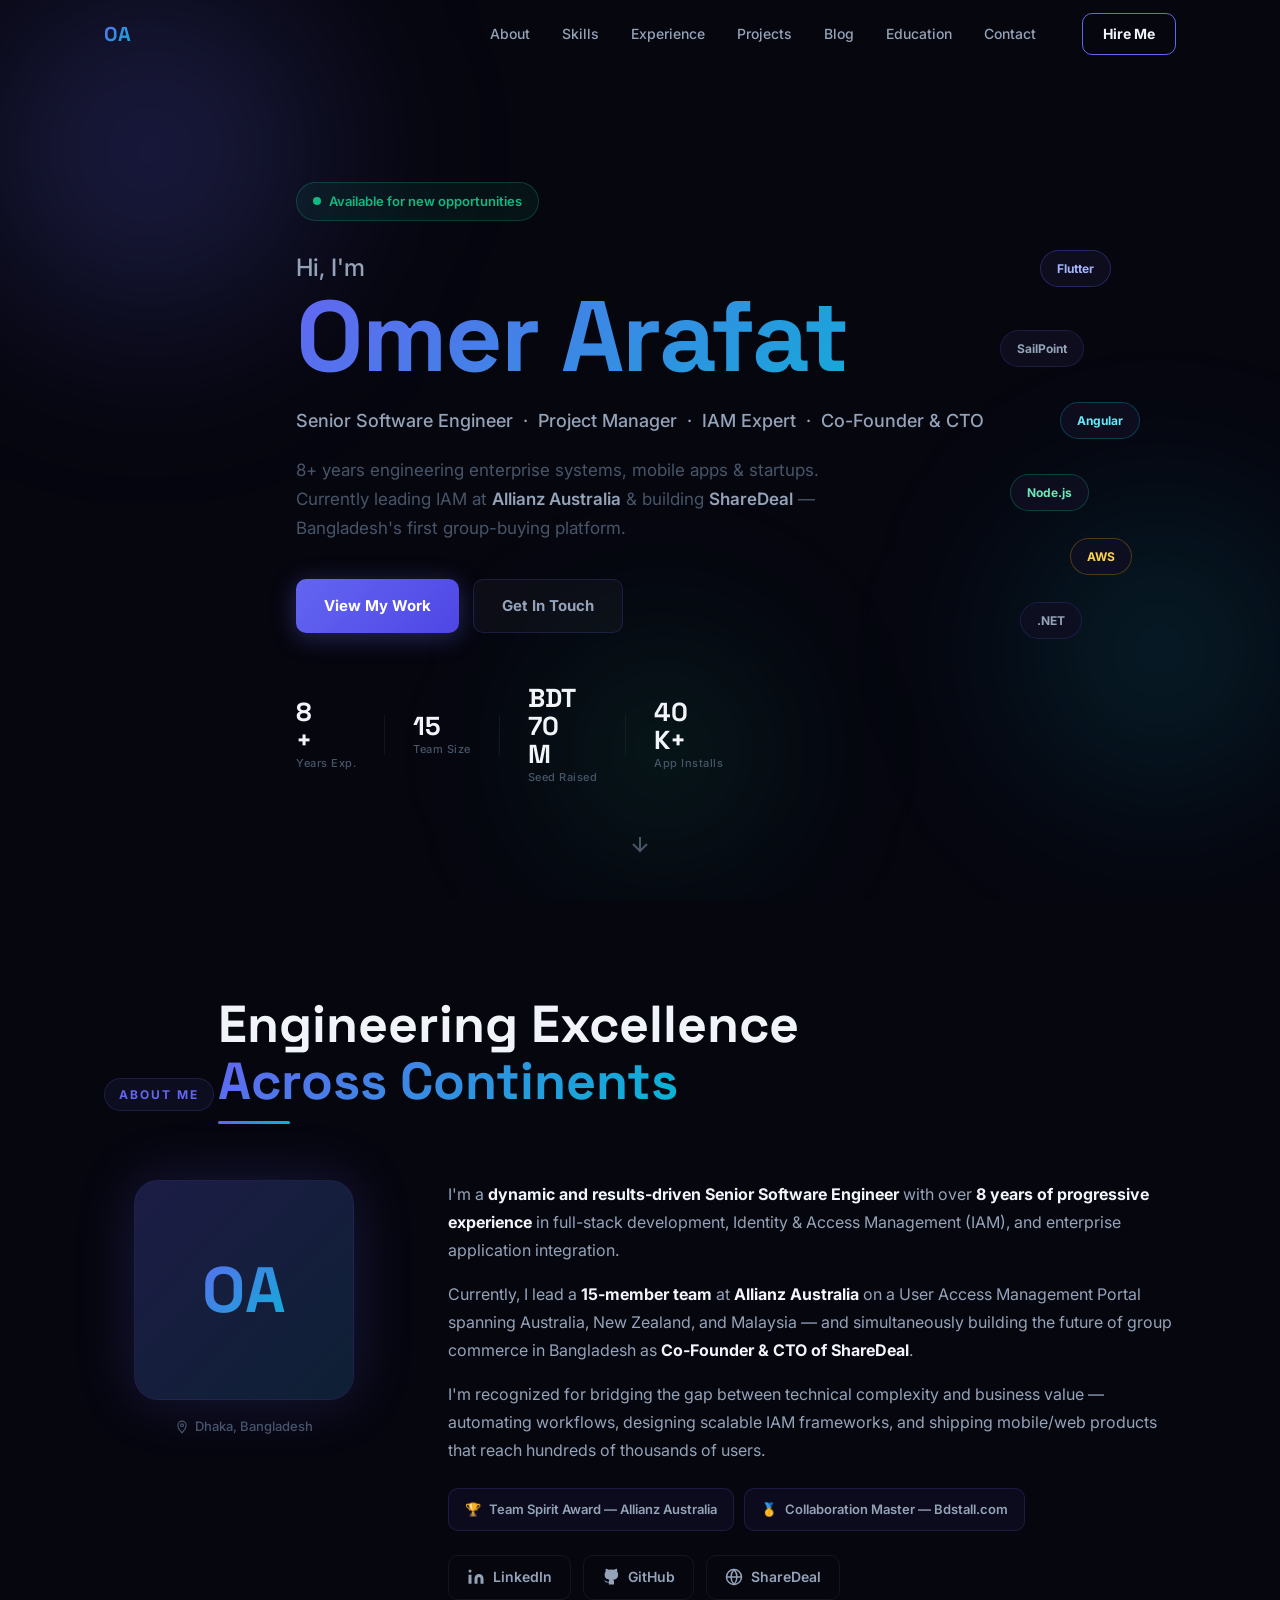
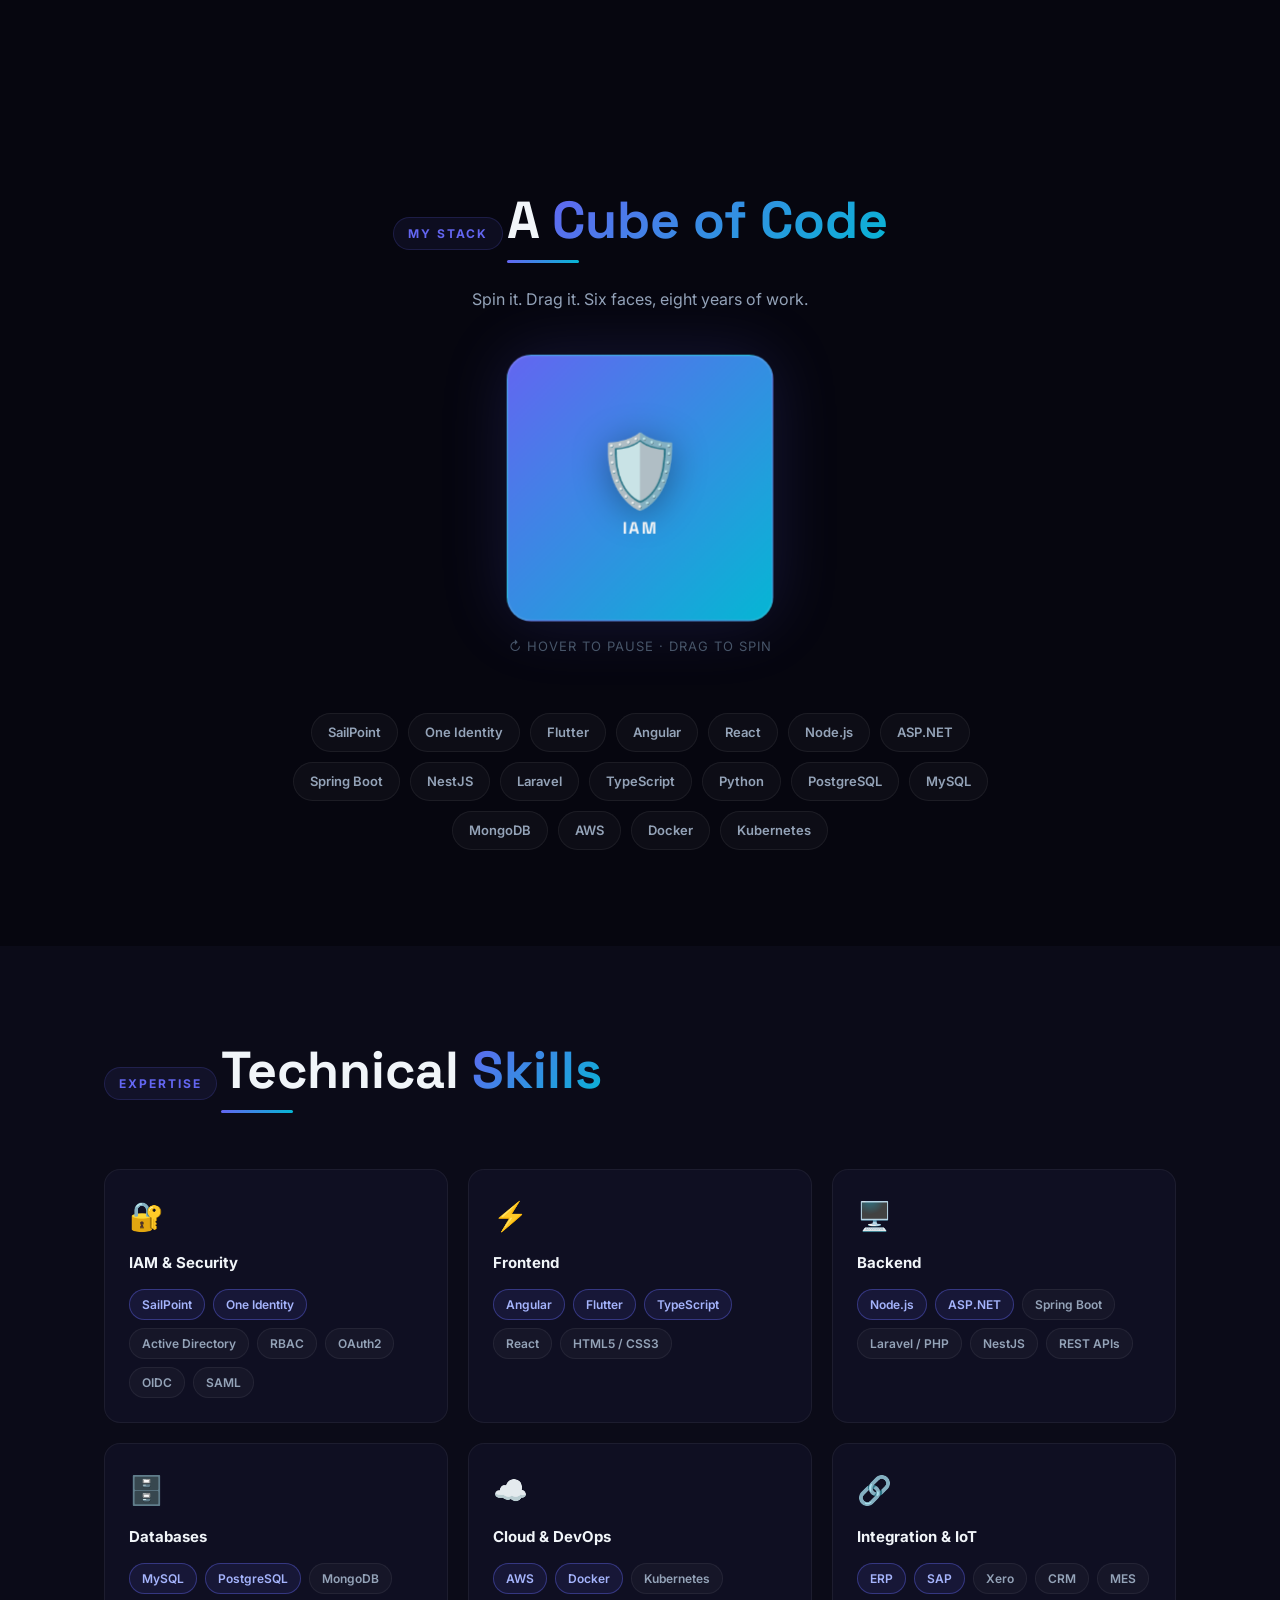
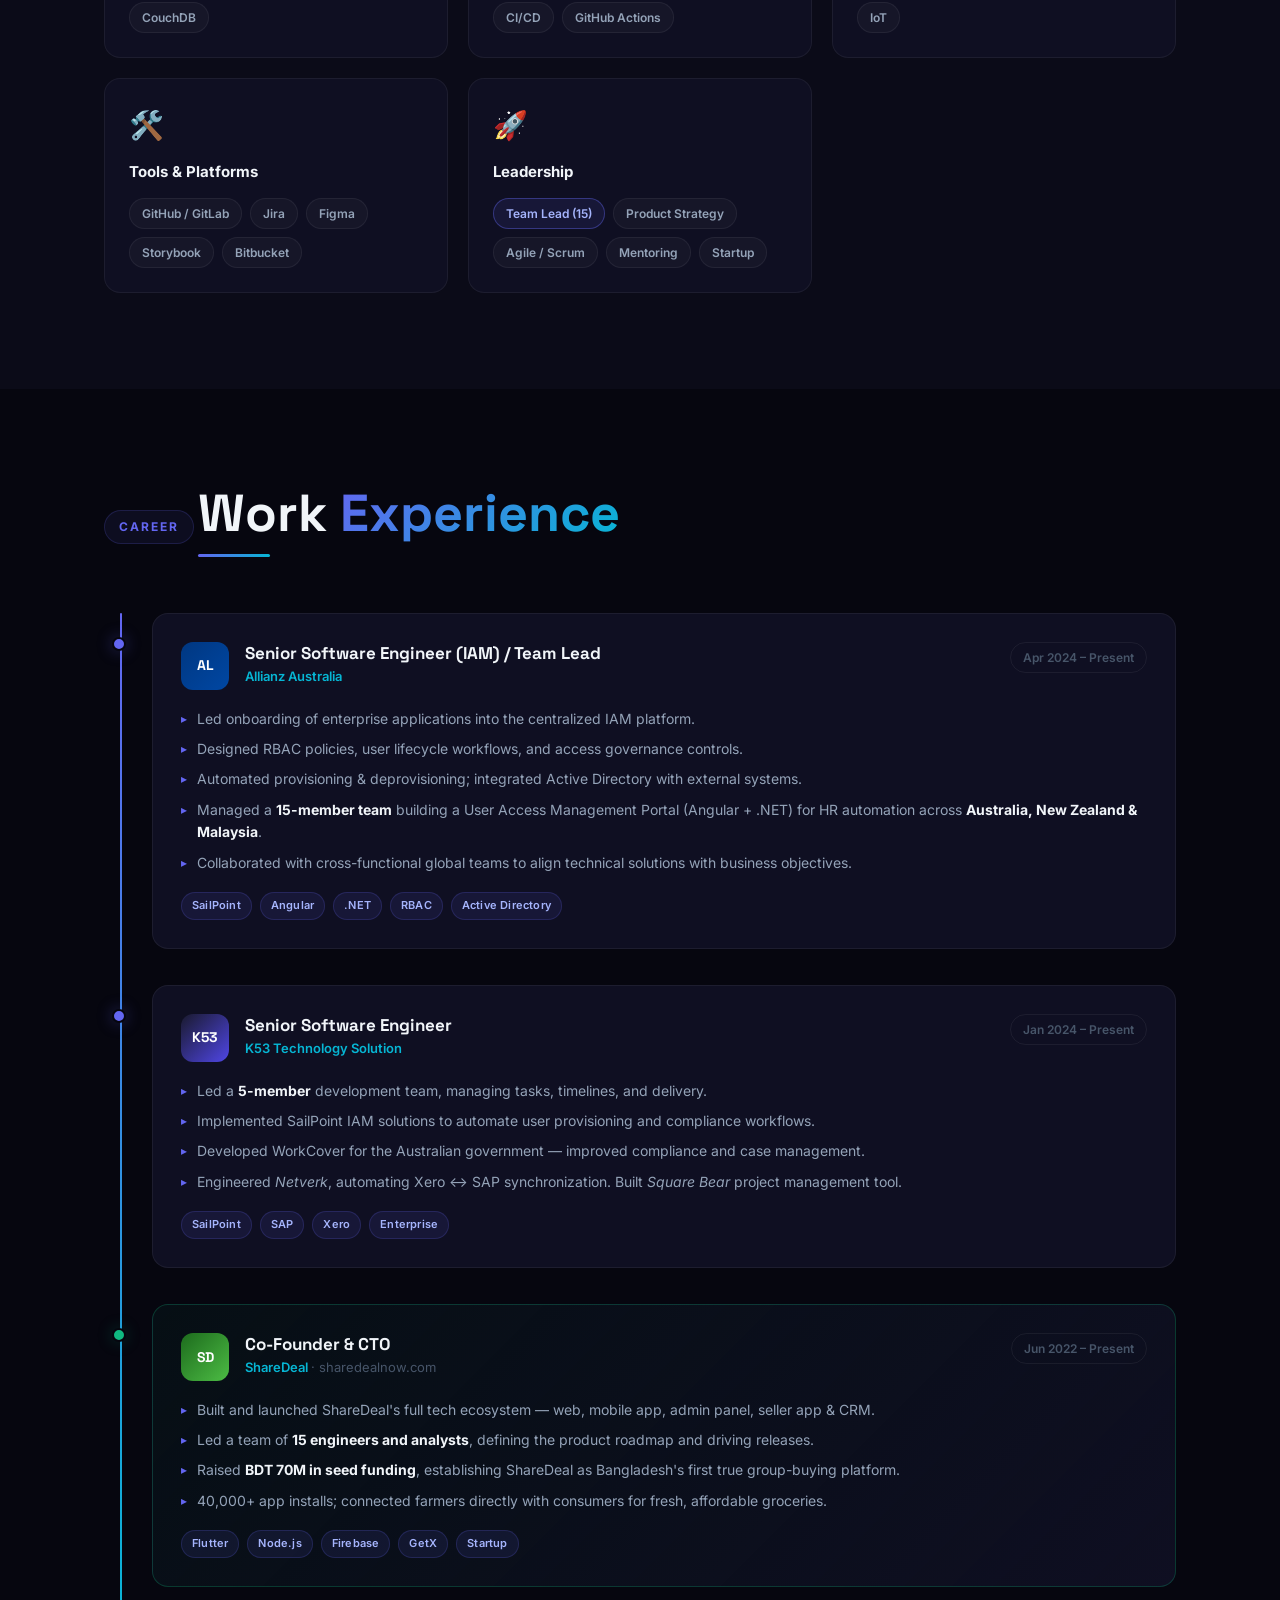
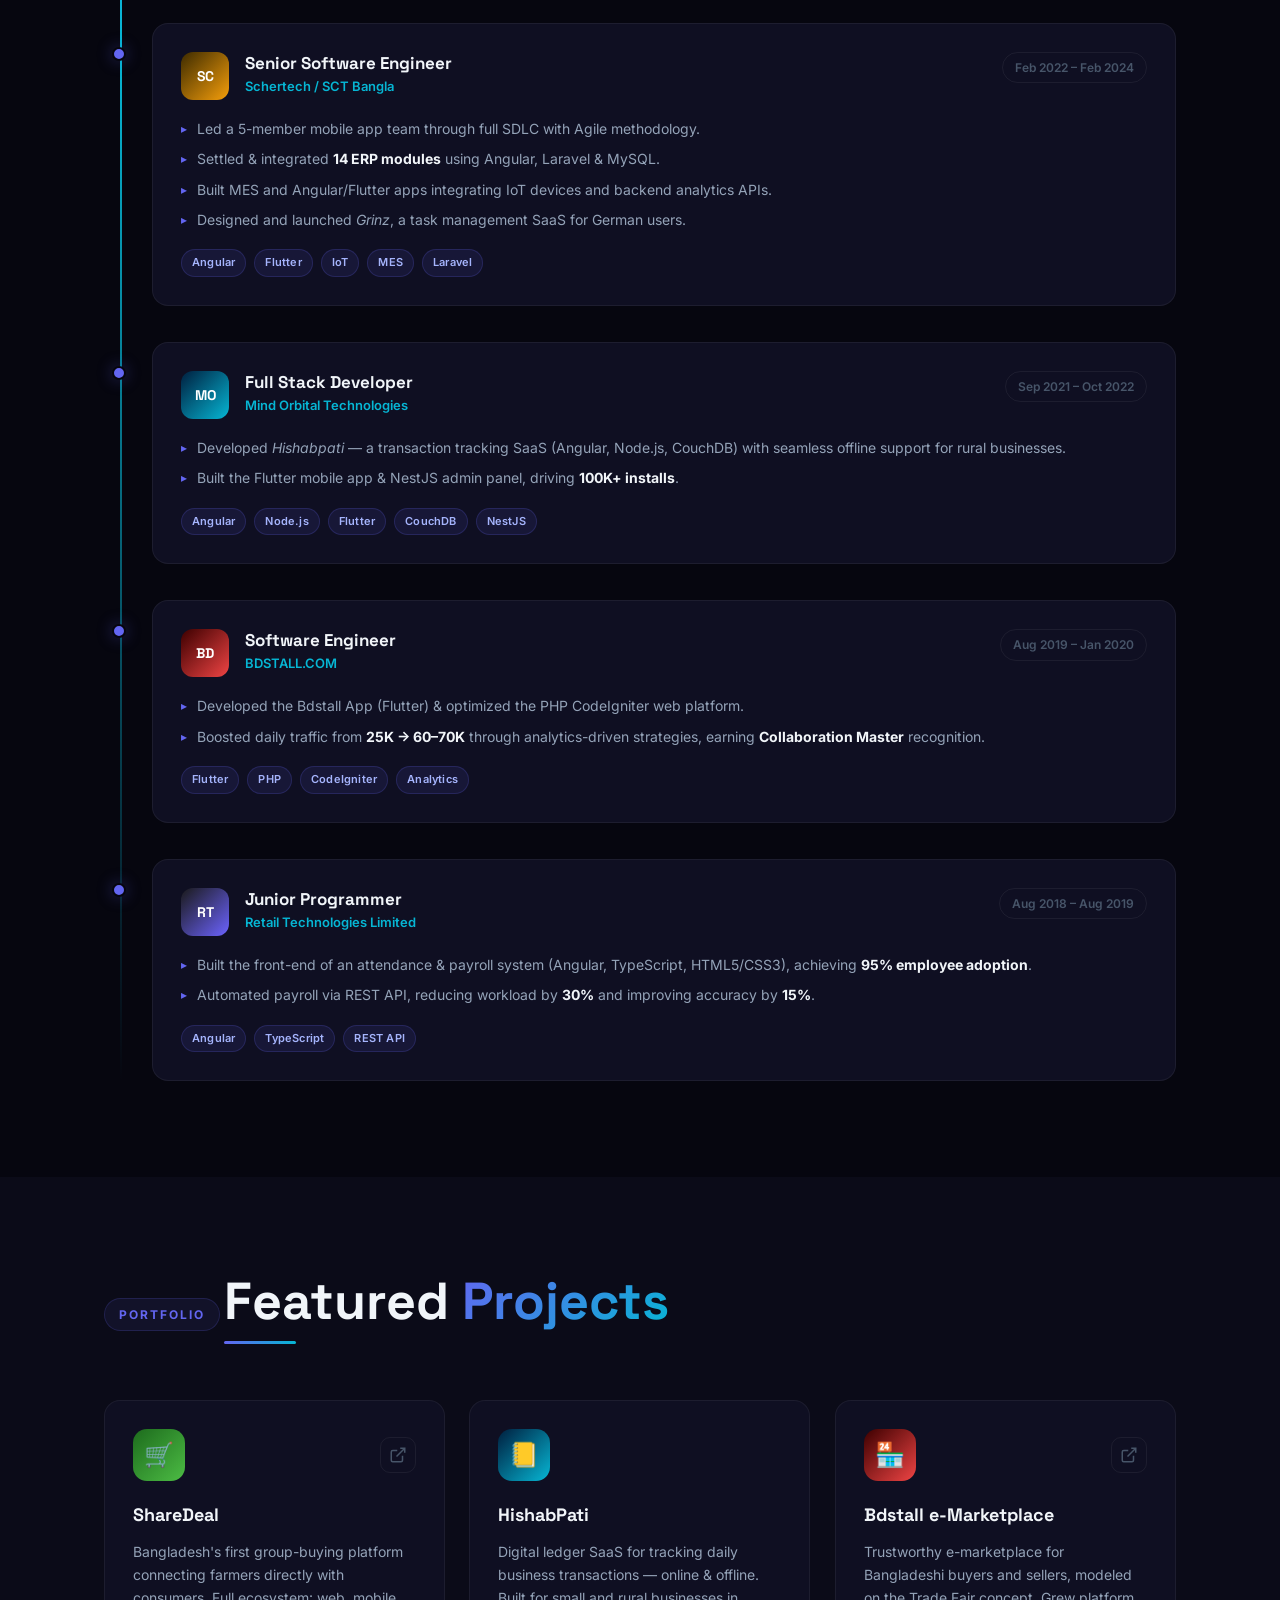
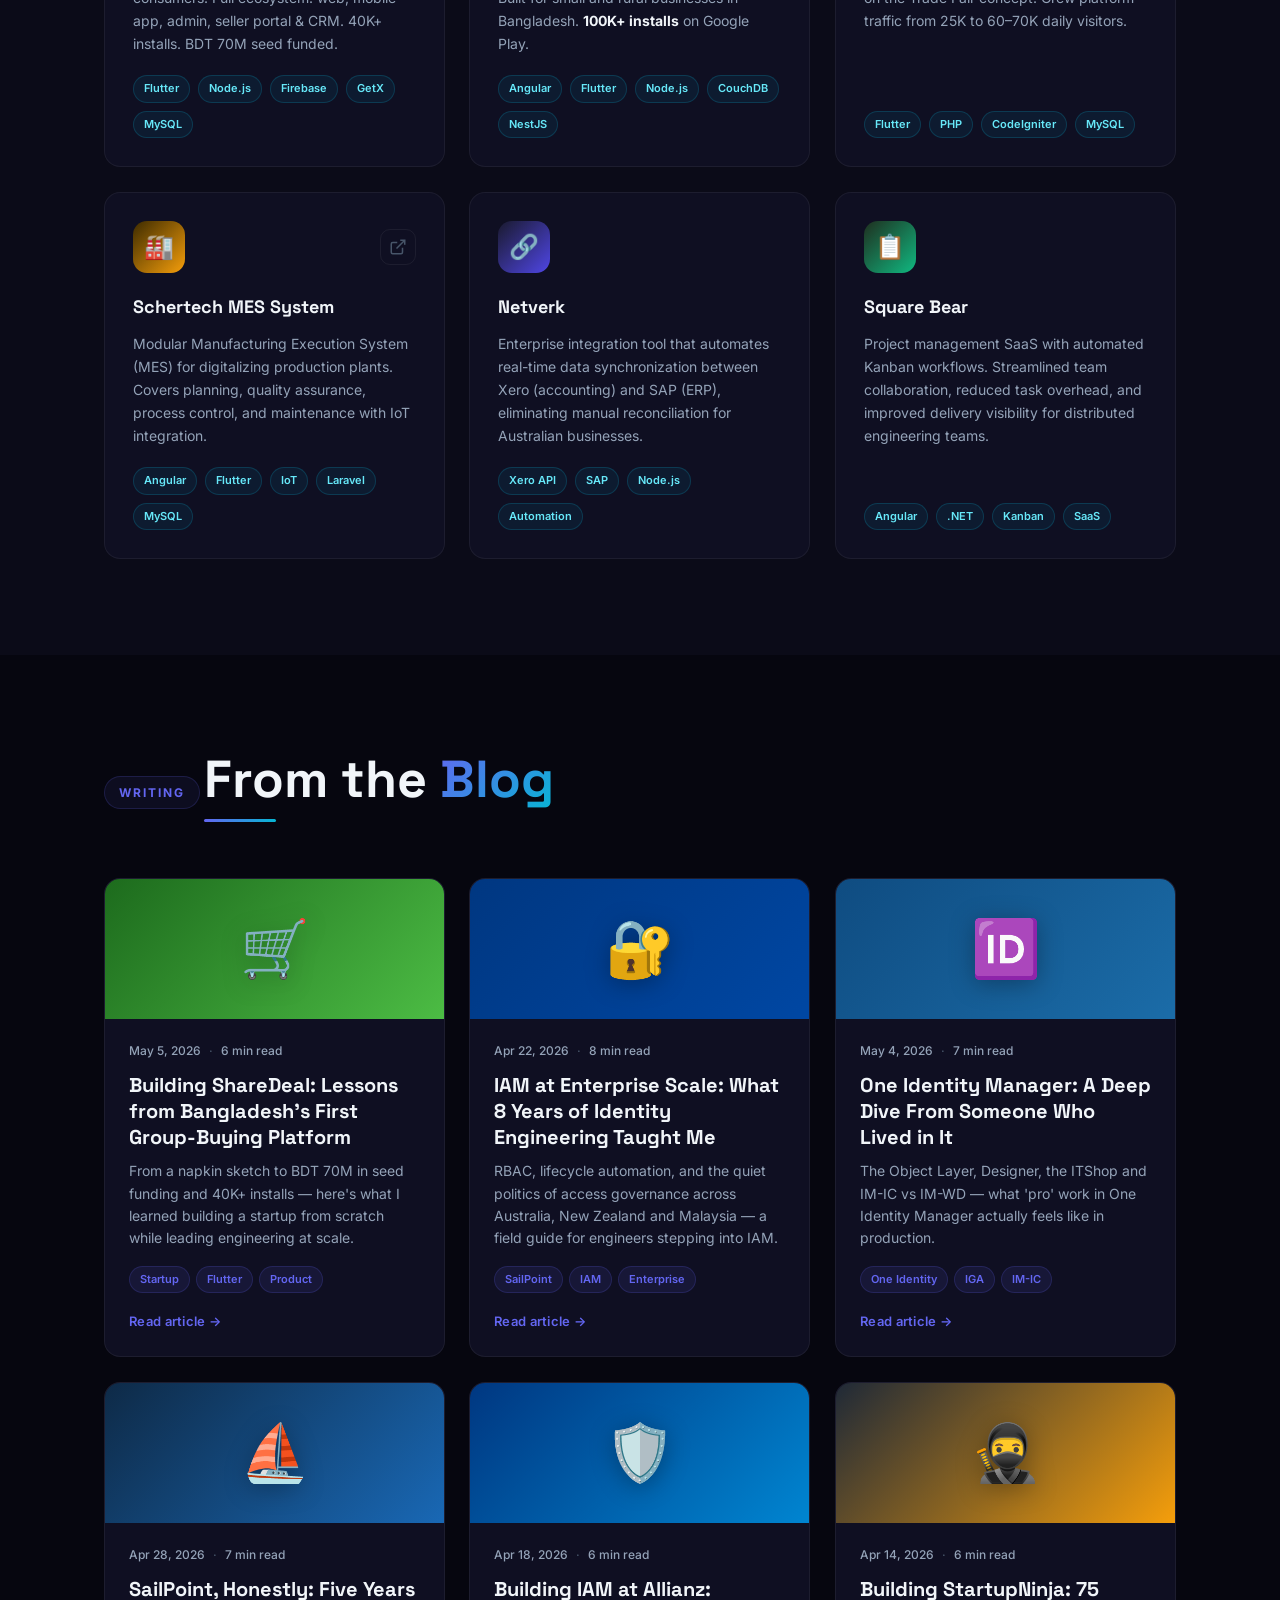
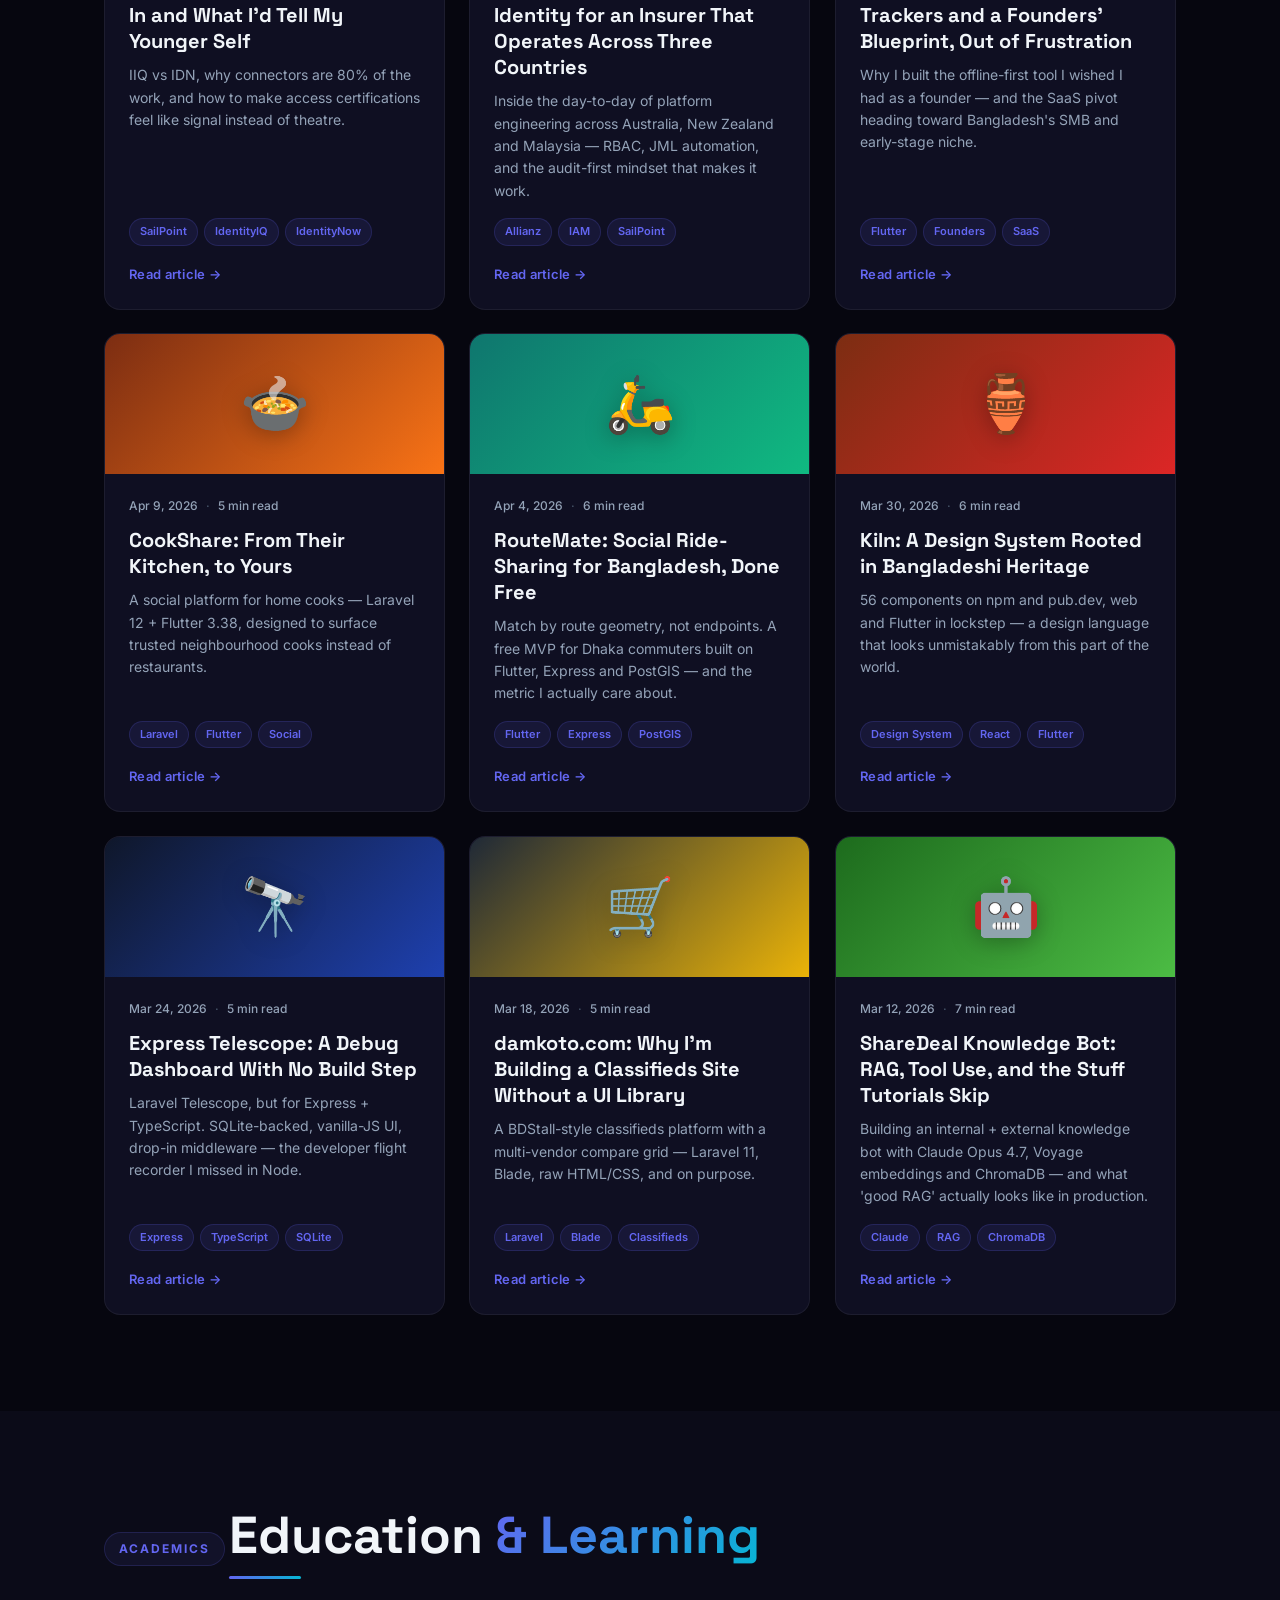
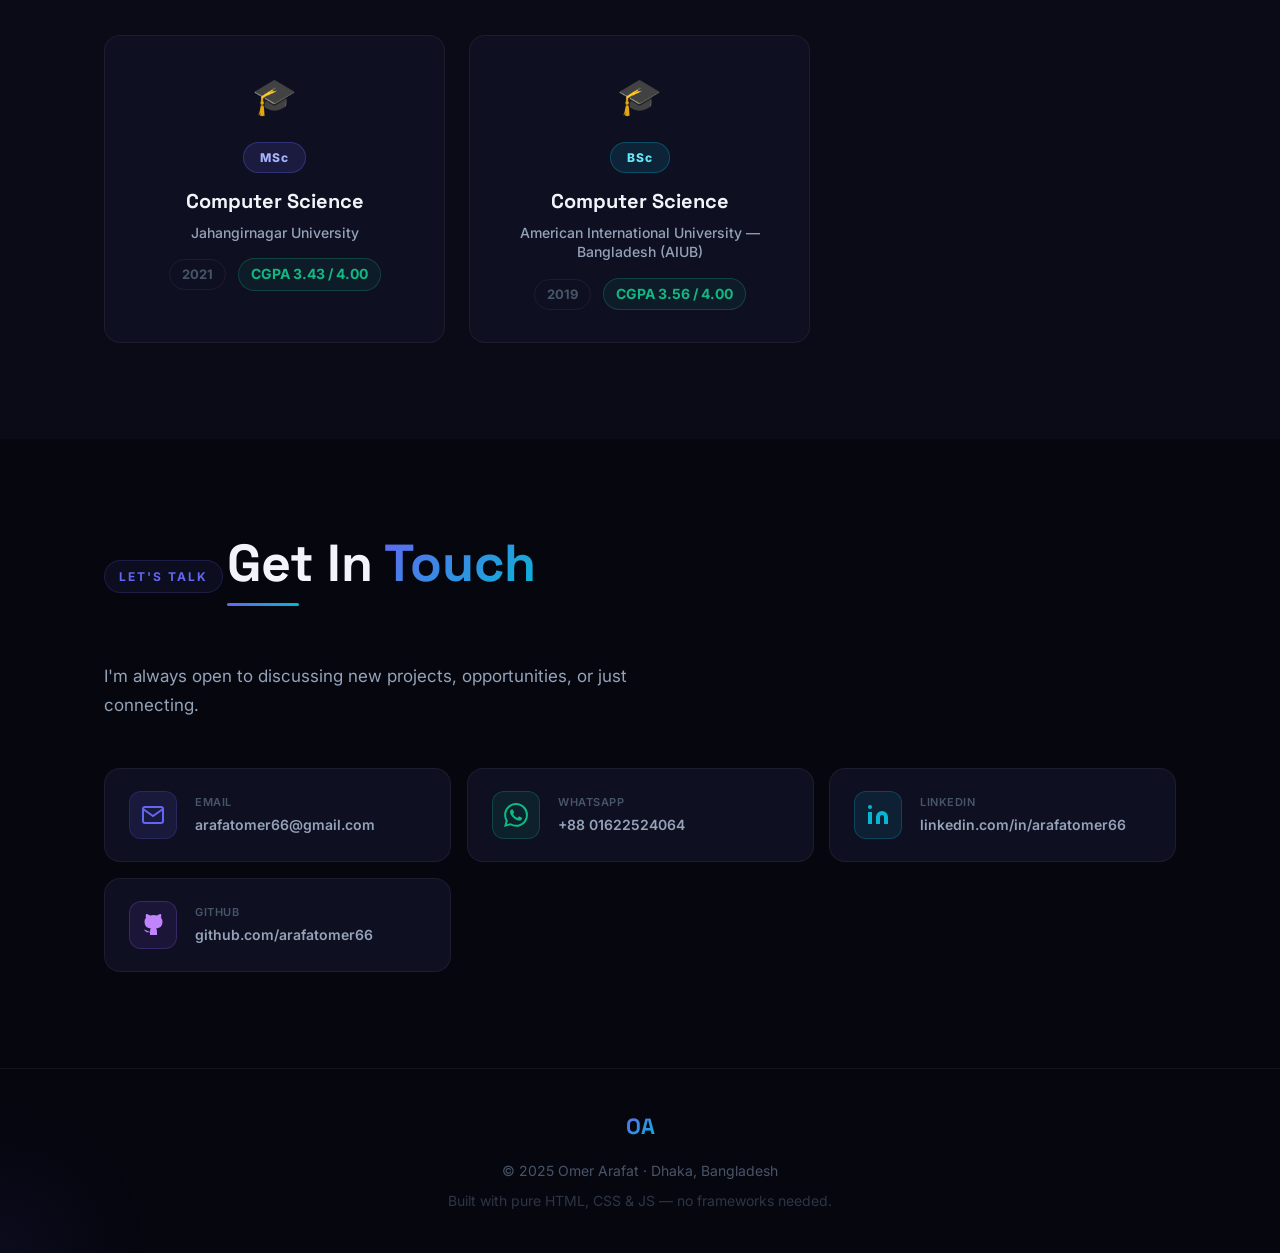
<file: index.html>
<!DOCTYPE html>
<html lang="en">
<head>
  <meta charset="UTF-8" />
  <meta name="viewport" content="width=device-width, initial-scale=1.0" />
  <title>Omer Arafat — Senior Software Engineer & Project Manager & Co-Founder</title>
  <meta name="description" content="Omer Arafat — Senior Software Engineer, IAM Expert, Co-Founder & CTO of ShareDeal. 8+ years building enterprise systems, mobile apps, and startups." />
  <link rel="preconnect" href="https://fonts.googleapis.com" />
  <link href="https://fonts.googleapis.com/css2?family=Inter:wght@300;400;500;600;700;800;900&family=Space+Grotesk:wght@400;500;600;700;800&display=swap" rel="stylesheet" />
  <link rel="stylesheet" href="css/style.css" />
</head>
<body>

  <!-- ══ NAV ═════════════════════════════════════════════════════════════ -->
  <nav id="navbar">
    <div class="nav-inner">
      <a class="nav-logo" href="#hero">OA</a>
      <ul class="nav-links">
        <li><a href="#about">About</a></li>
        <li><a href="#skills">Skills</a></li>
        <li><a href="#experience">Experience</a></li>
        <li><a href="#projects">Projects</a></li>
        <li><a href="#blog">Blog</a></li>
        <li><a href="#education">Education</a></li>
        <li><a href="#contact">Contact</a></li>
      </ul>
      <a href="mailto:arafatomer66@gmail.com" class="nav-cta">Hire Me</a>
      <button class="nav-hamburger" id="hamburger" aria-label="Menu">
        <span></span><span></span><span></span>
      </button>
    </div>
  </nav>

  <!-- Mobile menu -->
  <div class="mobile-menu" id="mobileMenu">
    <ul>
      <li><a href="#about" class="mob-link">About</a></li>
      <li><a href="#skills" class="mob-link">Skills</a></li>
      <li><a href="#experience" class="mob-link">Experience</a></li>
      <li><a href="#projects" class="mob-link">Projects</a></li>
      <li><a href="#blog" class="mob-link">Blog</a></li>
      <li><a href="#education" class="mob-link">Education</a></li>
      <li><a href="#contact" class="mob-link">Contact</a></li>
    </ul>
  </div>

  <!-- ══ HERO ═════════════════════════════════════════════════════════════ -->
  <section id="hero">
    <!-- Animated background orbs -->
    <div class="orb orb-1"></div>
    <div class="orb orb-2"></div>
    <div class="orb orb-3"></div>

    <div class="hero-content">
      <div class="hero-badge">
        <span class="badge-dot"></span>
        Available for new opportunities
      </div>

      <h1 class="hero-name">
        <span class="line-1">Hi, I'm</span>
        <span class="line-2 gradient-text">Omer Arafat</span>
      </h1>

      <p class="hero-title">
        Senior Software Engineer &nbsp;·&nbsp; Project Manager &nbsp;·&nbsp; IAM Expert &nbsp;·&nbsp; Co-Founder &amp; CTO
      </p>

      <p class="hero-sub">
        8+ years engineering enterprise systems, mobile apps &amp; startups.<br />
        Currently leading IAM at <strong>Allianz Australia</strong> &amp; building <strong>ShareDeal</strong> — Bangladesh's first group-buying platform.
      </p>

      <div class="hero-actions">
        <a href="#experience" class="btn btn-primary">View My Work</a>
        <a href="#contact" class="btn btn-ghost">Get In Touch</a>
      </div>

      <div class="hero-stats">
        <div class="stat">
          <span class="stat-num" data-target="8">0</span><span>+</span>
          <span class="stat-label">Years Exp.</span>
        </div>
        <div class="stat-divider"></div>
        <div class="stat">
          <span class="stat-num" data-target="15">0</span>
          <span class="stat-label">Team Size</span>
        </div>
        <div class="stat-divider"></div>
        <div class="stat">
          <span>BDT</span><span class="stat-num" data-target="70">0</span><span>M</span>
          <span class="stat-label">Seed Raised</span>
        </div>
        <div class="stat-divider"></div>
        <div class="stat">
          <span class="stat-num" data-target="40">0</span><span>K+</span>
          <span class="stat-label">App Installs</span>
        </div>
      </div>
    </div>

    <!-- Floating tech tags -->
    <div class="hero-tags">
      <span class="tag-float t1">Flutter</span>
      <span class="tag-float t2">SailPoint</span>
      <span class="tag-float t3">Angular</span>
      <span class="tag-float t4">Node.js</span>
      <span class="tag-float t5">AWS</span>
      <span class="tag-float t6">.NET</span>
    </div>

    <a href="#about" class="scroll-indicator" aria-label="Scroll down">
      <svg width="24" height="24" viewBox="0 0 24 24" fill="none" stroke="currentColor" stroke-width="2"><path d="M12 5v14M5 12l7 7 7-7"/></svg>
    </a>
  </section>

  <!-- ══ ABOUT ══════════════════════════════════════════════════════════════ -->
  <section id="about" class="section">
    <div class="container">
      <div class="section-label reveal">About Me</div>
      <h2 class="section-title reveal">Engineering Excellence<br /><span class="gradient-text">Across Continents</span></h2>

      <div class="about-grid">
        <!-- Avatar -->
        <div class="about-avatar-wrap reveal">
          <div class="about-avatar">
            <div class="avatar-initials">OA</div>
          </div>
          <div class="about-location">
            <svg width="14" height="14" viewBox="0 0 24 24" fill="none" stroke="currentColor" stroke-width="2"><path d="M12 2C8.13 2 5 5.13 5 9c0 5.25 7 13 7 13s7-7.75 7-13c0-3.87-3.13-7-7-7zm0 9.5c-1.38 0-2.5-1.12-2.5-2.5s1.12-2.5 2.5-2.5 2.5 1.12 2.5 2.5-1.12 2.5-2.5 2.5z"/></svg>
            Dhaka, Bangladesh
          </div>
        </div>

        <!-- Text -->
        <div class="about-text reveal">
          <p>
            I'm a <strong>dynamic and results-driven Senior Software Engineer</strong> with over <strong>8 years of progressive experience</strong> in full-stack development, Identity &amp; Access Management (IAM), and enterprise application integration.
          </p>
          <p>
            Currently, I lead a <strong>15-member team</strong> at <strong>Allianz Australia</strong> on a User Access Management Portal spanning Australia, New Zealand, and Malaysia — and simultaneously building the future of group commerce in Bangladesh as <strong>Co-Founder &amp; CTO of ShareDeal</strong>.
          </p>
          <p>
            I'm recognized for bridging the gap between technical complexity and business value — automating workflows, designing scalable IAM frameworks, and shipping mobile/web products that reach hundreds of thousands of users.
          </p>

          <div class="about-awards">
            <div class="award-chip">
              <span class="award-icon">🏆</span>
              Team Spirit Award — Allianz Australia
            </div>
            <div class="award-chip">
              <span class="award-icon">🥇</span>
              Collaboration Master — Bdstall.com
            </div>
          </div>

          <div class="about-links">
            <a href="https://linkedin.com/in/arafatomer66/" target="_blank" class="about-link">
              <svg width="18" height="18" viewBox="0 0 24 24" fill="currentColor"><path d="M16 8a6 6 0 016 6v7h-4v-7a2 2 0 00-2-2 2 2 0 00-2 2v7h-4v-7a6 6 0 016-6zM2 9h4v12H2z"/><circle cx="4" cy="4" r="2"/></svg>
              LinkedIn
            </a>
            <a href="https://github.com/arafatomer66" target="_blank" class="about-link">
              <svg width="18" height="18" viewBox="0 0 24 24" fill="currentColor"><path d="M9 19c-5 1.5-5-2.5-7-3m14 6v-3.87a3.37 3.37 0 00-.94-2.61c3.14-.35 6.44-1.54 6.44-7A5.44 5.44 0 0020 4.77 5.07 5.07 0 0019.91 1S18.73.65 16 2.48a13.38 13.38 0 00-7 0C6.27.65 5.09 1 5.09 1A5.07 5.07 0 005 4.77a5.44 5.44 0 00-1.5 3.78c0 5.42 3.3 6.61 6.44 7A3.37 3.37 0 009 18.13V22"/></svg>
              GitHub
            </a>
            <a href="https://sharedealnow.com" target="_blank" class="about-link">
              <svg width="18" height="18" viewBox="0 0 24 24" fill="none" stroke="currentColor" stroke-width="2"><circle cx="12" cy="12" r="10"/><line x1="2" y1="12" x2="22" y2="12"/><path d="M12 2a15.3 15.3 0 014 10 15.3 15.3 0 01-4 10 15.3 15.3 0 01-4-10 15.3 15.3 0 014-10z"/></svg>
              ShareDeal
            </a>
          </div>
        </div>
      </div>
    </div>
  </section>

  <!-- ══ TECH STACK 3D CUBE ═══════════════════════════════════════════════ -->
  <section id="stack" class="section">
    <div class="container">
      <div class="section-label reveal">My Stack</div>
      <h2 class="section-title reveal">A <span class="gradient-text">Cube of Code</span></h2>
      <p class="stack-intro reveal">Spin it. Drag it. Six faces, eight years of work.</p>

      <div class="cube-stage reveal">
        <div class="cube" id="techCube">
          <div class="cube-face front">
            <span class="glyph">🛡️</span>
            <span class="lbl">IAM</span>
          </div>
          <div class="cube-face back">
            <span class="glyph">⛵</span>
            <span class="lbl">SailPoint</span>
          </div>
          <div class="cube-face right">
            <span class="glyph">📱</span>
            <span class="lbl">Flutter</span>
          </div>
          <div class="cube-face left">
            <span class="glyph">⚡</span>
            <span class="lbl">Angular</span>
          </div>
          <div class="cube-face top">
            <span class="glyph">🟢</span>
            <span class="lbl">Node.js</span>
          </div>
          <div class="cube-face bottom">
            <span class="glyph">☁️</span>
            <span class="lbl">AWS</span>
          </div>
        </div>
      </div>

      <div class="stack-hint reveal">↻ hover to pause · drag to spin</div>

      <div class="stack-tags reveal">
        <span>SailPoint</span><span>One Identity</span><span>Flutter</span>
        <span>Angular</span><span>React</span><span>Node.js</span>
        <span>ASP.NET</span><span>Spring Boot</span><span>NestJS</span>
        <span>Laravel</span><span>TypeScript</span><span>Python</span>
        <span>PostgreSQL</span><span>MySQL</span><span>MongoDB</span>
        <span>AWS</span><span>Docker</span><span>Kubernetes</span>
      </div>
    </div>
  </section>

  <!-- ══ SKILLS ════════════════════════════════════════════════════════════ -->
  <section id="skills" class="section section-alt">
    <div class="container">
      <div class="section-label reveal">Expertise</div>
      <h2 class="section-title reveal">Technical <span class="gradient-text">Skills</span></h2>

      <div class="skills-grid">

        <div class="skill-category reveal">
          <div class="skill-cat-icon">🔐</div>
          <h3>IAM &amp; Security</h3>
          <div class="skill-tags">
            <span class="skill-tag hot">SailPoint</span>
            <span class="skill-tag hot">One Identity</span>
            <span class="skill-tag">Active Directory</span>
            <span class="skill-tag">RBAC</span>
            <span class="skill-tag">OAuth2</span>
            <span class="skill-tag">OIDC</span>
            <span class="skill-tag">SAML</span>
          </div>
        </div>

        <div class="skill-category reveal">
          <div class="skill-cat-icon">⚡</div>
          <h3>Frontend</h3>
          <div class="skill-tags">
            <span class="skill-tag hot">Angular</span>
            <span class="skill-tag hot">Flutter</span>
            <span class="skill-tag hot">TypeScript</span>
            <span class="skill-tag">React</span>
            <span class="skill-tag">HTML5 / CSS3</span>
          </div>
        </div>

        <div class="skill-category reveal">
          <div class="skill-cat-icon">🖥️</div>
          <h3>Backend</h3>
          <div class="skill-tags">
            <span class="skill-tag hot">Node.js</span>
            <span class="skill-tag hot">ASP.NET</span>
            <span class="skill-tag">Spring Boot</span>
            <span class="skill-tag">Laravel / PHP</span>
            <span class="skill-tag">NestJS</span>
            <span class="skill-tag">REST APIs</span>
          </div>
        </div>

        <div class="skill-category reveal">
          <div class="skill-cat-icon">🗄️</div>
          <h3>Databases</h3>
          <div class="skill-tags">
            <span class="skill-tag hot">MySQL</span>
            <span class="skill-tag hot">PostgreSQL</span>
            <span class="skill-tag">MongoDB</span>
            <span class="skill-tag">CouchDB</span>
          </div>
        </div>

        <div class="skill-category reveal">
          <div class="skill-cat-icon">☁️</div>
          <h3>Cloud &amp; DevOps</h3>
          <div class="skill-tags">
            <span class="skill-tag hot">AWS</span>
            <span class="skill-tag hot">Docker</span>
            <span class="skill-tag">Kubernetes</span>
            <span class="skill-tag">CI/CD</span>
            <span class="skill-tag">GitHub Actions</span>
          </div>
        </div>

        <div class="skill-category reveal">
          <div class="skill-cat-icon">🔗</div>
          <h3>Integration &amp; IoT</h3>
          <div class="skill-tags">
            <span class="skill-tag hot">ERP</span>
            <span class="skill-tag hot">SAP</span>
            <span class="skill-tag">Xero</span>
            <span class="skill-tag">CRM</span>
            <span class="skill-tag">MES</span>
            <span class="skill-tag">IoT</span>
          </div>
        </div>

        <div class="skill-category reveal">
          <div class="skill-cat-icon">🛠️</div>
          <h3>Tools &amp; Platforms</h3>
          <div class="skill-tags">
            <span class="skill-tag">GitHub / GitLab</span>
            <span class="skill-tag">Jira</span>
            <span class="skill-tag">Figma</span>
            <span class="skill-tag">Storybook</span>
            <span class="skill-tag">Bitbucket</span>
          </div>
        </div>

        <div class="skill-category reveal">
          <div class="skill-cat-icon">🚀</div>
          <h3>Leadership</h3>
          <div class="skill-tags">
            <span class="skill-tag hot">Team Lead (15)</span>
            <span class="skill-tag">Product Strategy</span>
            <span class="skill-tag">Agile / Scrum</span>
            <span class="skill-tag">Mentoring</span>
            <span class="skill-tag">Startup</span>
          </div>
        </div>

      </div>
    </div>
  </section>

  <!-- ══ EXPERIENCE ════════════════════════════════════════════════════════ -->
  <section id="experience" class="section">
    <div class="container">
      <div class="section-label reveal">Career</div>
      <h2 class="section-title reveal">Work <span class="gradient-text">Experience</span></h2>

      <div class="timeline">

        <!-- Allianz -->
        <div class="timeline-item reveal">
          <div class="timeline-dot"></div>
          <div class="timeline-card">
            <div class="tcard-header">
              <div class="tcard-company-badge" style="background: linear-gradient(135deg,#003781,#0047A3)">AL</div>
              <div>
                <h3 class="tcard-role">Senior Software Engineer (IAM) / Team Lead</h3>
                <div class="tcard-company">Allianz Australia</div>
              </div>
              <div class="tcard-period">Apr 2024 – Present</div>
            </div>
            <ul class="tcard-bullets">
              <li>Led onboarding of enterprise applications into the centralized IAM platform.</li>
              <li>Designed RBAC policies, user lifecycle workflows, and access governance controls.</li>
              <li>Automated provisioning &amp; deprovisioning; integrated Active Directory with external systems.</li>
              <li>Managed a <strong>15-member team</strong> building a User Access Management Portal (Angular + .NET) for HR automation across <strong>Australia, New Zealand &amp; Malaysia</strong>.</li>
              <li>Collaborated with cross-functional global teams to align technical solutions with business objectives.</li>
            </ul>
            <div class="tcard-tags">
              <span>SailPoint</span><span>Angular</span><span>.NET</span><span>RBAC</span><span>Active Directory</span>
            </div>
          </div>
        </div>

        <!-- K53 -->
        <div class="timeline-item reveal">
          <div class="timeline-dot"></div>
          <div class="timeline-card">
            <div class="tcard-header">
              <div class="tcard-company-badge" style="background: linear-gradient(135deg,#1a1a2e,#4F46E5)">K53</div>
              <div>
                <h3 class="tcard-role">Senior Software Engineer</h3>
                <div class="tcard-company">K53 Technology Solution</div>
              </div>
              <div class="tcard-period">Jan 2024 – Present</div>
            </div>
            <ul class="tcard-bullets">
              <li>Led a <strong>5-member</strong> development team, managing tasks, timelines, and delivery.</li>
              <li>Implemented SailPoint IAM solutions to automate user provisioning and compliance workflows.</li>
              <li>Developed WorkCover for the Australian government — improved compliance and case management.</li>
              <li>Engineered <em>Netverk</em>, automating Xero ↔ SAP synchronization. Built <em>Square Bear</em> project management tool.</li>
            </ul>
            <div class="tcard-tags">
              <span>SailPoint</span><span>SAP</span><span>Xero</span><span>Enterprise</span>
            </div>
          </div>
        </div>

        <!-- ShareDeal -->
        <div class="timeline-item reveal">
          <div class="timeline-dot dot-green"></div>
          <div class="timeline-card card-highlight">
            <div class="tcard-header">
              <div class="tcard-company-badge" style="background: linear-gradient(135deg,#1d6b1d,#4CBC44)">SD</div>
              <div>
                <h3 class="tcard-role">Co-Founder &amp; CTO</h3>
                <div class="tcard-company">ShareDeal <span class="tcard-note">· sharedealnow.com</span></div>
              </div>
              <div class="tcard-period">Jun 2022 – Present</div>
            </div>
            <ul class="tcard-bullets">
              <li>Built and launched ShareDeal's full tech ecosystem — web, mobile app, admin panel, seller app &amp; CRM.</li>
              <li>Led a team of <strong>15 engineers and analysts</strong>, defining the product roadmap and driving releases.</li>
              <li>Raised <strong>BDT 70M in seed funding</strong>, establishing ShareDeal as Bangladesh's first true group-buying platform.</li>
              <li>40,000+ app installs; connected farmers directly with consumers for fresh, affordable groceries.</li>
            </ul>
            <div class="tcard-tags">
              <span>Flutter</span><span>Node.js</span><span>Firebase</span><span>GetX</span><span>Startup</span>
            </div>
          </div>
        </div>

        <!-- Schertech -->
        <div class="timeline-item reveal">
          <div class="timeline-dot"></div>
          <div class="timeline-card">
            <div class="tcard-header">
              <div class="tcard-company-badge" style="background: linear-gradient(135deg,#3d2b00,#F59E0B)">SC</div>
              <div>
                <h3 class="tcard-role">Senior Software Engineer</h3>
                <div class="tcard-company">Schertech / SCT Bangla</div>
              </div>
              <div class="tcard-period">Feb 2022 – Feb 2024</div>
            </div>
            <ul class="tcard-bullets">
              <li>Led a 5-member mobile app team through full SDLC with Agile methodology.</li>
              <li>Settled &amp; integrated <strong>14 ERP modules</strong> using Angular, Laravel &amp; MySQL.</li>
              <li>Built MES and Angular/Flutter apps integrating IoT devices and backend analytics APIs.</li>
              <li>Designed and launched <em>Grinz</em>, a task management SaaS for German users.</li>
            </ul>
            <div class="tcard-tags">
              <span>Angular</span><span>Flutter</span><span>IoT</span><span>MES</span><span>Laravel</span>
            </div>
          </div>
        </div>

        <!-- Mind Orbital -->
        <div class="timeline-item reveal">
          <div class="timeline-dot"></div>
          <div class="timeline-card">
            <div class="tcard-header">
              <div class="tcard-company-badge" style="background: linear-gradient(135deg,#001f3f,#06B6D4)">MO</div>
              <div>
                <h3 class="tcard-role">Full Stack Developer</h3>
                <div class="tcard-company">Mind Orbital Technologies</div>
              </div>
              <div class="tcard-period">Sep 2021 – Oct 2022</div>
            </div>
            <ul class="tcard-bullets">
              <li>Developed <em>Hishabpati</em> — a transaction tracking SaaS (Angular, Node.js, CouchDB) with seamless offline support for rural businesses.</li>
              <li>Built the Flutter mobile app &amp; NestJS admin panel, driving <strong>100K+ installs</strong>.</li>
            </ul>
            <div class="tcard-tags">
              <span>Angular</span><span>Node.js</span><span>Flutter</span><span>CouchDB</span><span>NestJS</span>
            </div>
          </div>
        </div>

        <!-- Bdstall -->
        <div class="timeline-item reveal">
          <div class="timeline-dot"></div>
          <div class="timeline-card">
            <div class="tcard-header">
              <div class="tcard-company-badge" style="background: linear-gradient(135deg,#3d0000,#EF4444)">BD</div>
              <div>
                <h3 class="tcard-role">Software Engineer</h3>
                <div class="tcard-company">BDSTALL.COM</div>
              </div>
              <div class="tcard-period">Aug 2019 – Jan 2020</div>
            </div>
            <ul class="tcard-bullets">
              <li>Developed the Bdstall App (Flutter) &amp; optimized the PHP CodeIgniter web platform.</li>
              <li>Boosted daily traffic from <strong>25K → 60–70K</strong> through analytics-driven strategies, earning <strong>Collaboration Master</strong> recognition.</li>
            </ul>
            <div class="tcard-tags">
              <span>Flutter</span><span>PHP</span><span>CodeIgniter</span><span>Analytics</span>
            </div>
          </div>
        </div>

        <!-- Retail Technologies -->
        <div class="timeline-item reveal">
          <div class="timeline-dot"></div>
          <div class="timeline-card">
            <div class="tcard-header">
              <div class="tcard-company-badge" style="background: linear-gradient(135deg,#1a1a1a,#6C63FF)">RT</div>
              <div>
                <h3 class="tcard-role">Junior Programmer</h3>
                <div class="tcard-company">Retail Technologies Limited</div>
              </div>
              <div class="tcard-period">Aug 2018 – Aug 2019</div>
            </div>
            <ul class="tcard-bullets">
              <li>Built the front-end of an attendance &amp; payroll system (Angular, TypeScript, HTML5/CSS3), achieving <strong>95% employee adoption</strong>.</li>
              <li>Automated payroll via REST API, reducing workload by <strong>30%</strong> and improving accuracy by <strong>15%</strong>.</li>
            </ul>
            <div class="tcard-tags">
              <span>Angular</span><span>TypeScript</span><span>REST API</span>
            </div>
          </div>
        </div>

      </div>
    </div>
  </section>

  <!-- ══ PROJECTS ══════════════════════════════════════════════════════════ -->
  <section id="projects" class="section section-alt">
    <div class="container">
      <div class="section-label reveal">Portfolio</div>
      <h2 class="section-title reveal">Featured <span class="gradient-text">Projects</span></h2>

      <div class="projects-grid">

        <div class="project-card reveal">
          <div class="project-top">
            <div class="project-icon" style="background:linear-gradient(135deg,#1d6b1d,#4CBC44)">🛒</div>
            <div class="project-links">
              <a href="https://sharedealnow.com" target="_blank" title="Live site">
                <svg width="18" height="18" viewBox="0 0 24 24" fill="none" stroke="currentColor" stroke-width="2"><path d="M18 13v6a2 2 0 01-2 2H5a2 2 0 01-2-2V8a2 2 0 012-2h6M15 3h6v6M10 14L21 3"/></svg>
              </a>
            </div>
          </div>
          <h3>ShareDeal</h3>
          <p>Bangladesh's first group-buying platform connecting farmers directly with consumers. Full ecosystem: web, mobile app, admin, seller portal &amp; CRM. 40K+ installs. BDT 70M seed funded.</p>
          <div class="project-stack">
            <span>Flutter</span><span>Node.js</span><span>Firebase</span><span>GetX</span><span>MySQL</span>
          </div>
        </div>

        <div class="project-card reveal">
          <div class="project-top">
            <div class="project-icon" style="background:linear-gradient(135deg,#001f3f,#06B6D4)">📒</div>
            <div class="project-links"></div>
          </div>
          <h3>HishabPati</h3>
          <p>Digital ledger SaaS for tracking daily business transactions — online &amp; offline. Built for small and rural businesses in Bangladesh. <strong>100K+ installs</strong> on Google Play.</p>
          <div class="project-stack">
            <span>Angular</span><span>Flutter</span><span>Node.js</span><span>CouchDB</span><span>NestJS</span>
          </div>
        </div>

        <div class="project-card reveal">
          <div class="project-top">
            <div class="project-icon" style="background:linear-gradient(135deg,#3d0000,#EF4444)">🏪</div>
            <div class="project-links">
              <a href="https://bdstall.com" target="_blank" title="Live site">
                <svg width="18" height="18" viewBox="0 0 24 24" fill="none" stroke="currentColor" stroke-width="2"><path d="M18 13v6a2 2 0 01-2 2H5a2 2 0 01-2-2V8a2 2 0 012-2h6M15 3h6v6M10 14L21 3"/></svg>
              </a>
            </div>
          </div>
          <h3>Bdstall e-Marketplace</h3>
          <p>Trustworthy e-marketplace for Bangladeshi buyers and sellers, modeled on the Trade Fair concept. Grew platform traffic from 25K to 60–70K daily visitors.</p>
          <div class="project-stack">
            <span>Flutter</span><span>PHP</span><span>CodeIgniter</span><span>MySQL</span>
          </div>
        </div>

        <div class="project-card reveal">
          <div class="project-top">
            <div class="project-icon" style="background:linear-gradient(135deg,#3d2b00,#F59E0B)">🏭</div>
            <div class="project-links">
              <a href="https://schertech.com" target="_blank" title="Live site">
                <svg width="18" height="18" viewBox="0 0 24 24" fill="none" stroke="currentColor" stroke-width="2"><path d="M18 13v6a2 2 0 01-2 2H5a2 2 0 01-2-2V8a2 2 0 012-2h6M15 3h6v6M10 14L21 3"/></svg>
              </a>
            </div>
          </div>
          <h3>Schertech MES System</h3>
          <p>Modular Manufacturing Execution System (MES) for digitalizing production plants. Covers planning, quality assurance, process control, and maintenance with IoT integration.</p>
          <div class="project-stack">
            <span>Angular</span><span>Flutter</span><span>IoT</span><span>Laravel</span><span>MySQL</span>
          </div>
        </div>

        <div class="project-card reveal">
          <div class="project-top">
            <div class="project-icon" style="background:linear-gradient(135deg,#1a1a2e,#4F46E5)">🔗</div>
            <div class="project-links"></div>
          </div>
          <h3>Netverk</h3>
          <p>Enterprise integration tool that automates real-time data synchronization between Xero (accounting) and SAP (ERP), eliminating manual reconciliation for Australian businesses.</p>
          <div class="project-stack">
            <span>Xero API</span><span>SAP</span><span>Node.js</span><span>Automation</span>
          </div>
        </div>

        <div class="project-card reveal">
          <div class="project-top">
            <div class="project-icon" style="background:linear-gradient(135deg,#1f2f1f,#10B981)">📋</div>
            <div class="project-links"></div>
          </div>
          <h3>Square Bear</h3>
          <p>Project management SaaS with automated Kanban workflows. Streamlined team collaboration, reduced task overhead, and improved delivery visibility for distributed engineering teams.</p>
          <div class="project-stack">
            <span>Angular</span><span>.NET</span><span>Kanban</span><span>SaaS</span>
          </div>
        </div>

      </div>
    </div>
  </section>

  <!-- ══ BLOG ══════════════════════════════════════════════════════════════ -->
  <section id="blog" class="section">
    <div class="container">
      <div class="section-label reveal">Writing</div>
      <h2 class="section-title reveal">From the <span class="gradient-text">Blog</span></h2>

      <div class="blog-grid">

        <a href="blog/building-sharedeal.html" class="blog-card reveal">
          <div class="blog-card-media" style="background:linear-gradient(135deg,#1d6b1d,#4CBC44)">
            <span class="blog-card-emoji">🛒</span>
          </div>
          <div class="blog-card-body">
            <div class="blog-meta">
              <span class="blog-date">May 5, 2026</span>
              <span class="blog-dot">·</span>
              <span class="blog-readtime">6 min read</span>
            </div>
            <h3 class="blog-title">Building ShareDeal: Lessons from Bangladesh's First Group-Buying Platform</h3>
            <p class="blog-excerpt">From a napkin sketch to BDT 70M in seed funding and 40K+ installs — here's what I learned building a startup from scratch while leading engineering at scale.</p>
            <div class="blog-tags">
              <span>Startup</span><span>Flutter</span><span>Product</span>
            </div>
            <span class="blog-readmore">Read article →</span>
          </div>
        </a>

        <a href="blog/iam-at-scale.html" class="blog-card reveal">
          <div class="blog-card-media" style="background:linear-gradient(135deg,#003781,#0047A3)">
            <span class="blog-card-emoji">🔐</span>
          </div>
          <div class="blog-card-body">
            <div class="blog-meta">
              <span class="blog-date">Apr 22, 2026</span>
              <span class="blog-dot">·</span>
              <span class="blog-readtime">8 min read</span>
            </div>
            <h3 class="blog-title">IAM at Enterprise Scale: What 8 Years of Identity Engineering Taught Me</h3>
            <p class="blog-excerpt">RBAC, lifecycle automation, and the quiet politics of access governance across Australia, New Zealand and Malaysia — a field guide for engineers stepping into IAM.</p>
            <div class="blog-tags">
              <span>SailPoint</span><span>IAM</span><span>Enterprise</span>
            </div>
            <span class="blog-readmore">Read article →</span>
          </div>
        </a>

        <a href="blog/one-identity-deep-dive.html" class="blog-card reveal">
          <div class="blog-card-media" style="background:linear-gradient(135deg,#0F4C81,#1B6CA8)">
            <span class="blog-card-emoji">🆔</span>
          </div>
          <div class="blog-card-body">
            <div class="blog-meta">
              <span class="blog-date">May 4, 2026</span>
              <span class="blog-dot">·</span>
              <span class="blog-readtime">7 min read</span>
            </div>
            <h3 class="blog-title">One Identity Manager: A Deep Dive From Someone Who Lived in It</h3>
            <p class="blog-excerpt">The Object Layer, Designer, the ITShop and IM-IC vs IM-WD — what 'pro' work in One Identity Manager actually feels like in production.</p>
            <div class="blog-tags">
              <span>One Identity</span><span>IGA</span><span>IM-IC</span>
            </div>
            <span class="blog-readmore">Read article →</span>
          </div>
        </a>

        <a href="blog/sailpoint-lessons.html" class="blog-card reveal">
          <div class="blog-card-media" style="background:linear-gradient(135deg,#0E2A47,#1968B5)">
            <span class="blog-card-emoji">⛵</span>
          </div>
          <div class="blog-card-body">
            <div class="blog-meta">
              <span class="blog-date">Apr 28, 2026</span>
              <span class="blog-dot">·</span>
              <span class="blog-readtime">7 min read</span>
            </div>
            <h3 class="blog-title">SailPoint, Honestly: Five Years In and What I'd Tell My Younger Self</h3>
            <p class="blog-excerpt">IIQ vs IDN, why connectors are 80% of the work, and how to make access certifications feel like signal instead of theatre.</p>
            <div class="blog-tags">
              <span>SailPoint</span><span>IdentityIQ</span><span>IdentityNow</span>
            </div>
            <span class="blog-readmore">Read article →</span>
          </div>
        </a>

        <a href="blog/allianz-iam-platform.html" class="blog-card reveal">
          <div class="blog-card-media" style="background:linear-gradient(135deg,#003781,#0085D1)">
            <span class="blog-card-emoji">🛡️</span>
          </div>
          <div class="blog-card-body">
            <div class="blog-meta">
              <span class="blog-date">Apr 18, 2026</span>
              <span class="blog-dot">·</span>
              <span class="blog-readtime">6 min read</span>
            </div>
            <h3 class="blog-title">Building IAM at Allianz: Identity for an Insurer That Operates Across Three Countries</h3>
            <p class="blog-excerpt">Inside the day-to-day of platform engineering across Australia, New Zealand and Malaysia — RBAC, JML automation, and the audit-first mindset that makes it work.</p>
            <div class="blog-tags">
              <span>Allianz</span><span>IAM</span><span>SailPoint</span>
            </div>
            <span class="blog-readmore">Read article →</span>
          </div>
        </a>

        <a href="blog/building-startup-ninja.html" class="blog-card reveal">
          <div class="blog-card-media" style="background:linear-gradient(135deg,#1F2937,#F59E0B)">
            <span class="blog-card-emoji">🥷</span>
          </div>
          <div class="blog-card-body">
            <div class="blog-meta">
              <span class="blog-date">Apr 14, 2026</span>
              <span class="blog-dot">·</span>
              <span class="blog-readtime">6 min read</span>
            </div>
            <h3 class="blog-title">Building StartupNinja: 75 Trackers and a Founders' Blueprint, Out of Frustration</h3>
            <p class="blog-excerpt">Why I built the offline-first tool I wished I had as a founder — and the SaaS pivot heading toward Bangladesh's SMB and early-stage niche.</p>
            <div class="blog-tags">
              <span>Flutter</span><span>Founders</span><span>SaaS</span>
            </div>
            <span class="blog-readmore">Read article →</span>
          </div>
        </a>

        <a href="blog/building-cookshare.html" class="blog-card reveal">
          <div class="blog-card-media" style="background:linear-gradient(135deg,#7C2D12,#F97316)">
            <span class="blog-card-emoji">🍲</span>
          </div>
          <div class="blog-card-body">
            <div class="blog-meta">
              <span class="blog-date">Apr 9, 2026</span>
              <span class="blog-dot">·</span>
              <span class="blog-readtime">5 min read</span>
            </div>
            <h3 class="blog-title">CookShare: From Their Kitchen, to Yours</h3>
            <p class="blog-excerpt">A social platform for home cooks — Laravel 12 + Flutter 3.38, designed to surface trusted neighbourhood cooks instead of restaurants.</p>
            <div class="blog-tags">
              <span>Laravel</span><span>Flutter</span><span>Social</span>
            </div>
            <span class="blog-readmore">Read article →</span>
          </div>
        </a>

        <a href="blog/building-routemate.html" class="blog-card reveal">
          <div class="blog-card-media" style="background:linear-gradient(135deg,#0F766E,#10B981)">
            <span class="blog-card-emoji">🛵</span>
          </div>
          <div class="blog-card-body">
            <div class="blog-meta">
              <span class="blog-date">Apr 4, 2026</span>
              <span class="blog-dot">·</span>
              <span class="blog-readtime">6 min read</span>
            </div>
            <h3 class="blog-title">RouteMate: Social Ride-Sharing for Bangladesh, Done Free</h3>
            <p class="blog-excerpt">Match by route geometry, not endpoints. A free MVP for Dhaka commuters built on Flutter, Express and PostGIS — and the metric I actually care about.</p>
            <div class="blog-tags">
              <span>Flutter</span><span>Express</span><span>PostGIS</span>
            </div>
            <span class="blog-readmore">Read article →</span>
          </div>
        </a>

        <a href="blog/kiln-design-system.html" class="blog-card reveal">
          <div class="blog-card-media" style="background:linear-gradient(135deg,#7C2D12,#DC2626)">
            <span class="blog-card-emoji">🏺</span>
          </div>
          <div class="blog-card-body">
            <div class="blog-meta">
              <span class="blog-date">Mar 30, 2026</span>
              <span class="blog-dot">·</span>
              <span class="blog-readtime">6 min read</span>
            </div>
            <h3 class="blog-title">Kiln: A Design System Rooted in Bangladeshi Heritage</h3>
            <p class="blog-excerpt">56 components on npm and pub.dev, web and Flutter in lockstep — a design language that looks unmistakably from this part of the world.</p>
            <div class="blog-tags">
              <span>Design System</span><span>React</span><span>Flutter</span>
            </div>
            <span class="blog-readmore">Read article →</span>
          </div>
        </a>

        <a href="blog/express-telescope.html" class="blog-card reveal">
          <div class="blog-card-media" style="background:linear-gradient(135deg,#0F172A,#1E40AF)">
            <span class="blog-card-emoji">🔭</span>
          </div>
          <div class="blog-card-body">
            <div class="blog-meta">
              <span class="blog-date">Mar 24, 2026</span>
              <span class="blog-dot">·</span>
              <span class="blog-readtime">5 min read</span>
            </div>
            <h3 class="blog-title">Express Telescope: A Debug Dashboard With No Build Step</h3>
            <p class="blog-excerpt">Laravel Telescope, but for Express + TypeScript. SQLite-backed, vanilla-JS UI, drop-in middleware — the developer flight recorder I missed in Node.</p>
            <div class="blog-tags">
              <span>Express</span><span>TypeScript</span><span>SQLite</span>
            </div>
            <span class="blog-readmore">Read article →</span>
          </div>
        </a>

        <a href="blog/building-damkoto.html" class="blog-card reveal">
          <div class="blog-card-media" style="background:linear-gradient(135deg,#1F2937,#EAB308)">
            <span class="blog-card-emoji">🛒</span>
          </div>
          <div class="blog-card-body">
            <div class="blog-meta">
              <span class="blog-date">Mar 18, 2026</span>
              <span class="blog-dot">·</span>
              <span class="blog-readtime">5 min read</span>
            </div>
            <h3 class="blog-title">damkoto.com: Why I'm Building a Classifieds Site Without a UI Library</h3>
            <p class="blog-excerpt">A BDStall-style classifieds platform with a multi-vendor compare grid — Laravel 11, Blade, raw HTML/CSS, and on purpose.</p>
            <div class="blog-tags">
              <span>Laravel</span><span>Blade</span><span>Classifieds</span>
            </div>
            <span class="blog-readmore">Read article →</span>
          </div>
        </a>

        <a href="blog/sharedeal-bot-rag.html" class="blog-card reveal">
          <div class="blog-card-media" style="background:linear-gradient(135deg,#1d6b1d,#4CBC44)">
            <span class="blog-card-emoji">🤖</span>
          </div>
          <div class="blog-card-body">
            <div class="blog-meta">
              <span class="blog-date">Mar 12, 2026</span>
              <span class="blog-dot">·</span>
              <span class="blog-readtime">7 min read</span>
            </div>
            <h3 class="blog-title">ShareDeal Knowledge Bot: RAG, Tool Use, and the Stuff Tutorials Skip</h3>
            <p class="blog-excerpt">Building an internal + external knowledge bot with Claude Opus 4.7, Voyage embeddings and ChromaDB — and what 'good RAG' actually looks like in production.</p>
            <div class="blog-tags">
              <span>Claude</span><span>RAG</span><span>ChromaDB</span>
            </div>
            <span class="blog-readmore">Read article →</span>
          </div>
        </a>

      </div>
    </div>
  </section>

  <!-- ══ EDUCATION ══════════════════════════════════════════════════════════ -->
  <section id="education" class="section section-alt">
    <div class="container">
      <div class="section-label reveal">Academics</div>
      <h2 class="section-title reveal">Education <span class="gradient-text">&amp; Learning</span></h2>

      <div class="edu-grid">
        <div class="edu-card reveal">
          <div class="edu-icon">🎓</div>
          <div class="edu-badge">MSc</div>
          <h3>Computer Science</h3>
          <div class="edu-uni">Jahangirnagar University</div>
          <div class="edu-meta">
            <span class="edu-year">2021</span>
            <span class="edu-cgpa">CGPA 3.43 / 4.00</span>
          </div>
        </div>

        <div class="edu-card reveal">
          <div class="edu-icon">🎓</div>
          <div class="edu-badge edu-badge-blue">BSc</div>
          <h3>Computer Science</h3>
          <div class="edu-uni">American International University — Bangladesh (AIUB)</div>
          <div class="edu-meta">
            <span class="edu-year">2019</span>
            <span class="edu-cgpa">CGPA 3.56 / 4.00</span>
          </div>
        </div>
      </div>
    </div>
  </section>

  <!-- ══ CONTACT ═══════════════════════════════════════════════════════════ -->
  <section id="contact" class="section">
    <div class="container">
      <div class="section-label reveal">Let's Talk</div>
      <h2 class="section-title reveal">Get In <span class="gradient-text">Touch</span></h2>
      <p class="contact-intro reveal">I'm always open to discussing new projects, opportunities, or just connecting.</p>

      <div class="contact-grid">
        <a href="mailto:arafatomer66@gmail.com" class="contact-card reveal">
          <div class="contact-icon">
            <svg width="24" height="24" viewBox="0 0 24 24" fill="none" stroke="currentColor" stroke-width="2"><path d="M4 4h16c1.1 0 2 .9 2 2v12c0 1.1-.9 2-2 2H4c-1.1 0-2-.9-2-2V6c0-1.1.9-2 2-2z"/><polyline points="22,6 12,13 2,6"/></svg>
          </div>
          <div>
            <div class="contact-label">Email</div>
            <div class="contact-value">arafatomer66@gmail.com</div>
          </div>
        </a>

        <a href="https://wa.me/8801622524064" target="_blank" class="contact-card reveal">
          <div class="contact-icon contact-icon-green">
            <svg width="24" height="24" viewBox="0 0 24 24" fill="currentColor"><path d="M17.472 14.382c-.297-.149-1.758-.867-2.03-.967-.273-.099-.471-.148-.67.15-.197.297-.767.966-.94 1.164-.173.199-.347.223-.644.075-.297-.15-1.255-.463-2.39-1.475-.883-.788-1.48-1.761-1.653-2.059-.173-.297-.018-.458.13-.606.134-.133.298-.347.446-.52.149-.174.198-.298.298-.497.099-.198.05-.371-.025-.52-.075-.149-.669-1.612-.916-2.207-.242-.579-.487-.5-.669-.51-.173-.008-.371-.01-.57-.01-.198 0-.52.074-.792.372-.272.297-1.04 1.016-1.04 2.479 0 1.462 1.065 2.875 1.213 3.074.149.198 2.096 3.2 5.077 4.487.709.306 1.262.489 1.694.625.712.227 1.36.195 1.871.118.571-.085 1.758-.719 2.006-1.413.248-.694.248-1.289.173-1.413-.074-.124-.272-.198-.57-.347m-5.421 7.403h-.004a9.87 9.87 0 01-5.031-1.378l-.361-.214-3.741.982.998-3.648-.235-.374a9.86 9.86 0 01-1.51-5.26c.001-5.45 4.436-9.884 9.888-9.884 2.64 0 5.122 1.03 6.988 2.898a9.825 9.825 0 012.893 6.994c-.003 5.45-4.437 9.884-9.885 9.884m8.413-18.297A11.815 11.815 0 0012.05 0C5.495 0 .16 5.335.157 11.892c0 2.096.547 4.142 1.588 5.945L.057 24l6.305-1.654a11.882 11.882 0 005.683 1.448h.005c6.554 0 11.89-5.335 11.893-11.893a11.821 11.821 0 00-3.48-8.413z"/></svg>
          </div>
          <div>
            <div class="contact-label">WhatsApp</div>
            <div class="contact-value">+88 01622524064</div>
          </div>
        </a>

        <a href="https://linkedin.com/in/arafatomer66/" target="_blank" class="contact-card reveal">
          <div class="contact-icon contact-icon-blue">
            <svg width="24" height="24" viewBox="0 0 24 24" fill="currentColor"><path d="M16 8a6 6 0 016 6v7h-4v-7a2 2 0 00-2-2 2 2 0 00-2 2v7h-4v-7a6 6 0 016-6zM2 9h4v12H2z"/><circle cx="4" cy="4" r="2"/></svg>
          </div>
          <div>
            <div class="contact-label">LinkedIn</div>
            <div class="contact-value">linkedin.com/in/arafatomer66</div>
          </div>
        </a>

        <a href="https://github.com/arafatomer66" target="_blank" class="contact-card reveal">
          <div class="contact-icon contact-icon-purple">
            <svg width="24" height="24" viewBox="0 0 24 24" fill="currentColor"><path d="M9 19c-5 1.5-5-2.5-7-3m14 6v-3.87a3.37 3.37 0 00-.94-2.61c3.14-.35 6.44-1.54 6.44-7A5.44 5.44 0 0020 4.77 5.07 5.07 0 0019.91 1S18.73.65 16 2.48a13.38 13.38 0 00-7 0C6.27.65 5.09 1 5.09 1A5.07 5.07 0 005 4.77a5.44 5.44 0 00-1.5 3.78c0 5.42 3.3 6.61 6.44 7A3.37 3.37 0 009 18.13V22"/></svg>
          </div>
          <div>
            <div class="contact-label">GitHub</div>
            <div class="contact-value">github.com/arafatomer66</div>
          </div>
        </a>
      </div>
    </div>
  </section>

  <!-- ══ FOOTER ════════════════════════════════════════════════════════════ -->
  <footer class="footer">
    <div class="container">
      <div class="footer-inner">
        <div class="footer-logo">OA</div>
        <p>© 2025 Omer Arafat · Dhaka, Bangladesh</p>
        <p class="footer-sub">Built with pure HTML, CSS &amp; JS — no frameworks needed.</p>
      </div>
    </div>
  </footer>

  <script src="js/main.js"></script>
</body>
</html>
</file>
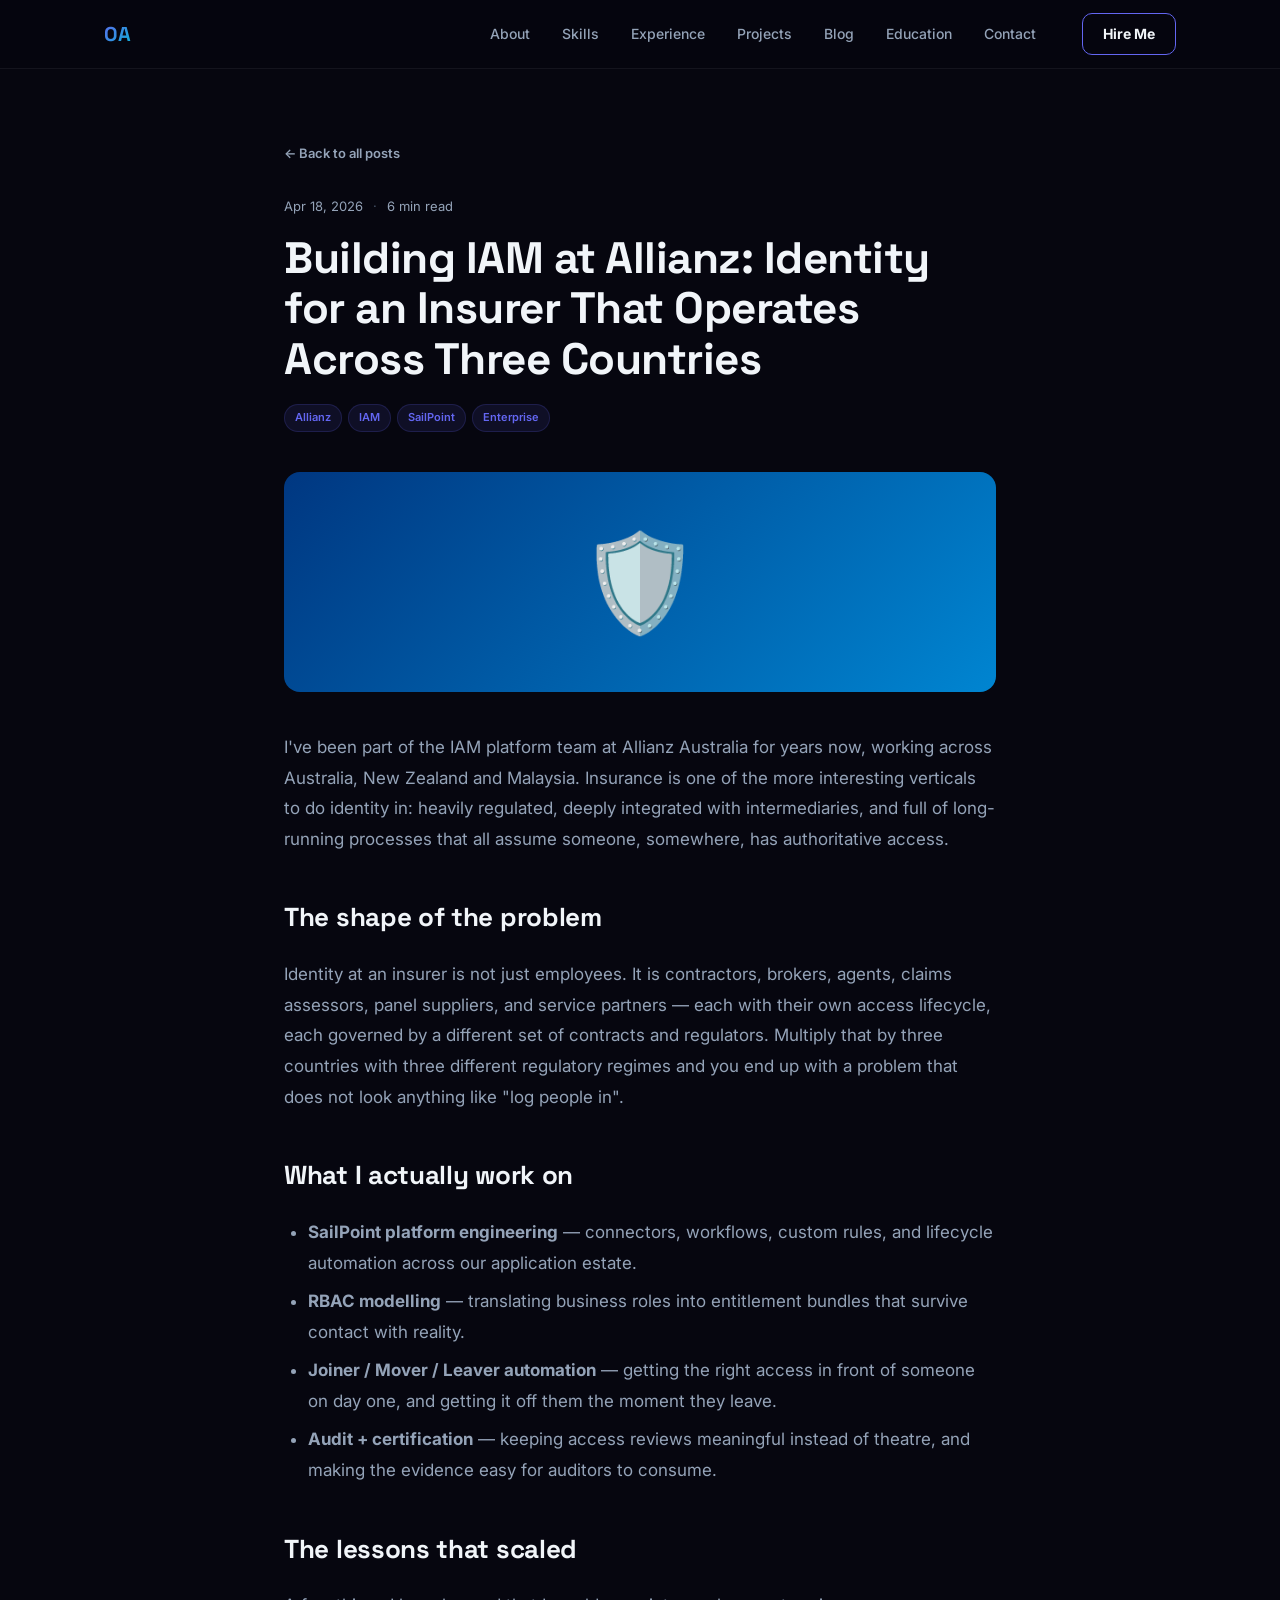
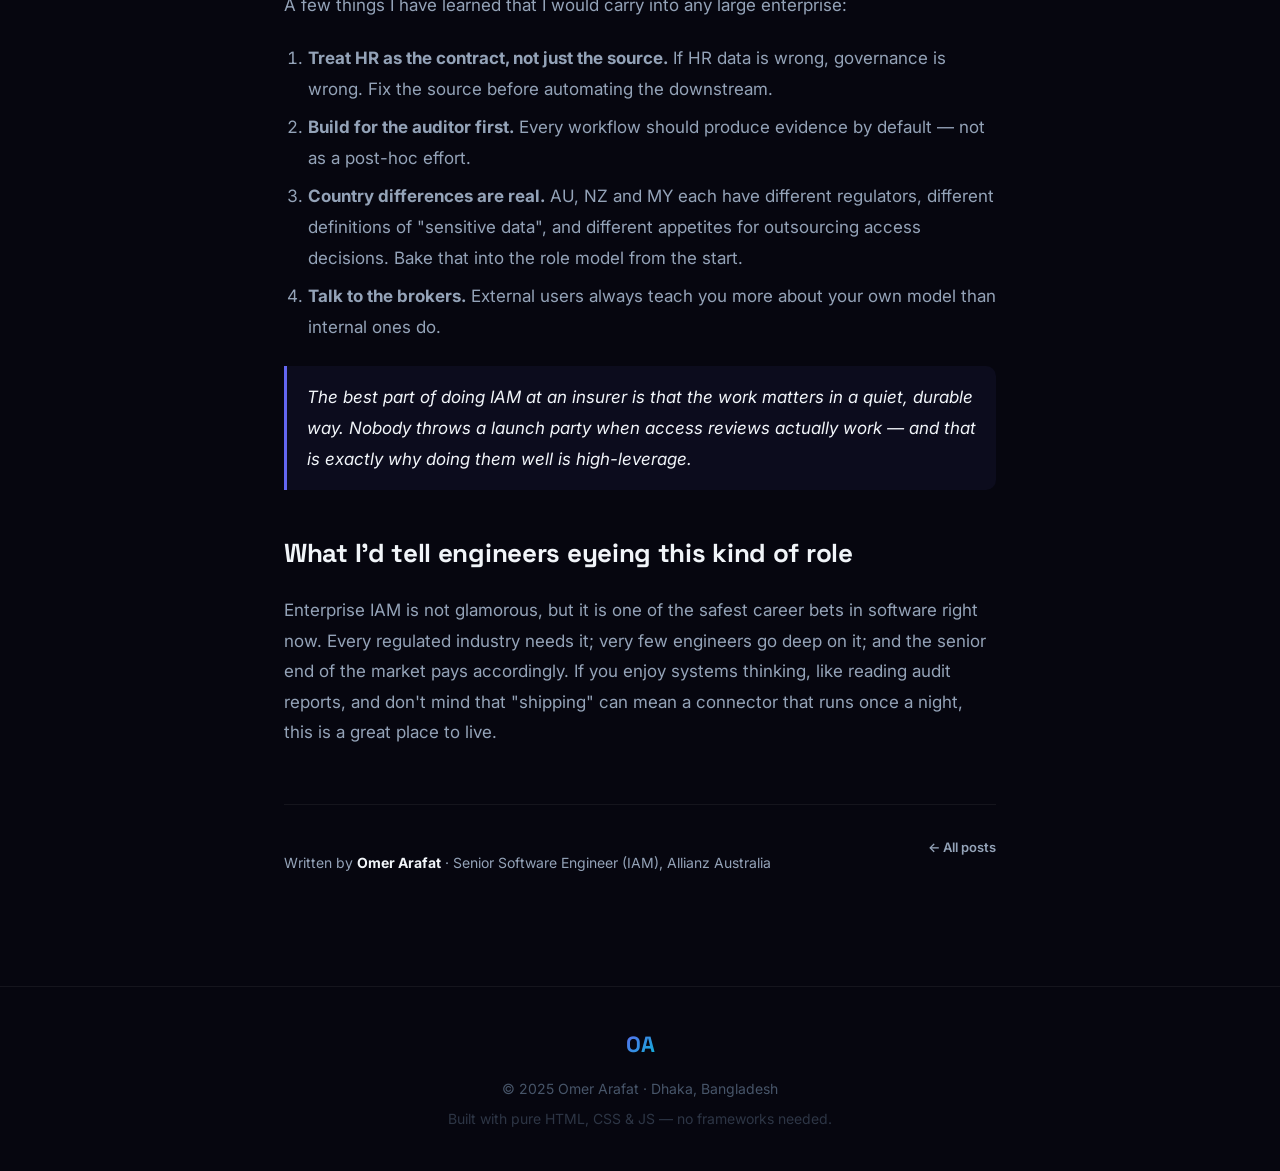
<file: blog/allianz-iam-platform.html>
<!DOCTYPE html>
<html lang="en">
<head>
  <meta charset="UTF-8" />
  <meta name="viewport" content="width=device-width, initial-scale=1.0" />
  <title>Building IAM at Allianz — Omer Arafat</title>
  <meta name="description" content="Inside the IAM program at Allianz Australia — what it actually feels like to build identity at the scale of an insurer that operates across three countries." />
  <link rel="preconnect" href="https://fonts.googleapis.com" />
  <link href="https://fonts.googleapis.com/css2?family=Inter:wght@300;400;500;600;700;800;900&family=Space+Grotesk:wght@400;500;600;700;800&display=swap" rel="stylesheet" />
  <link rel="stylesheet" href="../css/style.css" />
</head>
<body>

  <nav id="navbar" class="scrolled">
    <div class="nav-inner">
      <a class="nav-logo" href="../index.html">OA</a>
      <ul class="nav-links">
        <li><a href="../index.html#about">About</a></li>
        <li><a href="../index.html#skills">Skills</a></li>
        <li><a href="../index.html#experience">Experience</a></li>
        <li><a href="../index.html#projects">Projects</a></li>
        <li><a href="../index.html#blog">Blog</a></li>
        <li><a href="../index.html#education">Education</a></li>
        <li><a href="../index.html#contact">Contact</a></li>
      </ul>
      <a href="mailto:arafatomer66@gmail.com" class="nav-cta">Hire Me</a>
    </div>
  </nav>

  <article class="post-page">
    <div class="container">
      <a href="../index.html#blog" class="post-back">← Back to all posts</a>

      <header class="post-header">
        <div class="post-meta">
          <span>Apr 18, 2026</span>
          <span class="blog-dot">·</span>
          <span>6 min read</span>
        </div>
        <h1 class="post-title">Building IAM at Allianz: Identity for an Insurer That Operates Across Three Countries</h1>
        <div class="post-tags">
          <span>Allianz</span><span>IAM</span><span>SailPoint</span><span>Enterprise</span>
        </div>
      </header>

      <div class="post-cover" style="background:linear-gradient(135deg,#003781,#0085D1)">🛡️</div>

      <div class="post-body">
        <p>
          I've been part of the IAM platform team at Allianz Australia for years now, working across Australia, New Zealand and Malaysia. Insurance is one of the more interesting verticals to do identity in: heavily regulated, deeply integrated with intermediaries, and full of long-running processes that all assume someone, somewhere, has authoritative access.
        </p>

        <h2>The shape of the problem</h2>
        <p>
          Identity at an insurer is not just employees. It is contractors, brokers, agents, claims assessors, panel suppliers, and service partners — each with their own access lifecycle, each governed by a different set of contracts and regulators. Multiply that by three countries with three different regulatory regimes and you end up with a problem that does not look anything like "log people in".
        </p>

        <h2>What I actually work on</h2>
        <ul>
          <li><strong>SailPoint platform engineering</strong> — connectors, workflows, custom rules, and lifecycle automation across our application estate.</li>
          <li><strong>RBAC modelling</strong> — translating business roles into entitlement bundles that survive contact with reality.</li>
          <li><strong>Joiner / Mover / Leaver automation</strong> — getting the right access in front of someone on day one, and getting it off them the moment they leave.</li>
          <li><strong>Audit + certification</strong> — keeping access reviews meaningful instead of theatre, and making the evidence easy for auditors to consume.</li>
        </ul>

        <h2>The lessons that scaled</h2>
        <p>
          A few things I have learned that I would carry into any large enterprise:
        </p>
        <ol>
          <li><strong>Treat HR as the contract, not just the source.</strong> If HR data is wrong, governance is wrong. Fix the source before automating the downstream.</li>
          <li><strong>Build for the auditor first.</strong> Every workflow should produce evidence by default — not as a post-hoc effort.</li>
          <li><strong>Country differences are real.</strong> AU, NZ and MY each have different regulators, different definitions of "sensitive data", and different appetites for outsourcing access decisions. Bake that into the role model from the start.</li>
          <li><strong>Talk to the brokers.</strong> External users always teach you more about your own model than internal ones do.</li>
        </ol>

        <blockquote>
          The best part of doing IAM at an insurer is that the work matters in a quiet, durable way. Nobody throws a launch party when access reviews actually work — and that is exactly why doing them well is high-leverage.
        </blockquote>

        <h2>What I'd tell engineers eyeing this kind of role</h2>
        <p>
          Enterprise IAM is not glamorous, but it is one of the safest career bets in software right now. Every regulated industry needs it; very few engineers go deep on it; and the senior end of the market pays accordingly. If you enjoy systems thinking, like reading audit reports, and don't mind that "shipping" can mean a connector that runs once a night, this is a great place to live.
        </p>
      </div>

      <div class="post-footer">
        <div class="post-footer-author">
          Written by <strong>Omer Arafat</strong> · Senior Software Engineer (IAM), Allianz Australia
        </div>
        <a href="../index.html#blog" class="post-back">← All posts</a>
      </div>
    </div>
  </article>

  <footer class="footer">
    <div class="container">
      <div class="footer-inner">
        <div class="footer-logo">OA</div>
        <p>© 2025 Omer Arafat · Dhaka, Bangladesh</p>
        <p class="footer-sub">Built with pure HTML, CSS &amp; JS — no frameworks needed.</p>
      </div>
    </div>
  </footer>

</body>
</html>
</file>
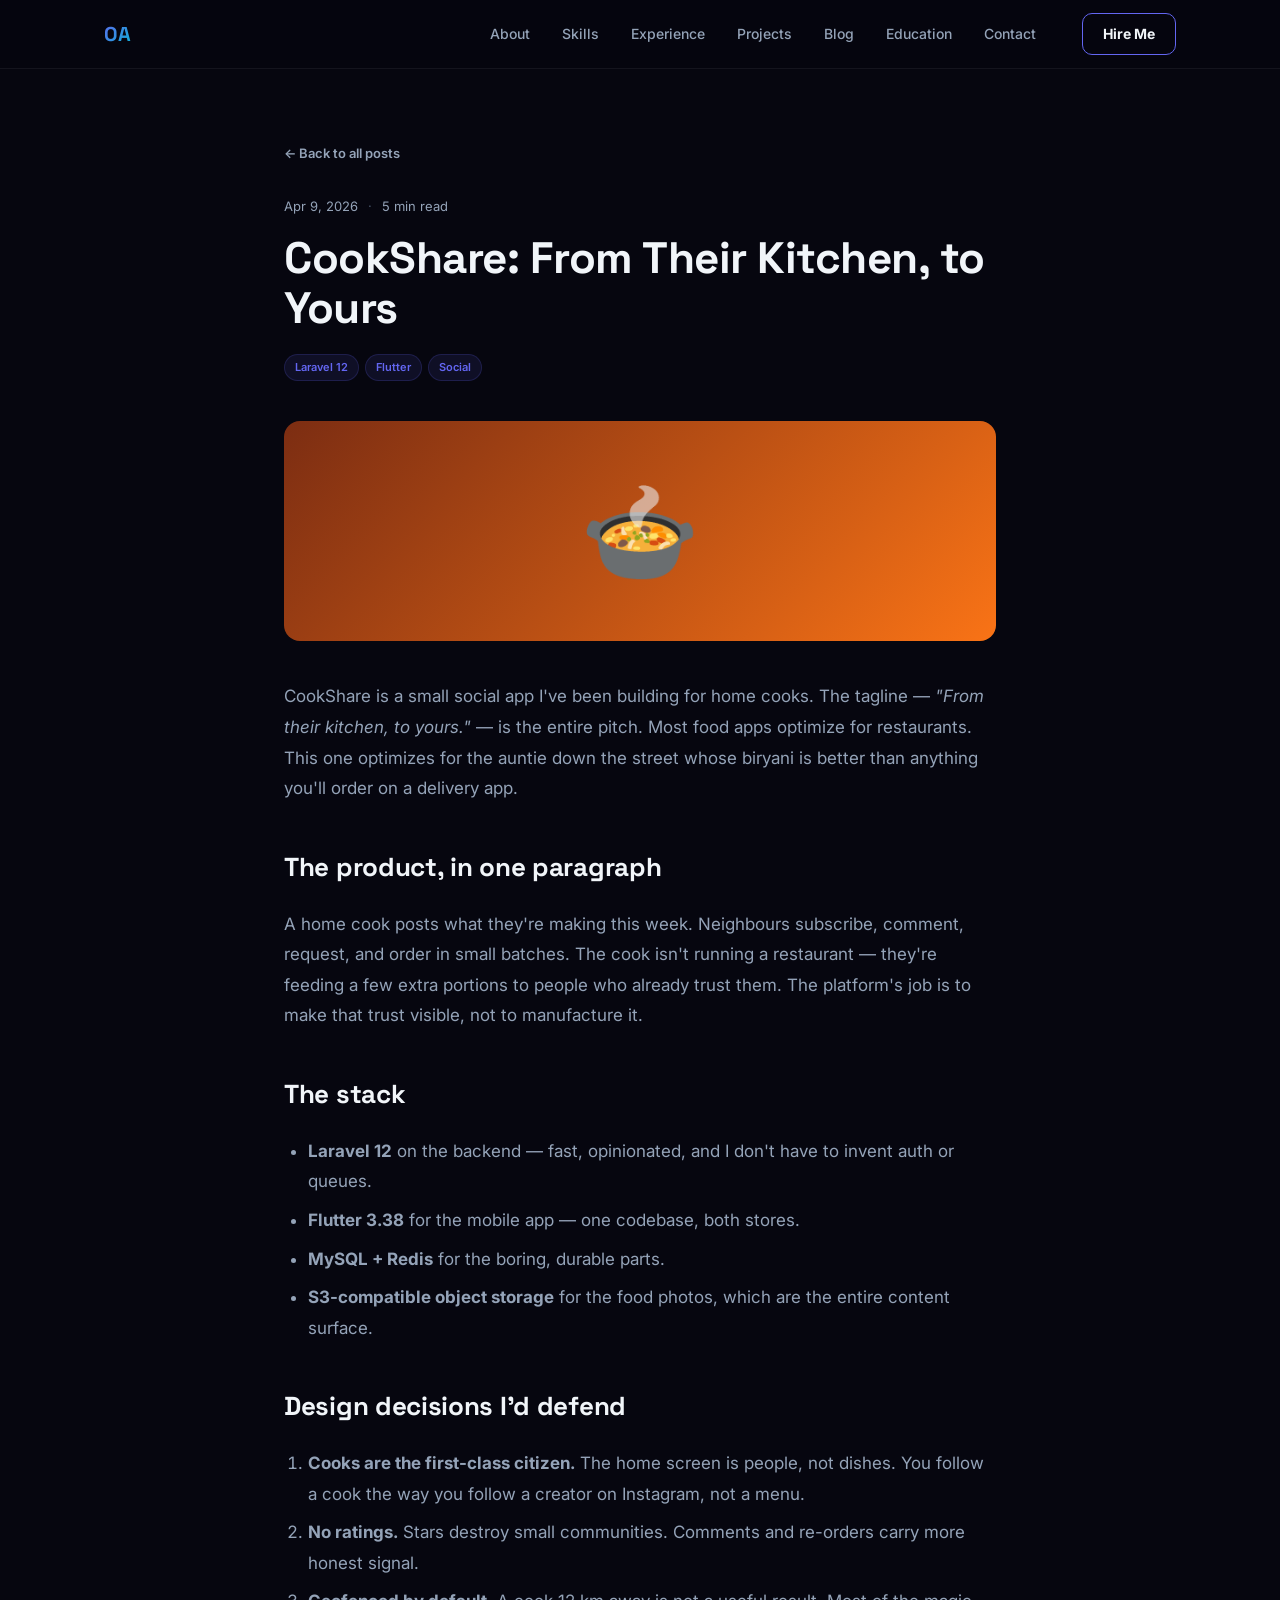
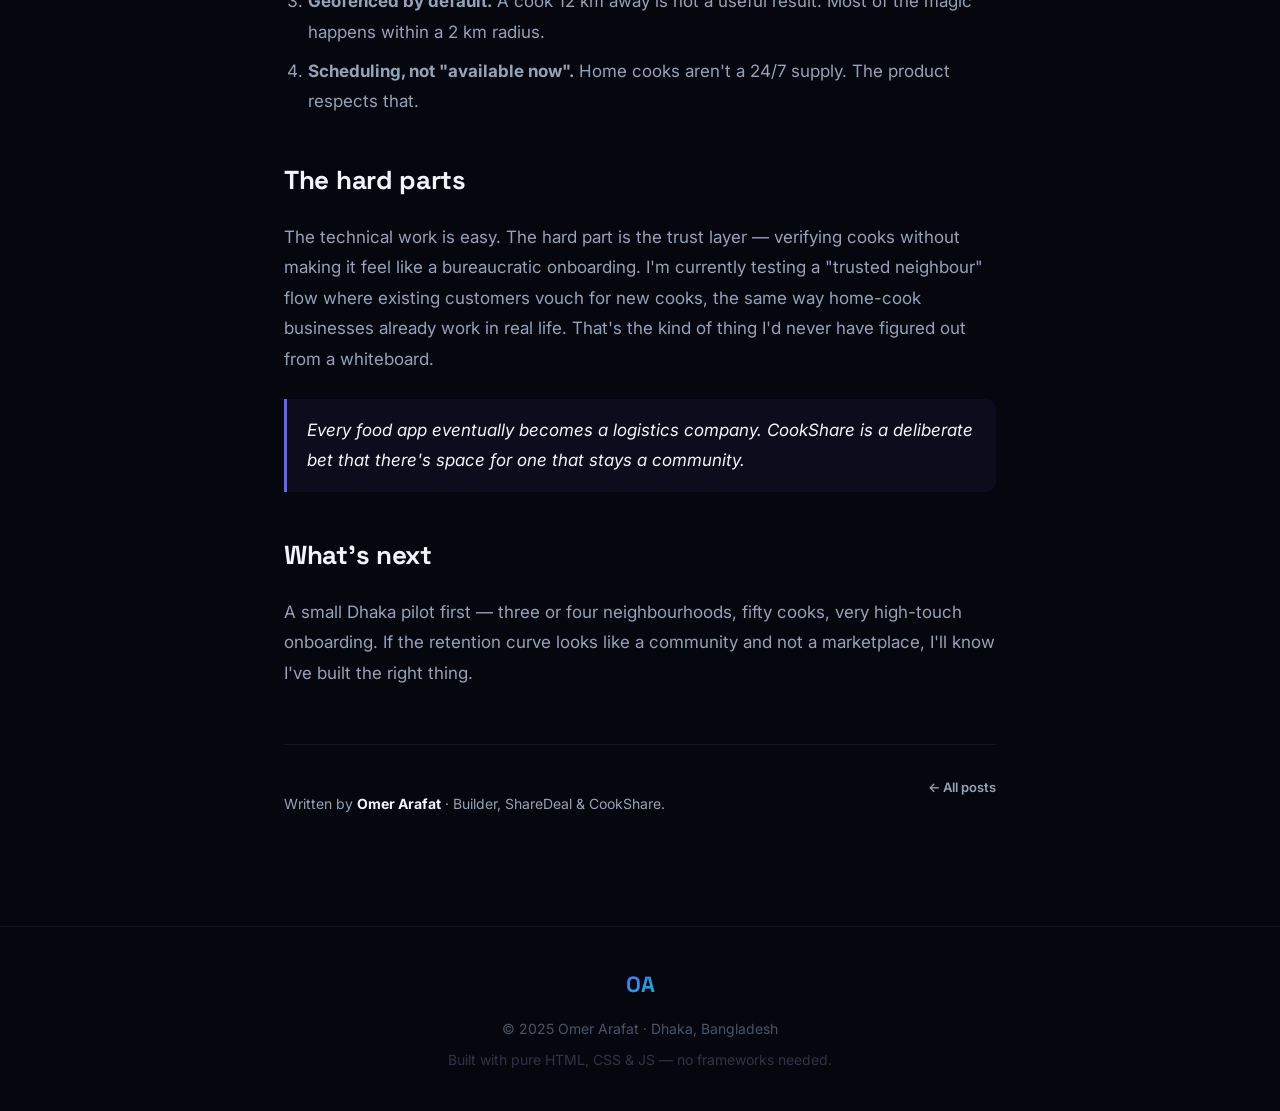
<file: blog/building-cookshare.html>
<!DOCTYPE html>
<html lang="en">
<head>
  <meta charset="UTF-8" />
  <meta name="viewport" content="width=device-width, initial-scale=1.0" />
  <title>Building CookShare — Omer Arafat</title>
  <meta name="description" content="A social platform for home cooks: 'From their kitchen, to yours.' Laravel 12 + Flutter 3.38, built to surface the people, not just the food." />
  <link rel="preconnect" href="https://fonts.googleapis.com" />
  <link href="https://fonts.googleapis.com/css2?family=Inter:wght@300;400;500;600;700;800;900&family=Space+Grotesk:wght@400;500;600;700;800&display=swap" rel="stylesheet" />
  <link rel="stylesheet" href="../css/style.css" />
</head>
<body>

  <nav id="navbar" class="scrolled">
    <div class="nav-inner">
      <a class="nav-logo" href="../index.html">OA</a>
      <ul class="nav-links">
        <li><a href="../index.html#about">About</a></li>
        <li><a href="../index.html#skills">Skills</a></li>
        <li><a href="../index.html#experience">Experience</a></li>
        <li><a href="../index.html#projects">Projects</a></li>
        <li><a href="../index.html#blog">Blog</a></li>
        <li><a href="../index.html#education">Education</a></li>
        <li><a href="../index.html#contact">Contact</a></li>
      </ul>
      <a href="mailto:arafatomer66@gmail.com" class="nav-cta">Hire Me</a>
    </div>
  </nav>

  <article class="post-page">
    <div class="container">
      <a href="../index.html#blog" class="post-back">← Back to all posts</a>

      <header class="post-header">
        <div class="post-meta">
          <span>Apr 9, 2026</span>
          <span class="blog-dot">·</span>
          <span>5 min read</span>
        </div>
        <h1 class="post-title">CookShare: From Their Kitchen, to Yours</h1>
        <div class="post-tags">
          <span>Laravel 12</span><span>Flutter</span><span>Social</span>
        </div>
      </header>

      <div class="post-cover" style="background:linear-gradient(135deg,#7C2D12,#F97316)">🍲</div>

      <div class="post-body">
        <p>
          CookShare is a small social app I've been building for home cooks. The tagline — <em>"From their kitchen, to yours."</em> — is the entire pitch. Most food apps optimize for restaurants. This one optimizes for the auntie down the street whose biryani is better than anything you'll order on a delivery app.
        </p>

        <h2>The product, in one paragraph</h2>
        <p>
          A home cook posts what they're making this week. Neighbours subscribe, comment, request, and order in small batches. The cook isn't running a restaurant — they're feeding a few extra portions to people who already trust them. The platform's job is to make that trust visible, not to manufacture it.
        </p>

        <h2>The stack</h2>
        <ul>
          <li><strong>Laravel 12</strong> on the backend — fast, opinionated, and I don't have to invent auth or queues.</li>
          <li><strong>Flutter 3.38</strong> for the mobile app — one codebase, both stores.</li>
          <li><strong>MySQL + Redis</strong> for the boring, durable parts.</li>
          <li><strong>S3-compatible object storage</strong> for the food photos, which are the entire content surface.</li>
        </ul>

        <h2>Design decisions I'd defend</h2>
        <ol>
          <li><strong>Cooks are the first-class citizen.</strong> The home screen is people, not dishes. You follow a cook the way you follow a creator on Instagram, not a menu.</li>
          <li><strong>No ratings.</strong> Stars destroy small communities. Comments and re-orders carry more honest signal.</li>
          <li><strong>Geofenced by default.</strong> A cook 12 km away is not a useful result. Most of the magic happens within a 2 km radius.</li>
          <li><strong>Scheduling, not "available now".</strong> Home cooks aren't a 24/7 supply. The product respects that.</li>
        </ol>

        <h2>The hard parts</h2>
        <p>
          The technical work is easy. The hard part is the trust layer — verifying cooks without making it feel like a bureaucratic onboarding. I'm currently testing a "trusted neighbour" flow where existing customers vouch for new cooks, the same way home-cook businesses already work in real life. That's the kind of thing I'd never have figured out from a whiteboard.
        </p>

        <blockquote>
          Every food app eventually becomes a logistics company. CookShare is a deliberate bet that there's space for one that stays a community.
        </blockquote>

        <h2>What's next</h2>
        <p>
          A small Dhaka pilot first — three or four neighbourhoods, fifty cooks, very high-touch onboarding. If the retention curve looks like a community and not a marketplace, I'll know I've built the right thing.
        </p>
      </div>

      <div class="post-footer">
        <div class="post-footer-author">
          Written by <strong>Omer Arafat</strong> · Builder, ShareDeal &amp; CookShare.
        </div>
        <a href="../index.html#blog" class="post-back">← All posts</a>
      </div>
    </div>
  </article>

  <footer class="footer">
    <div class="container">
      <div class="footer-inner">
        <div class="footer-logo">OA</div>
        <p>© 2025 Omer Arafat · Dhaka, Bangladesh</p>
        <p class="footer-sub">Built with pure HTML, CSS &amp; JS — no frameworks needed.</p>
      </div>
    </div>
  </footer>

</body>
</html>
</file>
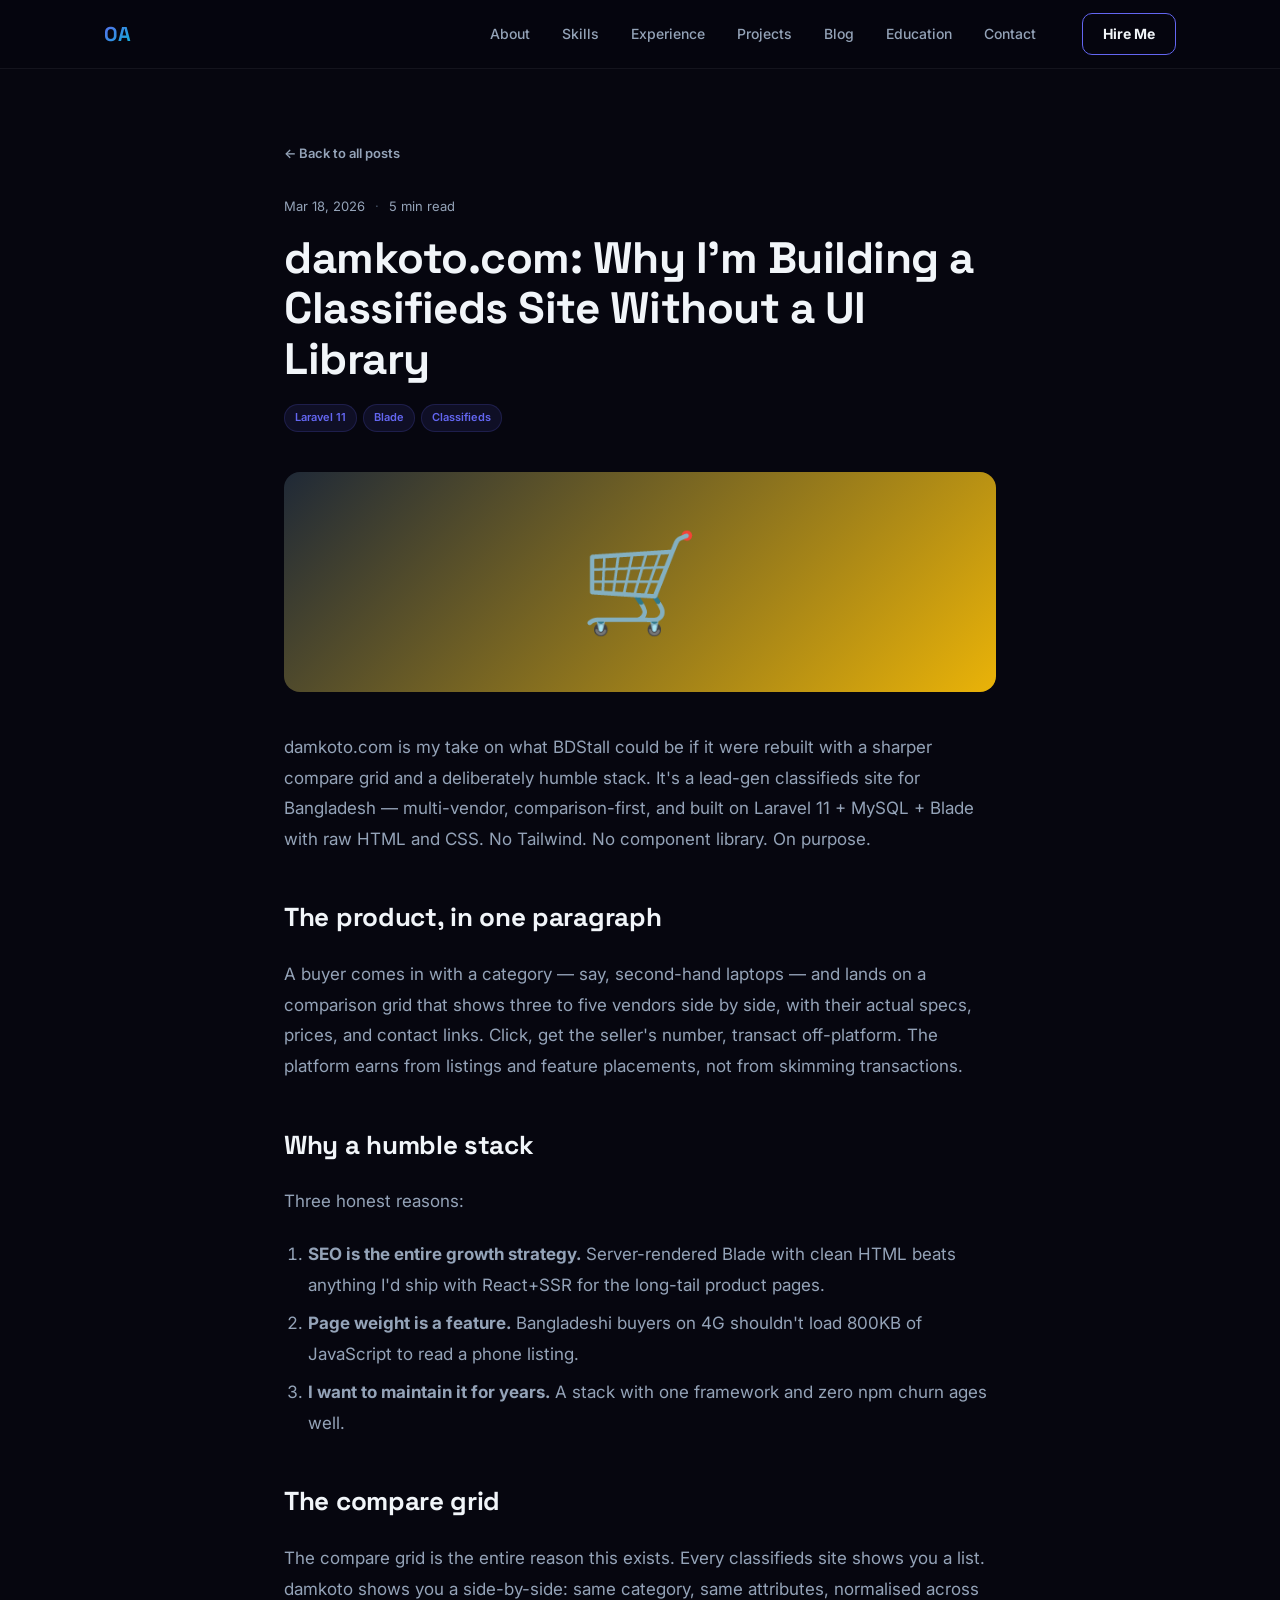
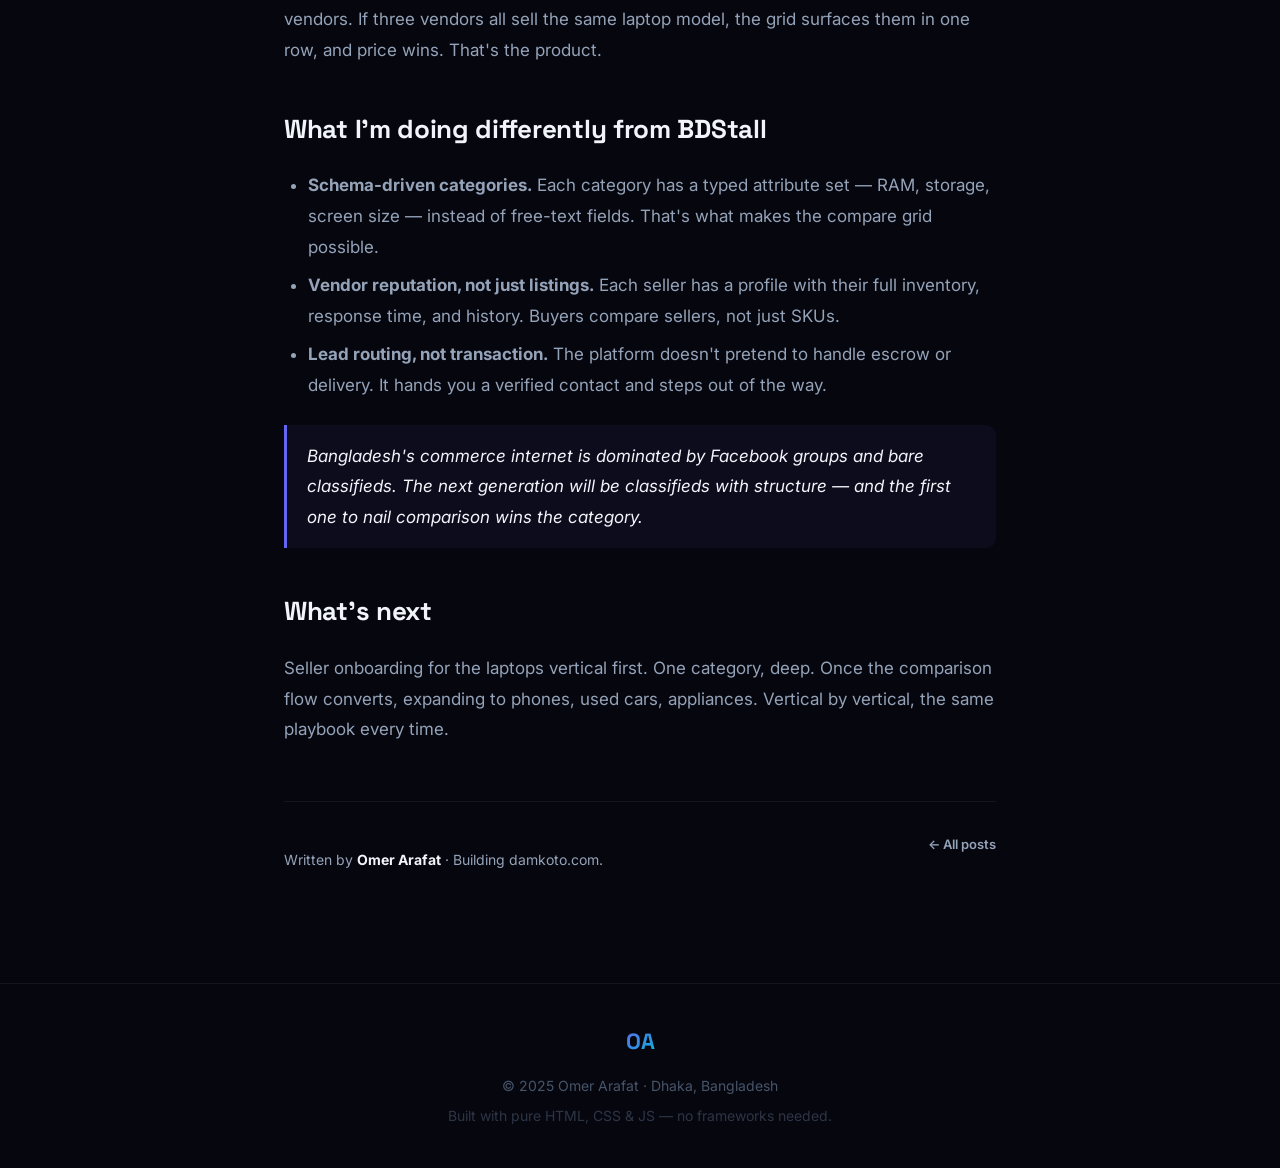
<file: blog/building-damkoto.html>
<!DOCTYPE html>
<html lang="en">
<head>
  <meta charset="UTF-8" />
  <meta name="viewport" content="width=device-width, initial-scale=1.0" />
  <title>Building damkoto.com — Omer Arafat</title>
  <meta name="description" content="A BDStall-style classifieds platform with a multi-vendor compare grid. Laravel 11, Blade, raw HTML/CSS — and on purpose." />
  <link rel="preconnect" href="https://fonts.googleapis.com" />
  <link href="https://fonts.googleapis.com/css2?family=Inter:wght@300;400;500;600;700;800;900&family=Space+Grotesk:wght@400;500;600;700;800&display=swap" rel="stylesheet" />
  <link rel="stylesheet" href="../css/style.css" />
</head>
<body>

  <nav id="navbar" class="scrolled">
    <div class="nav-inner">
      <a class="nav-logo" href="../index.html">OA</a>
      <ul class="nav-links">
        <li><a href="../index.html#about">About</a></li>
        <li><a href="../index.html#skills">Skills</a></li>
        <li><a href="../index.html#experience">Experience</a></li>
        <li><a href="../index.html#projects">Projects</a></li>
        <li><a href="../index.html#blog">Blog</a></li>
        <li><a href="../index.html#education">Education</a></li>
        <li><a href="../index.html#contact">Contact</a></li>
      </ul>
      <a href="mailto:arafatomer66@gmail.com" class="nav-cta">Hire Me</a>
    </div>
  </nav>

  <article class="post-page">
    <div class="container">
      <a href="../index.html#blog" class="post-back">← Back to all posts</a>

      <header class="post-header">
        <div class="post-meta">
          <span>Mar 18, 2026</span>
          <span class="blog-dot">·</span>
          <span>5 min read</span>
        </div>
        <h1 class="post-title">damkoto.com: Why I'm Building a Classifieds Site Without a UI Library</h1>
        <div class="post-tags">
          <span>Laravel 11</span><span>Blade</span><span>Classifieds</span>
        </div>
      </header>

      <div class="post-cover" style="background:linear-gradient(135deg,#1F2937,#EAB308)">🛒</div>

      <div class="post-body">
        <p>
          damkoto.com is my take on what BDStall could be if it were rebuilt with a sharper compare grid and a deliberately humble stack. It's a lead-gen classifieds site for Bangladesh — multi-vendor, comparison-first, and built on Laravel 11 + MySQL + Blade with raw HTML and CSS. No Tailwind. No component library. On purpose.
        </p>

        <h2>The product, in one paragraph</h2>
        <p>
          A buyer comes in with a category — say, second-hand laptops — and lands on a comparison grid that shows three to five vendors side by side, with their actual specs, prices, and contact links. Click, get the seller's number, transact off-platform. The platform earns from listings and feature placements, not from skimming transactions.
        </p>

        <h2>Why a humble stack</h2>
        <p>
          Three honest reasons:
        </p>
        <ol>
          <li><strong>SEO is the entire growth strategy.</strong> Server-rendered Blade with clean HTML beats anything I'd ship with React+SSR for the long-tail product pages.</li>
          <li><strong>Page weight is a feature.</strong> Bangladeshi buyers on 4G shouldn't load 800KB of JavaScript to read a phone listing.</li>
          <li><strong>I want to maintain it for years.</strong> A stack with one framework and zero npm churn ages well.</li>
        </ol>

        <h2>The compare grid</h2>
        <p>
          The compare grid is the entire reason this exists. Every classifieds site shows you a list. damkoto shows you a side-by-side: same category, same attributes, normalised across vendors. If three vendors all sell the same laptop model, the grid surfaces them in one row, and price wins. That's the product.
        </p>

        <h2>What I'm doing differently from BDStall</h2>
        <ul>
          <li><strong>Schema-driven categories.</strong> Each category has a typed attribute set — RAM, storage, screen size — instead of free-text fields. That's what makes the compare grid possible.</li>
          <li><strong>Vendor reputation, not just listings.</strong> Each seller has a profile with their full inventory, response time, and history. Buyers compare sellers, not just SKUs.</li>
          <li><strong>Lead routing, not transaction.</strong> The platform doesn't pretend to handle escrow or delivery. It hands you a verified contact and steps out of the way.</li>
        </ul>

        <blockquote>
          Bangladesh's commerce internet is dominated by Facebook groups and bare classifieds. The next generation will be classifieds with structure — and the first one to nail comparison wins the category.
        </blockquote>

        <h2>What's next</h2>
        <p>
          Seller onboarding for the laptops vertical first. One category, deep. Once the comparison flow converts, expanding to phones, used cars, appliances. Vertical by vertical, the same playbook every time.
        </p>
      </div>

      <div class="post-footer">
        <div class="post-footer-author">
          Written by <strong>Omer Arafat</strong> · Building damkoto.com.
        </div>
        <a href="../index.html#blog" class="post-back">← All posts</a>
      </div>
    </div>
  </article>

  <footer class="footer">
    <div class="container">
      <div class="footer-inner">
        <div class="footer-logo">OA</div>
        <p>© 2025 Omer Arafat · Dhaka, Bangladesh</p>
        <p class="footer-sub">Built with pure HTML, CSS &amp; JS — no frameworks needed.</p>
      </div>
    </div>
  </footer>

</body>
</html>
</file>
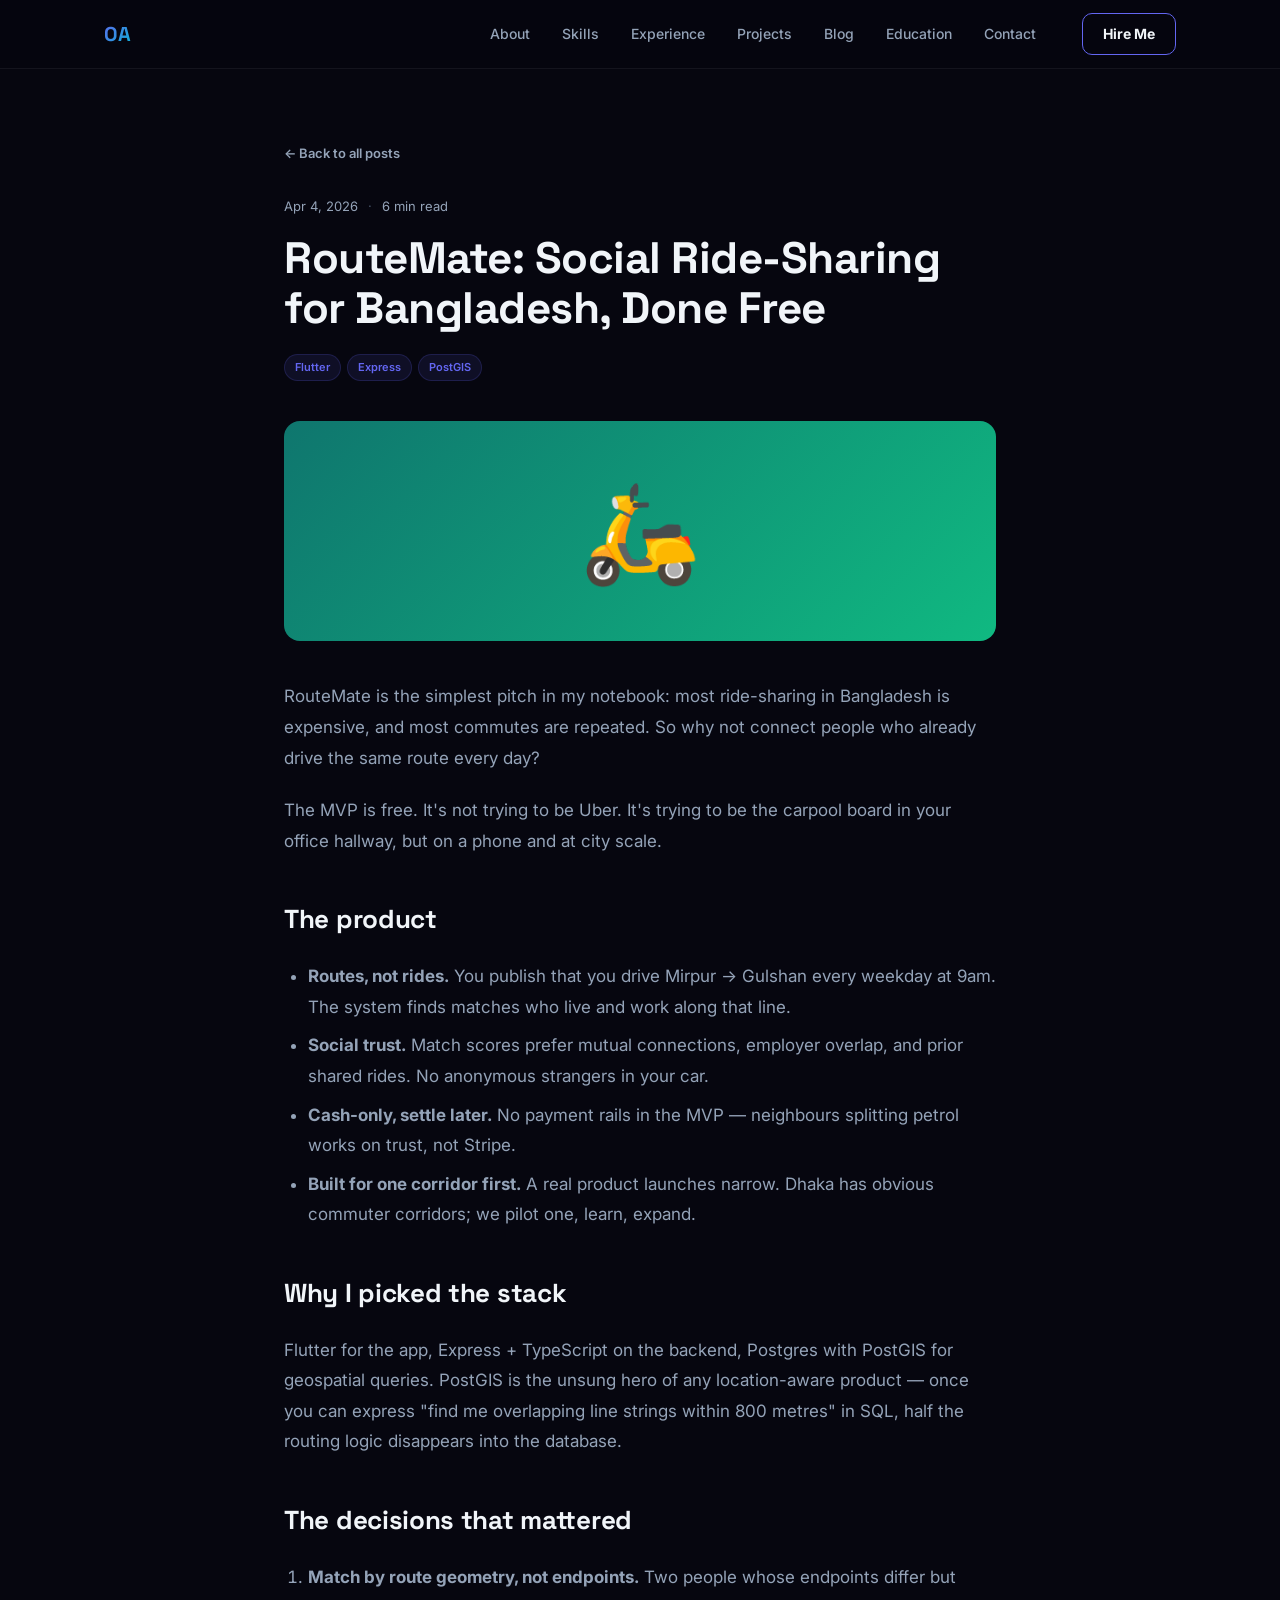
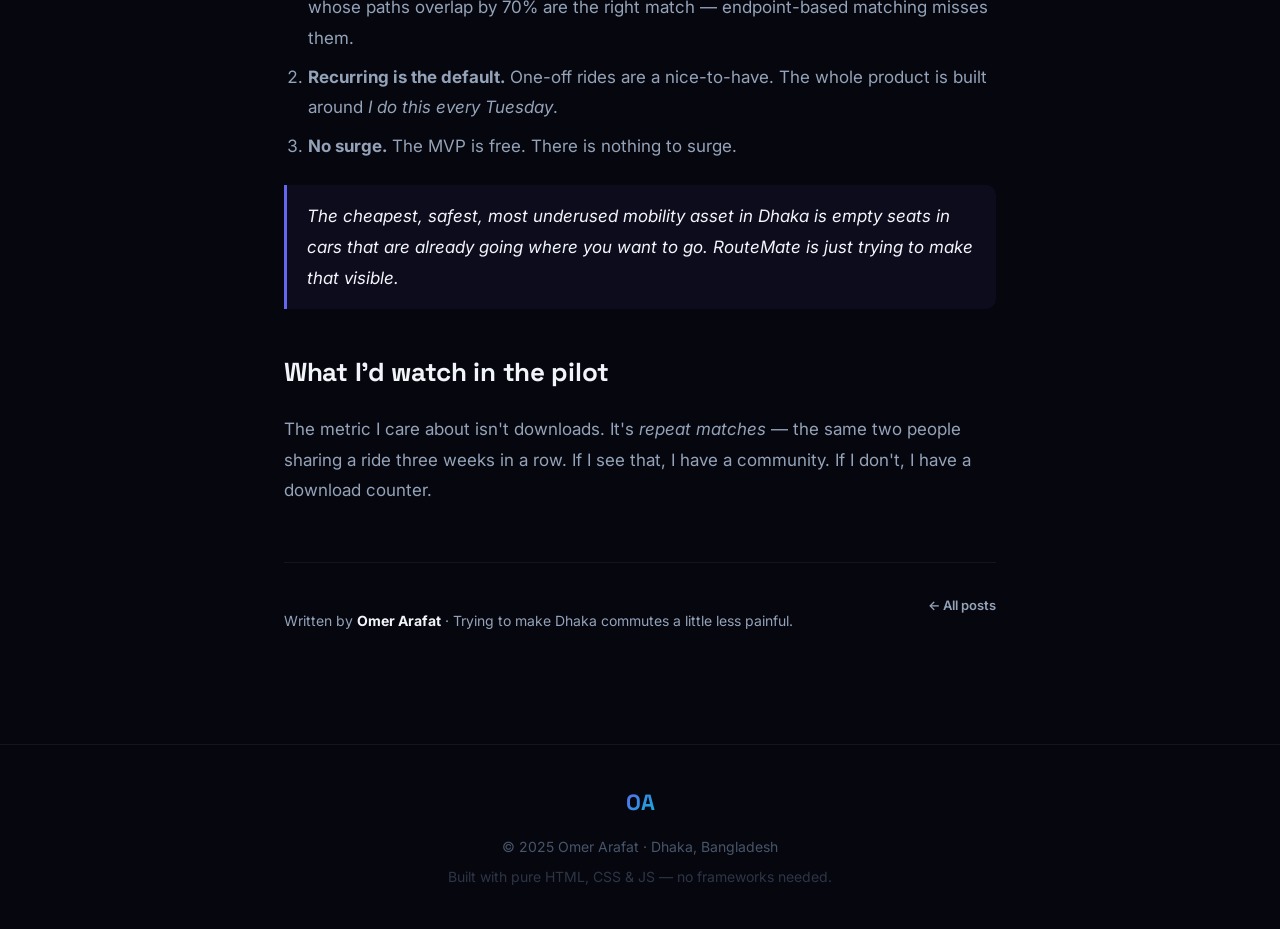
<file: blog/building-routemate.html>
<!DOCTYPE html>
<html lang="en">
<head>
  <meta charset="UTF-8" />
  <meta name="viewport" content="width=device-width, initial-scale=1.0" />
  <title>Building RouteMate — Omer Arafat</title>
  <meta name="description" content="Social ride-sharing for Bangladesh. Free MVP, Dhaka corridor pilot, Flutter + Express + Postgres/PostGIS." />
  <link rel="preconnect" href="https://fonts.googleapis.com" />
  <link href="https://fonts.googleapis.com/css2?family=Inter:wght@300;400;500;600;700;800;900&family=Space+Grotesk:wght@400;500;600;700;800&display=swap" rel="stylesheet" />
  <link rel="stylesheet" href="../css/style.css" />
</head>
<body>

  <nav id="navbar" class="scrolled">
    <div class="nav-inner">
      <a class="nav-logo" href="../index.html">OA</a>
      <ul class="nav-links">
        <li><a href="../index.html#about">About</a></li>
        <li><a href="../index.html#skills">Skills</a></li>
        <li><a href="../index.html#experience">Experience</a></li>
        <li><a href="../index.html#projects">Projects</a></li>
        <li><a href="../index.html#blog">Blog</a></li>
        <li><a href="../index.html#education">Education</a></li>
        <li><a href="../index.html#contact">Contact</a></li>
      </ul>
      <a href="mailto:arafatomer66@gmail.com" class="nav-cta">Hire Me</a>
    </div>
  </nav>

  <article class="post-page">
    <div class="container">
      <a href="../index.html#blog" class="post-back">← Back to all posts</a>

      <header class="post-header">
        <div class="post-meta">
          <span>Apr 4, 2026</span>
          <span class="blog-dot">·</span>
          <span>6 min read</span>
        </div>
        <h1 class="post-title">RouteMate: Social Ride-Sharing for Bangladesh, Done Free</h1>
        <div class="post-tags">
          <span>Flutter</span><span>Express</span><span>PostGIS</span>
        </div>
      </header>

      <div class="post-cover" style="background:linear-gradient(135deg,#0F766E,#10B981)">🛵</div>

      <div class="post-body">
        <p>
          RouteMate is the simplest pitch in my notebook: most ride-sharing in Bangladesh is expensive, and most commutes are repeated. So why not connect people who already drive the same route every day?
        </p>
        <p>
          The MVP is free. It's not trying to be Uber. It's trying to be the carpool board in your office hallway, but on a phone and at city scale.
        </p>

        <h2>The product</h2>
        <ul>
          <li><strong>Routes, not rides.</strong> You publish that you drive Mirpur → Gulshan every weekday at 9am. The system finds matches who live and work along that line.</li>
          <li><strong>Social trust.</strong> Match scores prefer mutual connections, employer overlap, and prior shared rides. No anonymous strangers in your car.</li>
          <li><strong>Cash-only, settle later.</strong> No payment rails in the MVP — neighbours splitting petrol works on trust, not Stripe.</li>
          <li><strong>Built for one corridor first.</strong> A real product launches narrow. Dhaka has obvious commuter corridors; we pilot one, learn, expand.</li>
        </ul>

        <h2>Why I picked the stack</h2>
        <p>
          Flutter for the app, Express + TypeScript on the backend, Postgres with PostGIS for geospatial queries. PostGIS is the unsung hero of any location-aware product — once you can express "find me overlapping line strings within 800 metres" in SQL, half the routing logic disappears into the database.
        </p>

        <h2>The decisions that mattered</h2>
        <ol>
          <li><strong>Match by route geometry, not endpoints.</strong> Two people whose endpoints differ but whose paths overlap by 70% are the right match — endpoint-based matching misses them.</li>
          <li><strong>Recurring is the default.</strong> One-off rides are a nice-to-have. The whole product is built around <em>I do this every Tuesday</em>.</li>
          <li><strong>No surge.</strong> The MVP is free. There is nothing to surge.</li>
        </ol>

        <blockquote>
          The cheapest, safest, most underused mobility asset in Dhaka is empty seats in cars that are already going where you want to go. RouteMate is just trying to make that visible.
        </blockquote>

        <h2>What I'd watch in the pilot</h2>
        <p>
          The metric I care about isn't downloads. It's <em>repeat matches</em> — the same two people sharing a ride three weeks in a row. If I see that, I have a community. If I don't, I have a download counter.
        </p>
      </div>

      <div class="post-footer">
        <div class="post-footer-author">
          Written by <strong>Omer Arafat</strong> · Trying to make Dhaka commutes a little less painful.
        </div>
        <a href="../index.html#blog" class="post-back">← All posts</a>
      </div>
    </div>
  </article>

  <footer class="footer">
    <div class="container">
      <div class="footer-inner">
        <div class="footer-logo">OA</div>
        <p>© 2025 Omer Arafat · Dhaka, Bangladesh</p>
        <p class="footer-sub">Built with pure HTML, CSS &amp; JS — no frameworks needed.</p>
      </div>
    </div>
  </footer>

</body>
</html>
</file>
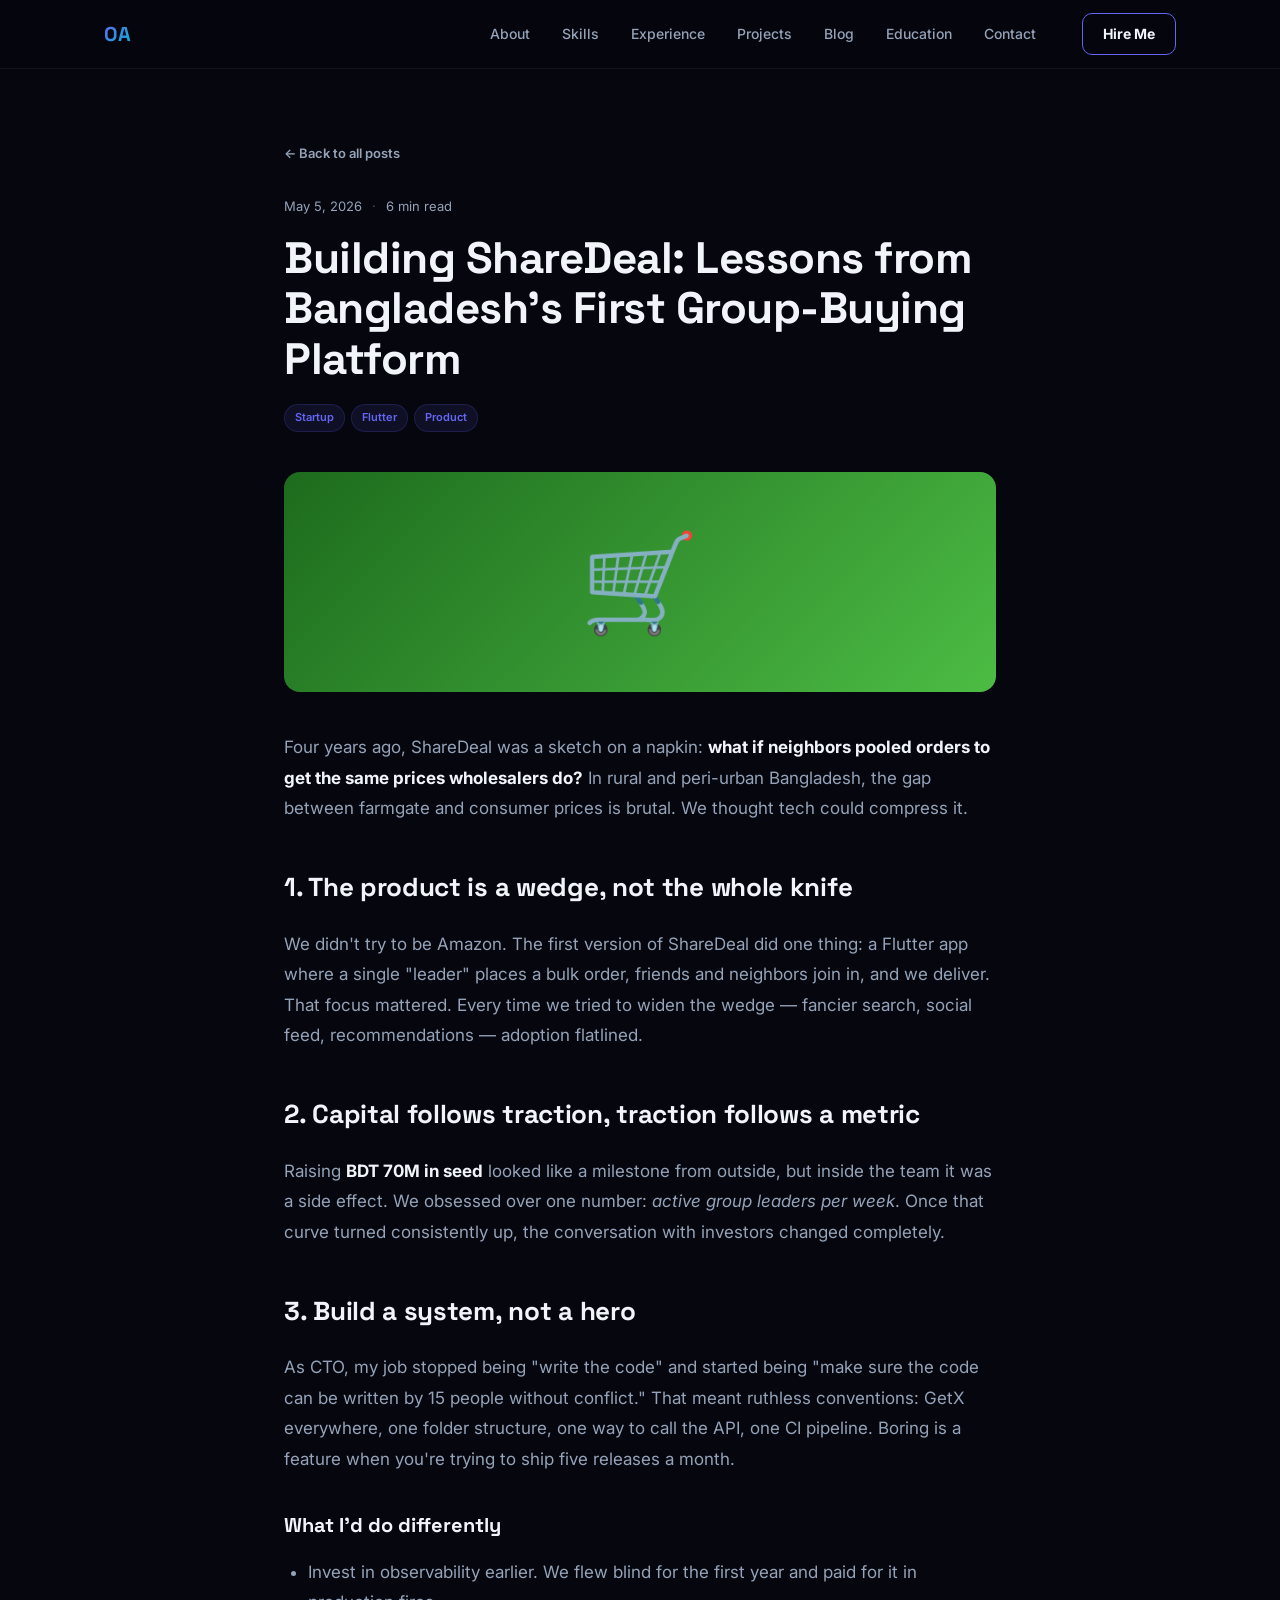
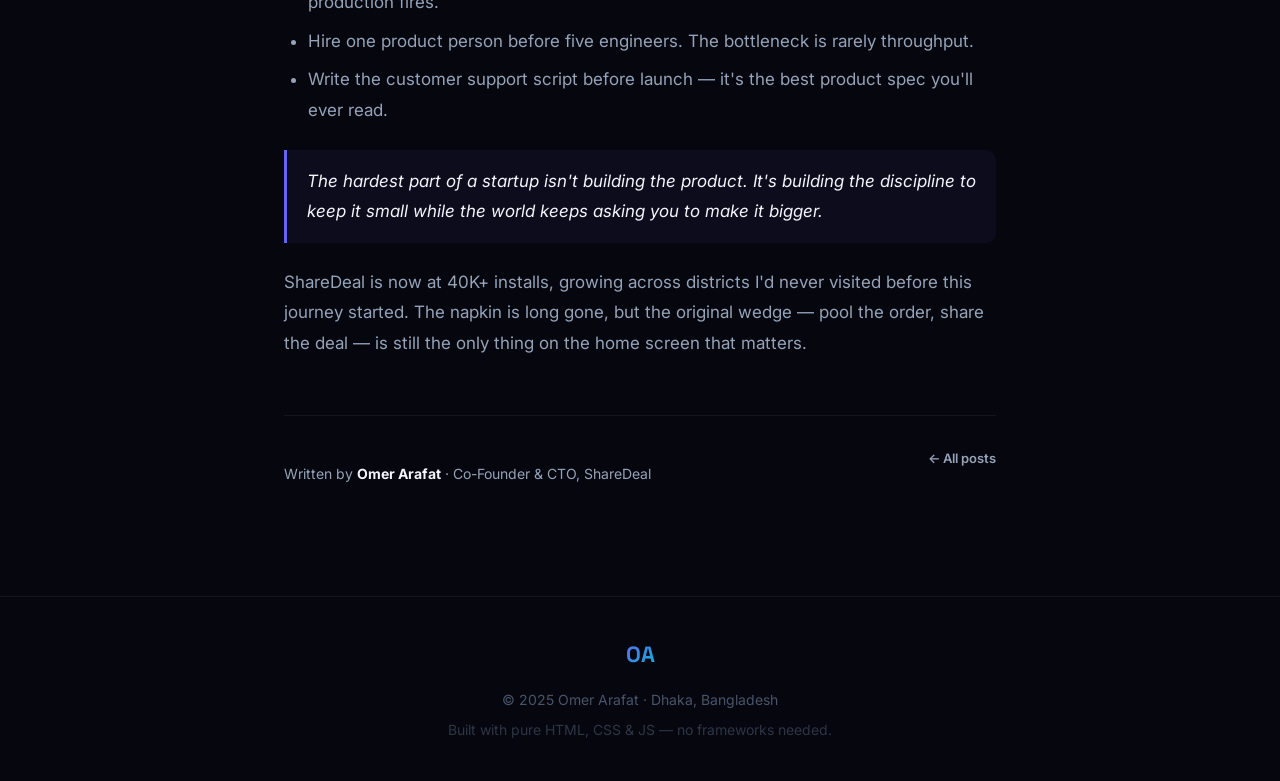
<file: blog/building-sharedeal.html>
<!DOCTYPE html>
<html lang="en">
<head>
  <meta charset="UTF-8" />
  <meta name="viewport" content="width=device-width, initial-scale=1.0" />
  <title>Building ShareDeal — Omer Arafat</title>
  <meta name="description" content="Lessons from building Bangladesh's first group-buying platform — from napkin sketch to BDT 70M seed funding and 40K+ installs." />
  <link rel="preconnect" href="https://fonts.googleapis.com" />
  <link href="https://fonts.googleapis.com/css2?family=Inter:wght@300;400;500;600;700;800;900&family=Space+Grotesk:wght@400;500;600;700;800&display=swap" rel="stylesheet" />
  <link rel="stylesheet" href="../css/style.css" />
</head>
<body>

  <!-- ══ NAV ═════════════════════════════════════════════════════════════ -->
  <nav id="navbar" class="scrolled">
    <div class="nav-inner">
      <a class="nav-logo" href="../index.html">OA</a>
      <ul class="nav-links">
        <li><a href="../index.html#about">About</a></li>
        <li><a href="../index.html#skills">Skills</a></li>
        <li><a href="../index.html#experience">Experience</a></li>
        <li><a href="../index.html#projects">Projects</a></li>
        <li><a href="../index.html#blog">Blog</a></li>
        <li><a href="../index.html#education">Education</a></li>
        <li><a href="../index.html#contact">Contact</a></li>
      </ul>
      <a href="mailto:arafatomer66@gmail.com" class="nav-cta">Hire Me</a>
    </div>
  </nav>

  <!-- ══ POST ════════════════════════════════════════════════════════════ -->
  <article class="post-page">
    <div class="container">
      <a href="../index.html#blog" class="post-back">← Back to all posts</a>

      <header class="post-header">
        <div class="post-meta">
          <span>May 5, 2026</span>
          <span class="blog-dot">·</span>
          <span>6 min read</span>
        </div>
        <h1 class="post-title">Building ShareDeal: Lessons from Bangladesh's First Group-Buying Platform</h1>
        <div class="post-tags">
          <span>Startup</span><span>Flutter</span><span>Product</span>
        </div>
      </header>

      <div class="post-cover" style="background:linear-gradient(135deg,#1d6b1d,#4CBC44)">🛒</div>

      <div class="post-body">
        <p>
          Four years ago, ShareDeal was a sketch on a napkin: <strong>what if neighbors pooled orders to get the same prices wholesalers do?</strong> In rural and peri-urban Bangladesh, the gap between farmgate and consumer prices is brutal. We thought tech could compress it.
        </p>

        <h2>1. The product is a wedge, not the whole knife</h2>
        <p>
          We didn't try to be Amazon. The first version of ShareDeal did one thing: a Flutter app where a single "leader" places a bulk order, friends and neighbors join in, and we deliver. That focus mattered. Every time we tried to widen the wedge — fancier search, social feed, recommendations — adoption flatlined.
        </p>

        <h2>2. Capital follows traction, traction follows a metric</h2>
        <p>
          Raising <strong>BDT 70M in seed</strong> looked like a milestone from outside, but inside the team it was a side effect. We obsessed over one number: <em>active group leaders per week</em>. Once that curve turned consistently up, the conversation with investors changed completely.
        </p>

        <h2>3. Build a system, not a hero</h2>
        <p>
          As CTO, my job stopped being "write the code" and started being "make sure the code can be written by 15 people without conflict." That meant ruthless conventions: GetX everywhere, one folder structure, one way to call the API, one CI pipeline. Boring is a feature when you're trying to ship five releases a month.
        </p>

        <h3>What I'd do differently</h3>
        <ul>
          <li>Invest in observability earlier. We flew blind for the first year and paid for it in production fires.</li>
          <li>Hire one product person before five engineers. The bottleneck is rarely throughput.</li>
          <li>Write the customer support script before launch — it's the best product spec you'll ever read.</li>
        </ul>

        <blockquote>
          The hardest part of a startup isn't building the product. It's building the discipline to keep it small while the world keeps asking you to make it bigger.
        </blockquote>

        <p>
          ShareDeal is now at 40K+ installs, growing across districts I'd never visited before this journey started. The napkin is long gone, but the original wedge — pool the order, share the deal — is still the only thing on the home screen that matters.
        </p>
      </div>

      <div class="post-footer">
        <div class="post-footer-author">
          Written by <strong>Omer Arafat</strong> · Co-Founder &amp; CTO, ShareDeal
        </div>
        <a href="../index.html#blog" class="post-back">← All posts</a>
      </div>
    </div>
  </article>

  <!-- ══ FOOTER ════════════════════════════════════════════════════════════ -->
  <footer class="footer">
    <div class="container">
      <div class="footer-inner">
        <div class="footer-logo">OA</div>
        <p>© 2025 Omer Arafat · Dhaka, Bangladesh</p>
        <p class="footer-sub">Built with pure HTML, CSS &amp; JS — no frameworks needed.</p>
      </div>
    </div>
  </footer>

</body>
</html>
</file>
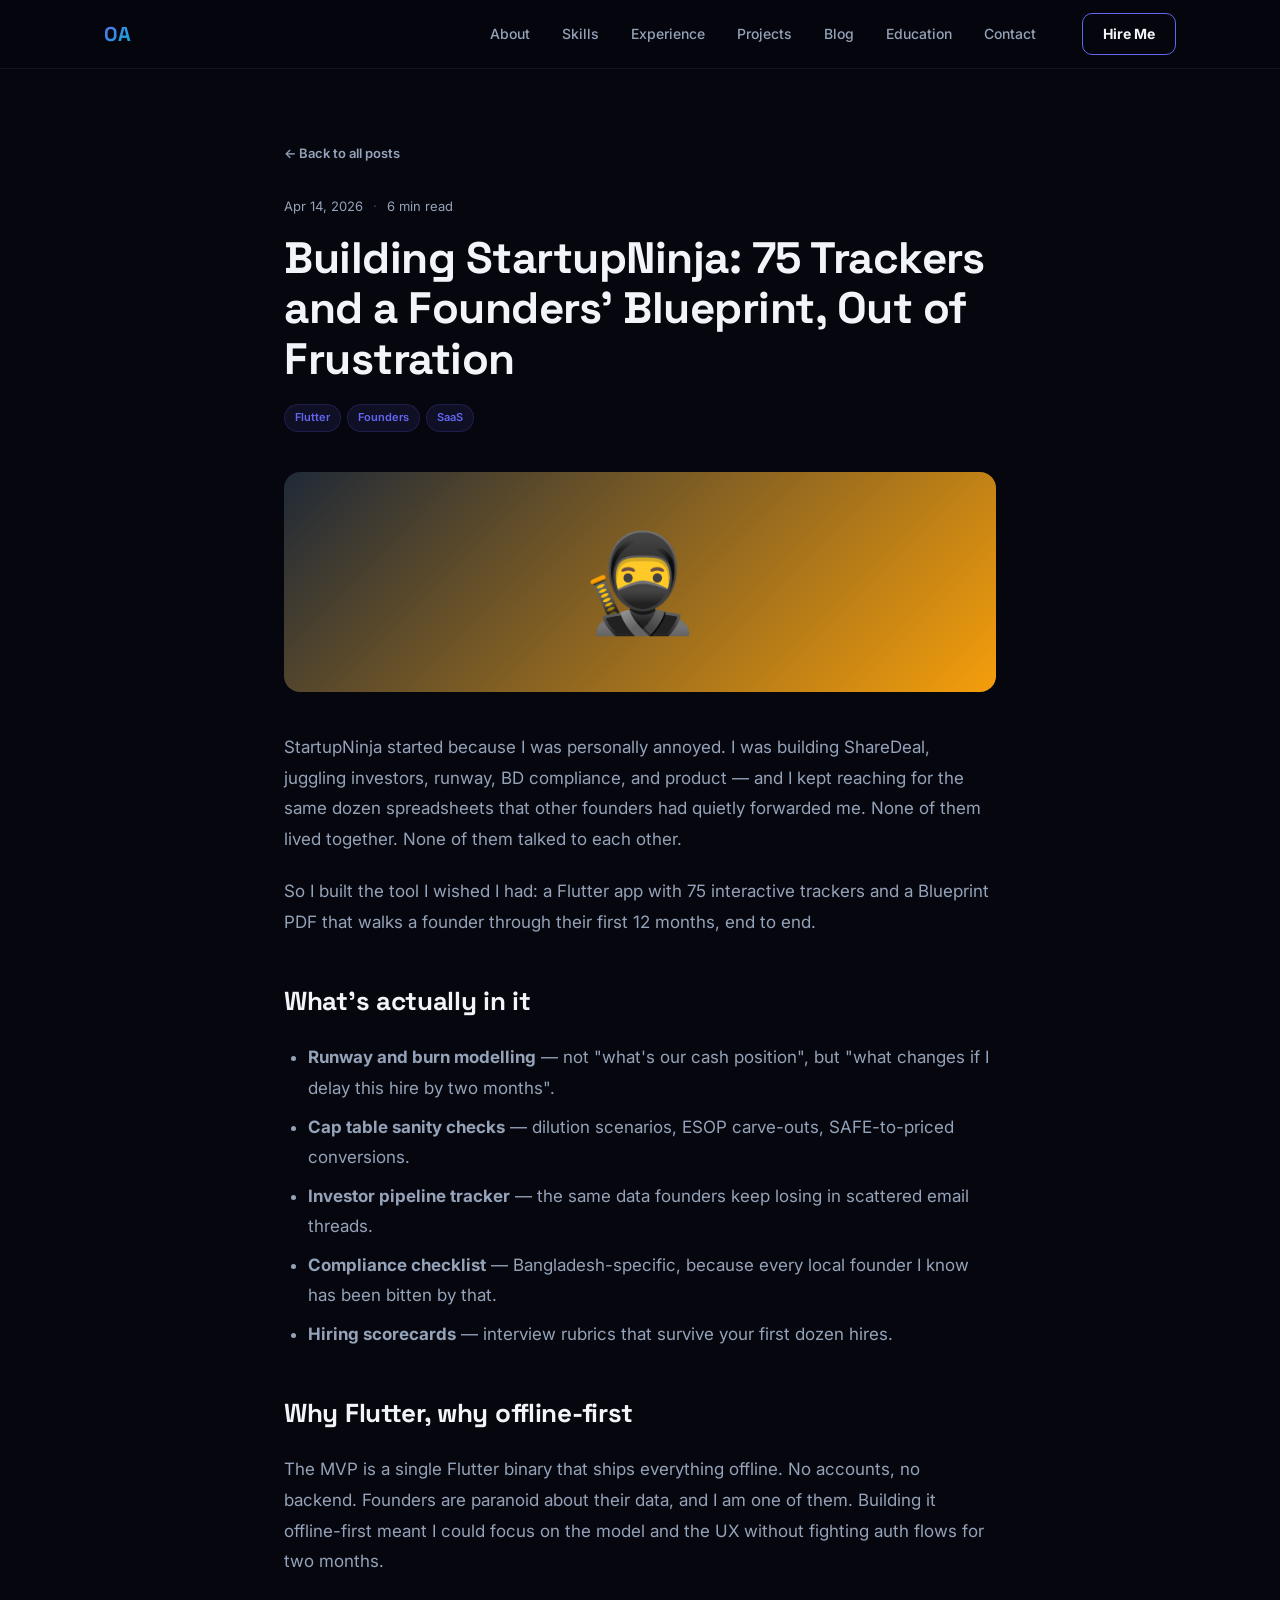
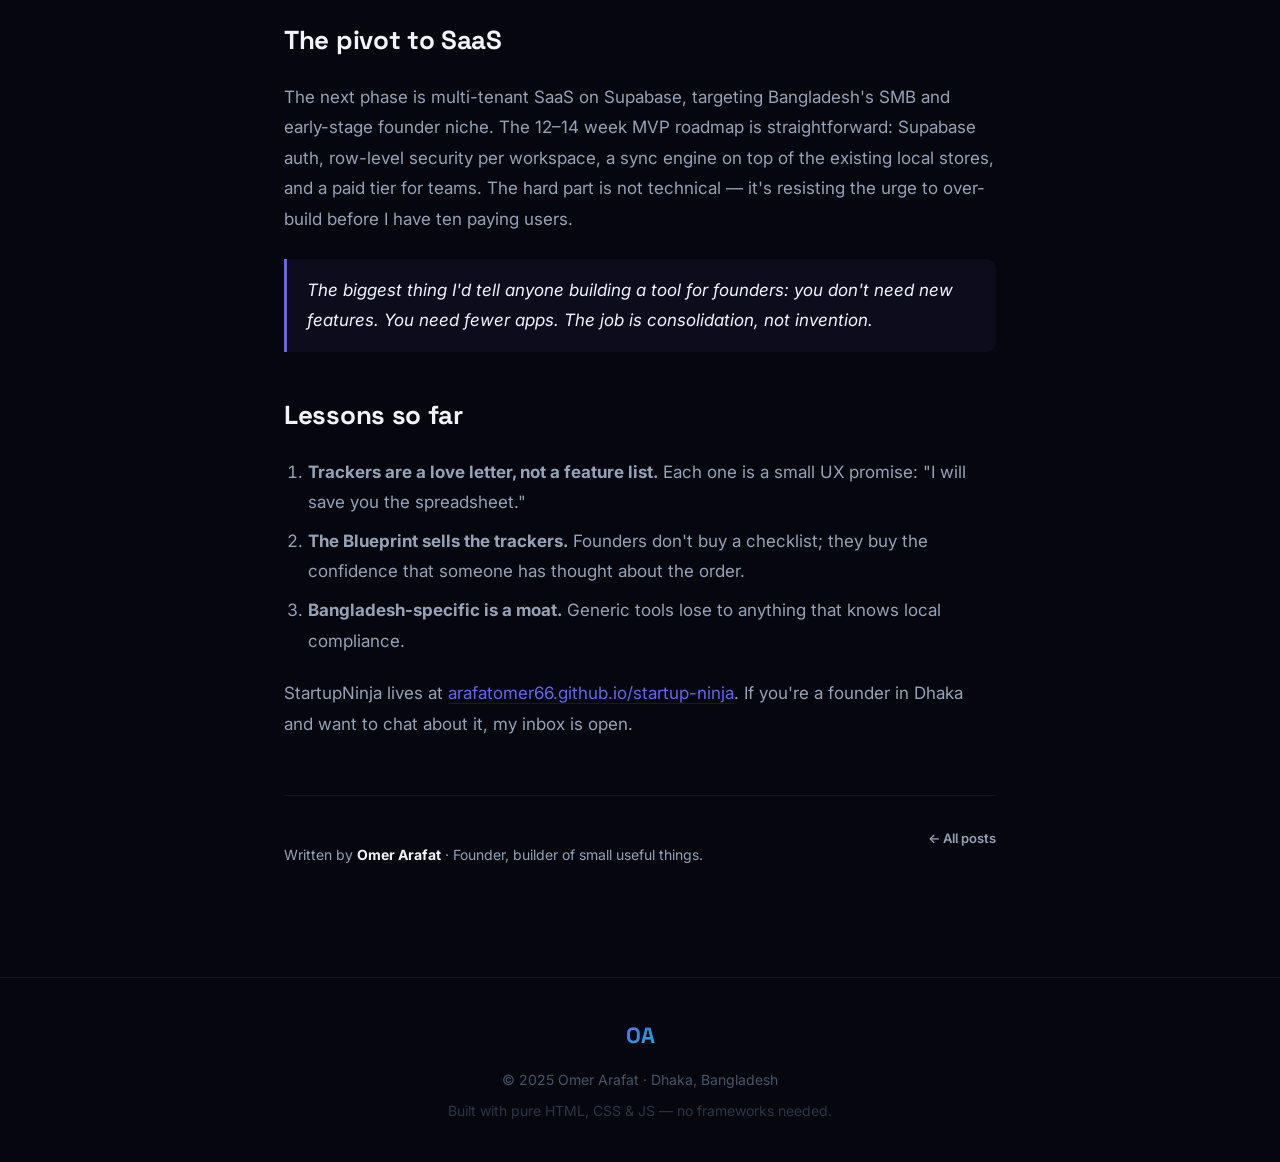
<file: blog/building-startup-ninja.html>
<!DOCTYPE html>
<html lang="en">
<head>
  <meta charset="UTF-8" />
  <meta name="viewport" content="width=device-width, initial-scale=1.0" />
  <title>Building StartupNinja — Omer Arafat</title>
  <meta name="description" content="75 interactive trackers, a Blueprint PDF, and a deliberate path from offline founders' tool to multi-tenant SaaS." />
  <link rel="preconnect" href="https://fonts.googleapis.com" />
  <link href="https://fonts.googleapis.com/css2?family=Inter:wght@300;400;500;600;700;800;900&family=Space+Grotesk:wght@400;500;600;700;800&display=swap" rel="stylesheet" />
  <link rel="stylesheet" href="../css/style.css" />
</head>
<body>

  <nav id="navbar" class="scrolled">
    <div class="nav-inner">
      <a class="nav-logo" href="../index.html">OA</a>
      <ul class="nav-links">
        <li><a href="../index.html#about">About</a></li>
        <li><a href="../index.html#skills">Skills</a></li>
        <li><a href="../index.html#experience">Experience</a></li>
        <li><a href="../index.html#projects">Projects</a></li>
        <li><a href="../index.html#blog">Blog</a></li>
        <li><a href="../index.html#education">Education</a></li>
        <li><a href="../index.html#contact">Contact</a></li>
      </ul>
      <a href="mailto:arafatomer66@gmail.com" class="nav-cta">Hire Me</a>
    </div>
  </nav>

  <article class="post-page">
    <div class="container">
      <a href="../index.html#blog" class="post-back">← Back to all posts</a>

      <header class="post-header">
        <div class="post-meta">
          <span>Apr 14, 2026</span>
          <span class="blog-dot">·</span>
          <span>6 min read</span>
        </div>
        <h1 class="post-title">Building StartupNinja: 75 Trackers and a Founders' Blueprint, Out of Frustration</h1>
        <div class="post-tags">
          <span>Flutter</span><span>Founders</span><span>SaaS</span>
        </div>
      </header>

      <div class="post-cover" style="background:linear-gradient(135deg,#1F2937,#F59E0B)">🥷</div>

      <div class="post-body">
        <p>
          StartupNinja started because I was personally annoyed. I was building ShareDeal, juggling investors, runway, BD compliance, and product — and I kept reaching for the same dozen spreadsheets that other founders had quietly forwarded me. None of them lived together. None of them talked to each other.
        </p>
        <p>
          So I built the tool I wished I had: a Flutter app with 75 interactive trackers and a Blueprint PDF that walks a founder through their first 12 months, end to end.
        </p>

        <h2>What's actually in it</h2>
        <ul>
          <li><strong>Runway and burn modelling</strong> — not "what's our cash position", but "what changes if I delay this hire by two months".</li>
          <li><strong>Cap table sanity checks</strong> — dilution scenarios, ESOP carve-outs, SAFE-to-priced conversions.</li>
          <li><strong>Investor pipeline tracker</strong> — the same data founders keep losing in scattered email threads.</li>
          <li><strong>Compliance checklist</strong> — Bangladesh-specific, because every local founder I know has been bitten by that.</li>
          <li><strong>Hiring scorecards</strong> — interview rubrics that survive your first dozen hires.</li>
        </ul>

        <h2>Why Flutter, why offline-first</h2>
        <p>
          The MVP is a single Flutter binary that ships everything offline. No accounts, no backend. Founders are paranoid about their data, and I am one of them. Building it offline-first meant I could focus on the model and the UX without fighting auth flows for two months.
        </p>

        <h2>The pivot to SaaS</h2>
        <p>
          The next phase is multi-tenant SaaS on Supabase, targeting Bangladesh's SMB and early-stage founder niche. The 12–14 week MVP roadmap is straightforward: Supabase auth, row-level security per workspace, a sync engine on top of the existing local stores, and a paid tier for teams. The hard part is not technical — it's resisting the urge to over-build before I have ten paying users.
        </p>

        <blockquote>
          The biggest thing I'd tell anyone building a tool for founders: you don't need new features. You need fewer apps. The job is consolidation, not invention.
        </blockquote>

        <h2>Lessons so far</h2>
        <ol>
          <li><strong>Trackers are a love letter, not a feature list.</strong> Each one is a small UX promise: "I will save you the spreadsheet."</li>
          <li><strong>The Blueprint sells the trackers.</strong> Founders don't buy a checklist; they buy the confidence that someone has thought about the order.</li>
          <li><strong>Bangladesh-specific is a moat.</strong> Generic tools lose to anything that knows local compliance.</li>
        </ol>

        <p>
          StartupNinja lives at <a href="https://arafatomer66.github.io/startup-ninja" target="_blank">arafatomer66.github.io/startup-ninja</a>. If you're a founder in Dhaka and want to chat about it, my inbox is open.
        </p>
      </div>

      <div class="post-footer">
        <div class="post-footer-author">
          Written by <strong>Omer Arafat</strong> · Founder, builder of small useful things.
        </div>
        <a href="../index.html#blog" class="post-back">← All posts</a>
      </div>
    </div>
  </article>

  <footer class="footer">
    <div class="container">
      <div class="footer-inner">
        <div class="footer-logo">OA</div>
        <p>© 2025 Omer Arafat · Dhaka, Bangladesh</p>
        <p class="footer-sub">Built with pure HTML, CSS &amp; JS — no frameworks needed.</p>
      </div>
    </div>
  </footer>

</body>
</html>
</file>
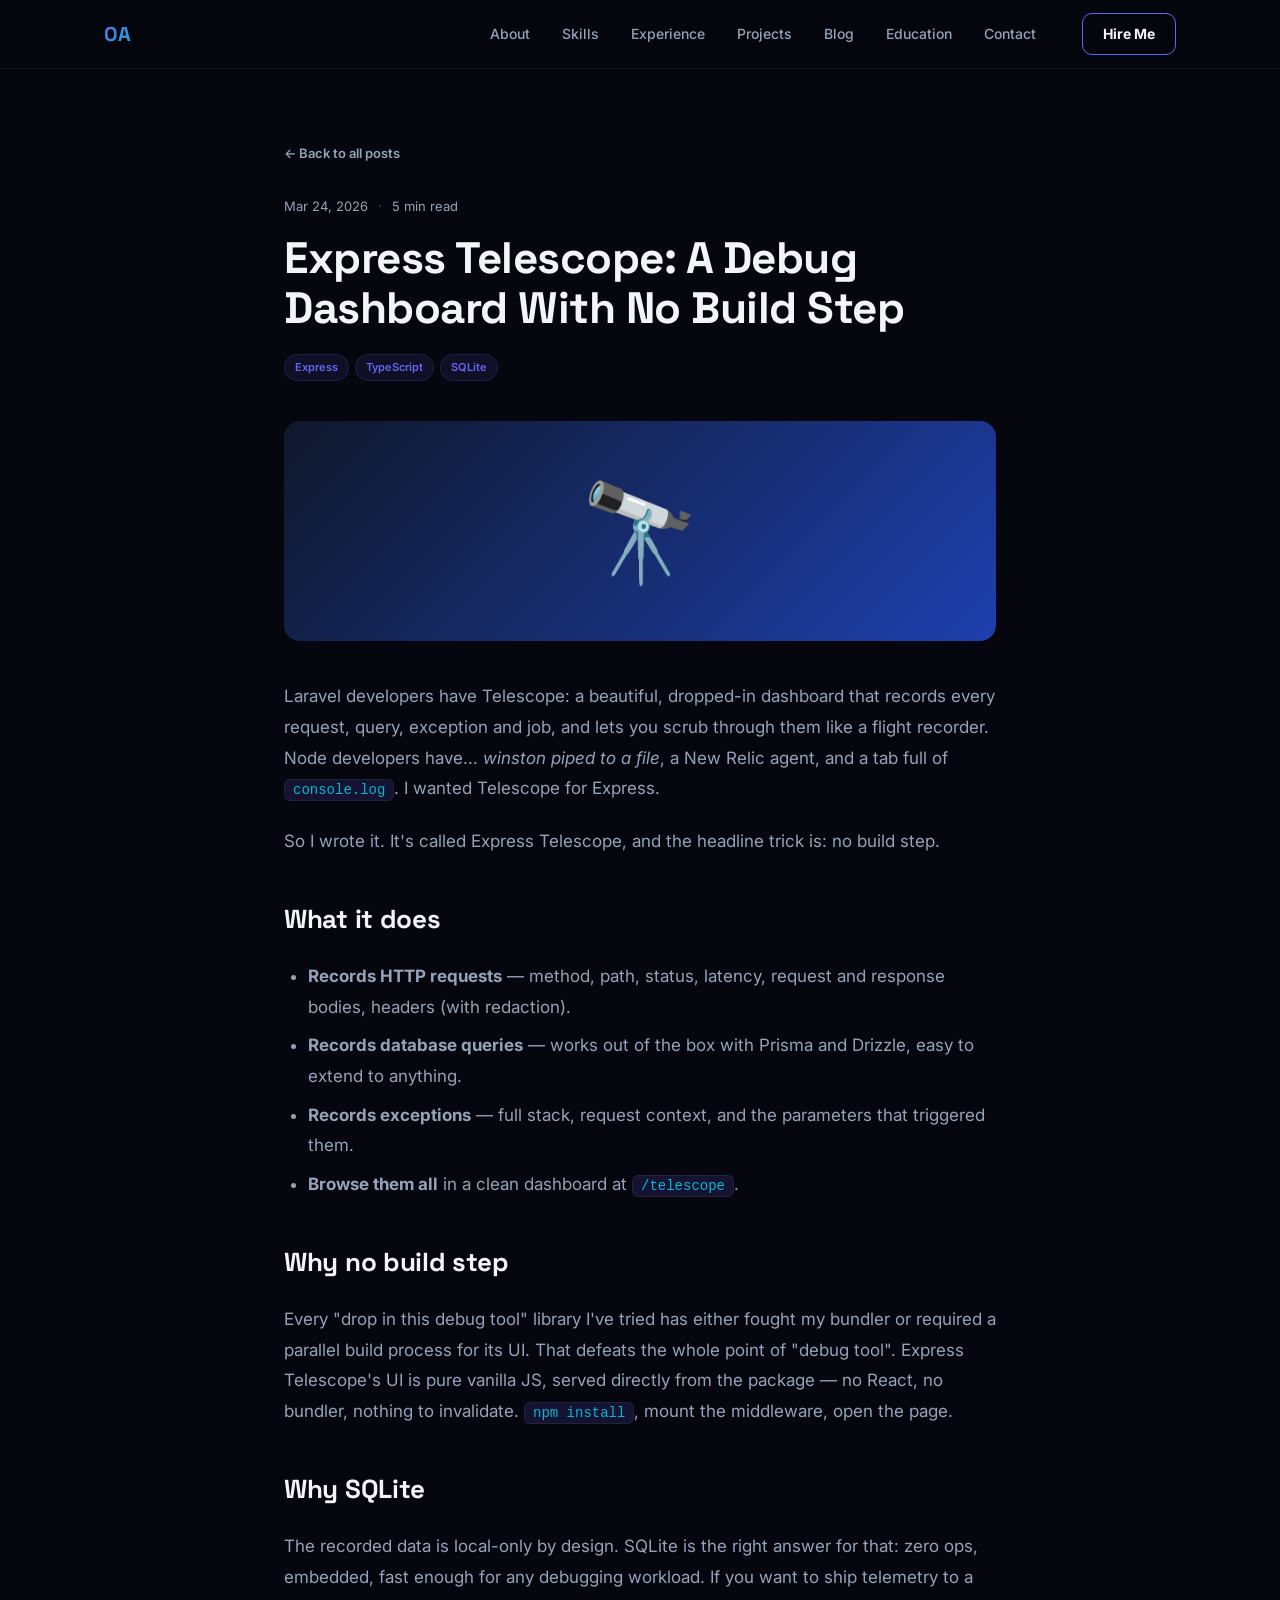
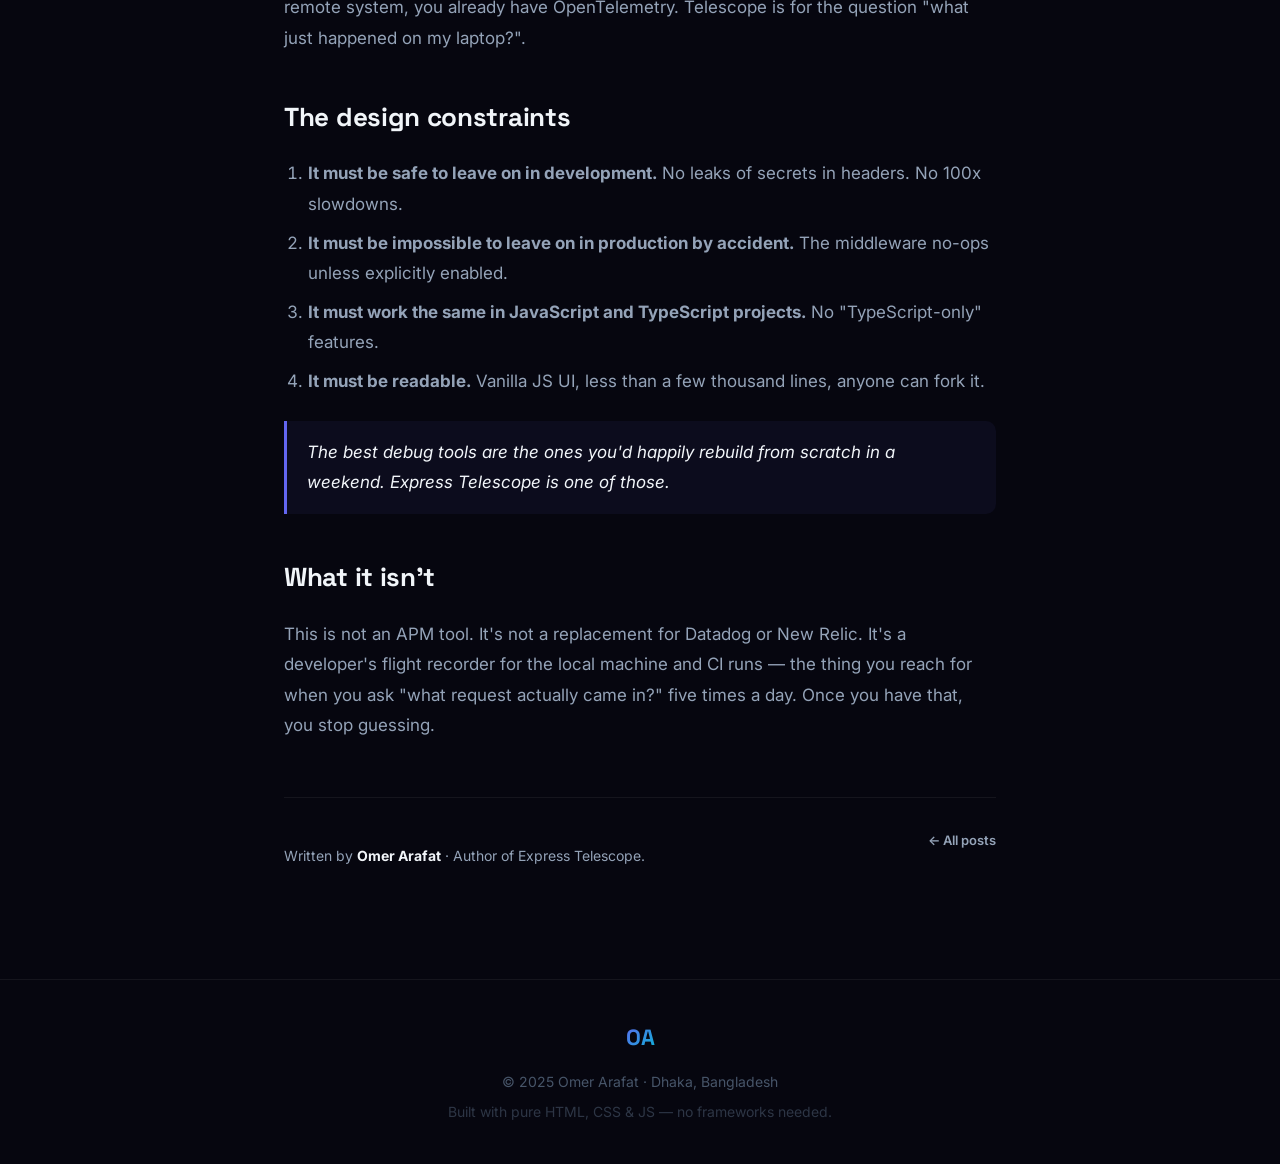
<file: blog/express-telescope.html>
<!DOCTYPE html>
<html lang="en">
<head>
  <meta charset="UTF-8" />
  <meta name="viewport" content="width=device-width, initial-scale=1.0" />
  <title>Express Telescope — A Debug Dashboard With No Build Step | Omer Arafat</title>
  <meta name="description" content="Telescope-style debug dashboard for Express + TypeScript apps. SQLite + vanilla JS, zero build step, drop-in middleware." />
  <link rel="preconnect" href="https://fonts.googleapis.com" />
  <link href="https://fonts.googleapis.com/css2?family=Inter:wght@300;400;500;600;700;800;900&family=Space+Grotesk:wght@400;500;600;700;800&display=swap" rel="stylesheet" />
  <link rel="stylesheet" href="../css/style.css" />
</head>
<body>

  <nav id="navbar" class="scrolled">
    <div class="nav-inner">
      <a class="nav-logo" href="../index.html">OA</a>
      <ul class="nav-links">
        <li><a href="../index.html#about">About</a></li>
        <li><a href="../index.html#skills">Skills</a></li>
        <li><a href="../index.html#experience">Experience</a></li>
        <li><a href="../index.html#projects">Projects</a></li>
        <li><a href="../index.html#blog">Blog</a></li>
        <li><a href="../index.html#education">Education</a></li>
        <li><a href="../index.html#contact">Contact</a></li>
      </ul>
      <a href="mailto:arafatomer66@gmail.com" class="nav-cta">Hire Me</a>
    </div>
  </nav>

  <article class="post-page">
    <div class="container">
      <a href="../index.html#blog" class="post-back">← Back to all posts</a>

      <header class="post-header">
        <div class="post-meta">
          <span>Mar 24, 2026</span>
          <span class="blog-dot">·</span>
          <span>5 min read</span>
        </div>
        <h1 class="post-title">Express Telescope: A Debug Dashboard With No Build Step</h1>
        <div class="post-tags">
          <span>Express</span><span>TypeScript</span><span>SQLite</span>
        </div>
      </header>

      <div class="post-cover" style="background:linear-gradient(135deg,#0F172A,#1E40AF)">🔭</div>

      <div class="post-body">
        <p>
          Laravel developers have Telescope: a beautiful, dropped-in dashboard that records every request, query, exception and job, and lets you scrub through them like a flight recorder. Node developers have... <em>winston piped to a file</em>, a New Relic agent, and a tab full of <code>console.log</code>. I wanted Telescope for Express.
        </p>
        <p>
          So I wrote it. It's called Express Telescope, and the headline trick is: no build step.
        </p>

        <h2>What it does</h2>
        <ul>
          <li><strong>Records HTTP requests</strong> — method, path, status, latency, request and response bodies, headers (with redaction).</li>
          <li><strong>Records database queries</strong> — works out of the box with Prisma and Drizzle, easy to extend to anything.</li>
          <li><strong>Records exceptions</strong> — full stack, request context, and the parameters that triggered them.</li>
          <li><strong>Browse them all</strong> in a clean dashboard at <code>/telescope</code>.</li>
        </ul>

        <h2>Why no build step</h2>
        <p>
          Every "drop in this debug tool" library I've tried has either fought my bundler or required a parallel build process for its UI. That defeats the whole point of "debug tool". Express Telescope's UI is pure vanilla JS, served directly from the package — no React, no bundler, nothing to invalidate. <code>npm install</code>, mount the middleware, open the page.
        </p>

        <h2>Why SQLite</h2>
        <p>
          The recorded data is local-only by design. SQLite is the right answer for that: zero ops, embedded, fast enough for any debugging workload. If you want to ship telemetry to a remote system, you already have OpenTelemetry. Telescope is for the question "what just happened on my laptop?".
        </p>

        <h2>The design constraints</h2>
        <ol>
          <li><strong>It must be safe to leave on in development.</strong> No leaks of secrets in headers. No 100x slowdowns.</li>
          <li><strong>It must be impossible to leave on in production by accident.</strong> The middleware no-ops unless explicitly enabled.</li>
          <li><strong>It must work the same in JavaScript and TypeScript projects.</strong> No "TypeScript-only" features.</li>
          <li><strong>It must be readable.</strong> Vanilla JS UI, less than a few thousand lines, anyone can fork it.</li>
        </ol>

        <blockquote>
          The best debug tools are the ones you'd happily rebuild from scratch in a weekend. Express Telescope is one of those.
        </blockquote>

        <h2>What it isn't</h2>
        <p>
          This is not an APM tool. It's not a replacement for Datadog or New Relic. It's a developer's flight recorder for the local machine and CI runs — the thing you reach for when you ask "what request actually came in?" five times a day. Once you have that, you stop guessing.
        </p>
      </div>

      <div class="post-footer">
        <div class="post-footer-author">
          Written by <strong>Omer Arafat</strong> · Author of Express Telescope.
        </div>
        <a href="../index.html#blog" class="post-back">← All posts</a>
      </div>
    </div>
  </article>

  <footer class="footer">
    <div class="container">
      <div class="footer-inner">
        <div class="footer-logo">OA</div>
        <p>© 2025 Omer Arafat · Dhaka, Bangladesh</p>
        <p class="footer-sub">Built with pure HTML, CSS &amp; JS — no frameworks needed.</p>
      </div>
    </div>
  </footer>

</body>
</html>
</file>
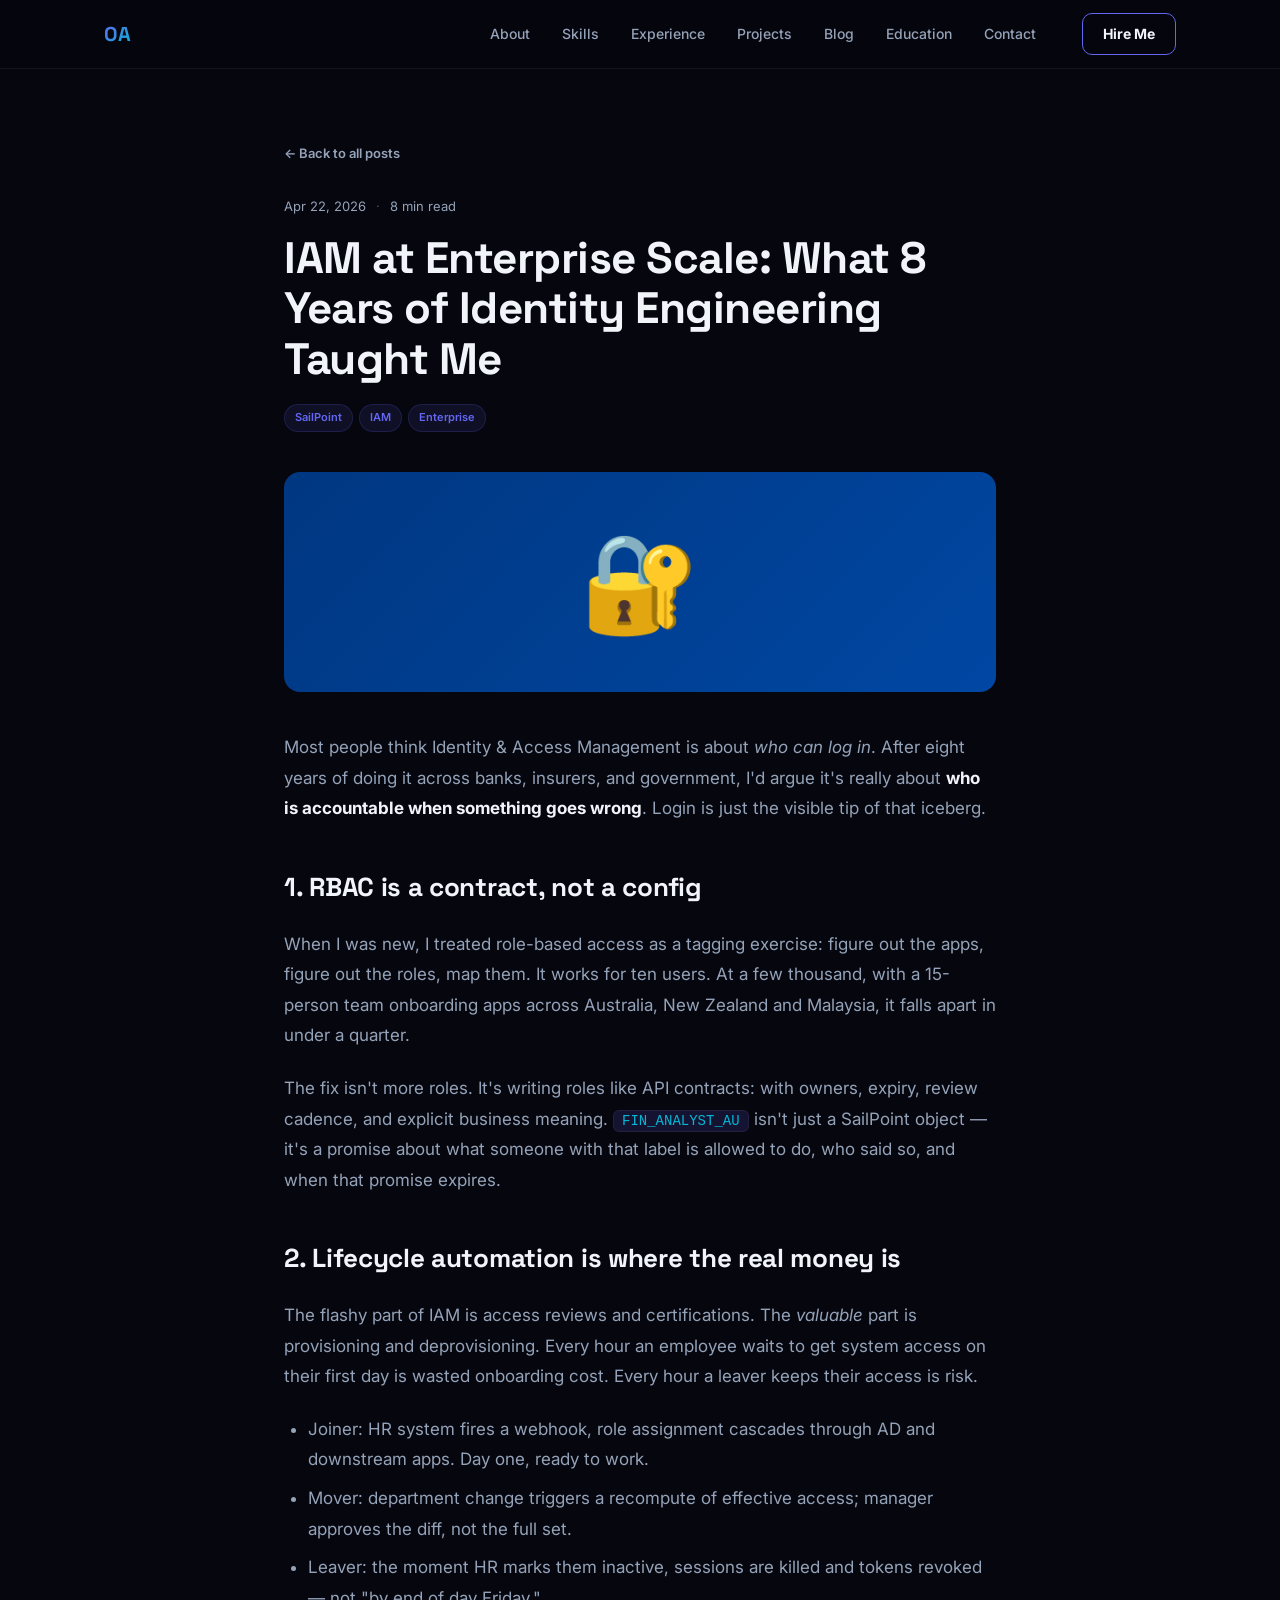
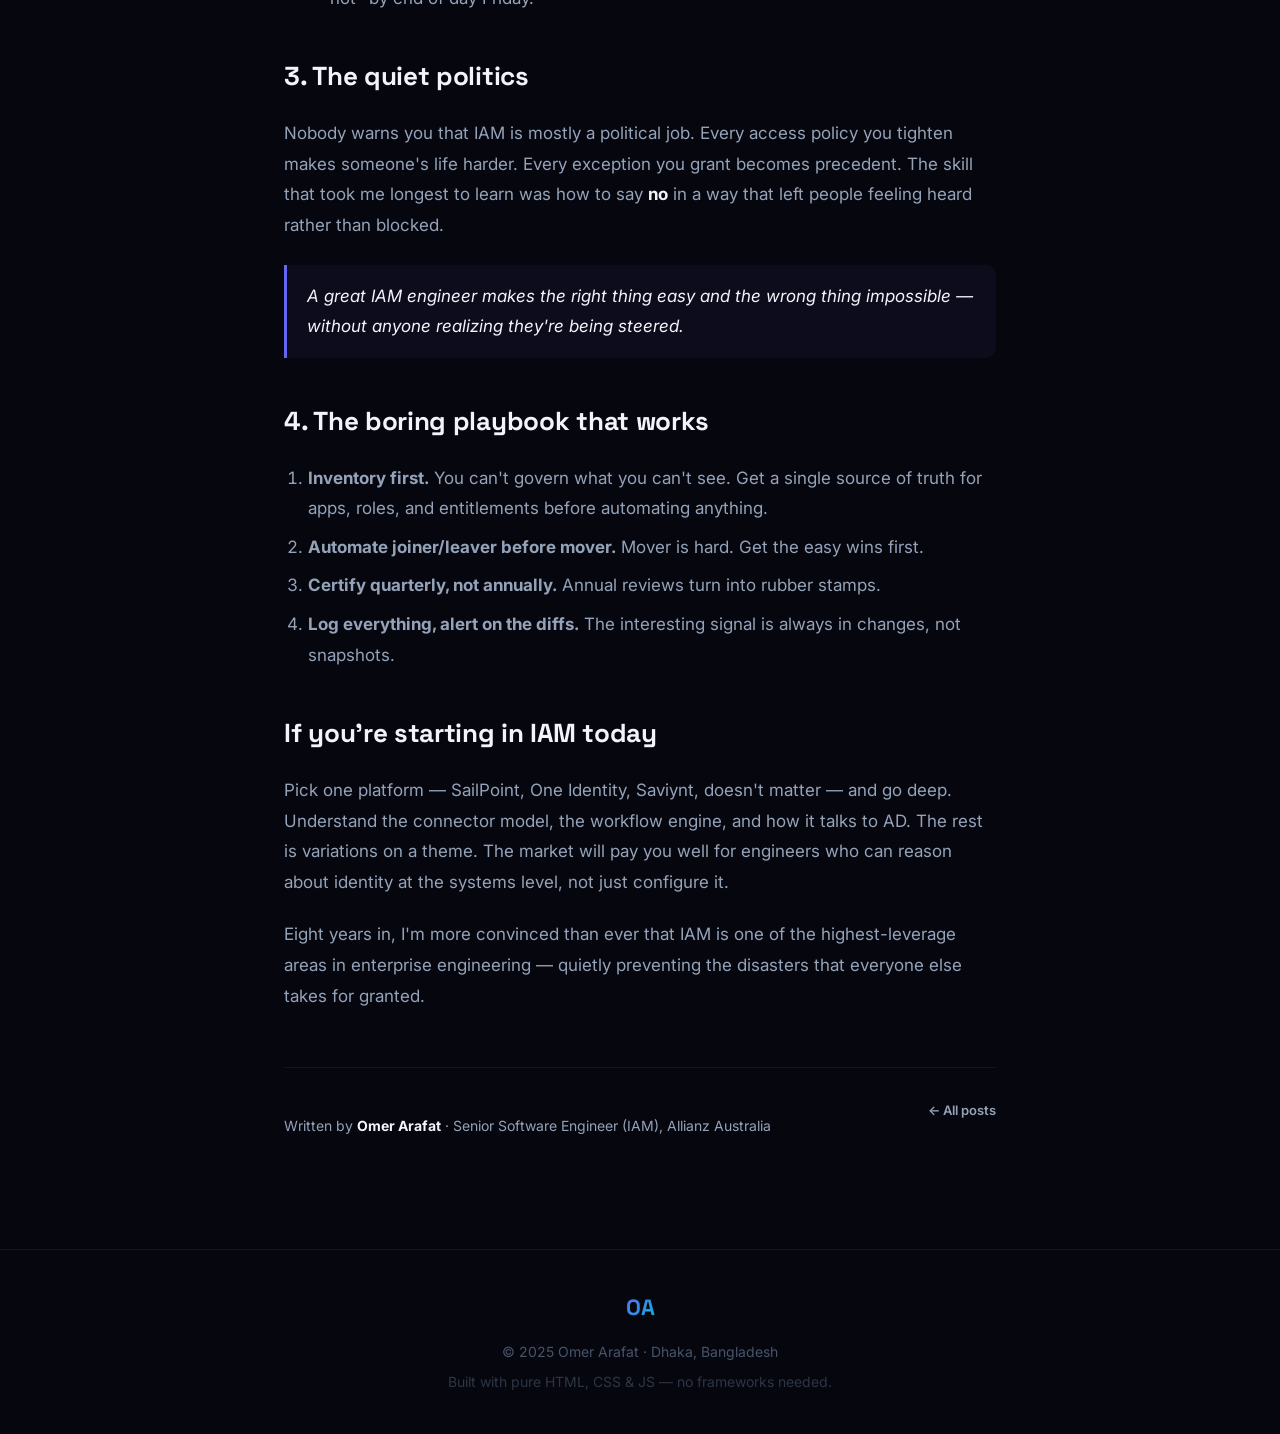
<file: blog/iam-at-scale.html>
<!DOCTYPE html>
<html lang="en">
<head>
  <meta charset="UTF-8" />
  <meta name="viewport" content="width=device-width, initial-scale=1.0" />
  <title>IAM at Enterprise Scale — Omer Arafat</title>
  <meta name="description" content="What 8 years of identity engineering across Australia, New Zealand and Malaysia taught me — a field guide for engineers stepping into IAM." />
  <link rel="preconnect" href="https://fonts.googleapis.com" />
  <link href="https://fonts.googleapis.com/css2?family=Inter:wght@300;400;500;600;700;800;900&family=Space+Grotesk:wght@400;500;600;700;800&display=swap" rel="stylesheet" />
  <link rel="stylesheet" href="../css/style.css" />
</head>
<body>

  <!-- ══ NAV ═════════════════════════════════════════════════════════════ -->
  <nav id="navbar" class="scrolled">
    <div class="nav-inner">
      <a class="nav-logo" href="../index.html">OA</a>
      <ul class="nav-links">
        <li><a href="../index.html#about">About</a></li>
        <li><a href="../index.html#skills">Skills</a></li>
        <li><a href="../index.html#experience">Experience</a></li>
        <li><a href="../index.html#projects">Projects</a></li>
        <li><a href="../index.html#blog">Blog</a></li>
        <li><a href="../index.html#education">Education</a></li>
        <li><a href="../index.html#contact">Contact</a></li>
      </ul>
      <a href="mailto:arafatomer66@gmail.com" class="nav-cta">Hire Me</a>
    </div>
  </nav>

  <!-- ══ POST ════════════════════════════════════════════════════════════ -->
  <article class="post-page">
    <div class="container">
      <a href="../index.html#blog" class="post-back">← Back to all posts</a>

      <header class="post-header">
        <div class="post-meta">
          <span>Apr 22, 2026</span>
          <span class="blog-dot">·</span>
          <span>8 min read</span>
        </div>
        <h1 class="post-title">IAM at Enterprise Scale: What 8 Years of Identity Engineering Taught Me</h1>
        <div class="post-tags">
          <span>SailPoint</span><span>IAM</span><span>Enterprise</span>
        </div>
      </header>

      <div class="post-cover" style="background:linear-gradient(135deg,#003781,#0047A3)">🔐</div>

      <div class="post-body">
        <p>
          Most people think Identity &amp; Access Management is about <em>who can log in</em>. After eight years of doing it across banks, insurers, and government, I'd argue it's really about <strong>who is accountable when something goes wrong</strong>. Login is just the visible tip of that iceberg.
        </p>

        <h2>1. RBAC is a contract, not a config</h2>
        <p>
          When I was new, I treated role-based access as a tagging exercise: figure out the apps, figure out the roles, map them. It works for ten users. At a few thousand, with a 15-person team onboarding apps across Australia, New Zealand and Malaysia, it falls apart in under a quarter.
        </p>
        <p>
          The fix isn't more roles. It's writing roles like API contracts: with owners, expiry, review cadence, and explicit business meaning. <code>FIN_ANALYST_AU</code> isn't just a SailPoint object — it's a promise about what someone with that label is allowed to do, who said so, and when that promise expires.
        </p>

        <h2>2. Lifecycle automation is where the real money is</h2>
        <p>
          The flashy part of IAM is access reviews and certifications. The <em>valuable</em> part is provisioning and deprovisioning. Every hour an employee waits to get system access on their first day is wasted onboarding cost. Every hour a leaver keeps their access is risk.
        </p>
        <ul>
          <li>Joiner: HR system fires a webhook, role assignment cascades through AD and downstream apps. Day one, ready to work.</li>
          <li>Mover: department change triggers a recompute of effective access; manager approves the diff, not the full set.</li>
          <li>Leaver: the moment HR marks them inactive, sessions are killed and tokens revoked — not "by end of day Friday."</li>
        </ul>

        <h2>3. The quiet politics</h2>
        <p>
          Nobody warns you that IAM is mostly a political job. Every access policy you tighten makes someone's life harder. Every exception you grant becomes precedent. The skill that took me longest to learn was how to say <strong>no</strong> in a way that left people feeling heard rather than blocked.
        </p>
        <blockquote>
          A great IAM engineer makes the right thing easy and the wrong thing impossible — without anyone realizing they're being steered.
        </blockquote>

        <h2>4. The boring playbook that works</h2>
        <ol>
          <li><strong>Inventory first.</strong> You can't govern what you can't see. Get a single source of truth for apps, roles, and entitlements before automating anything.</li>
          <li><strong>Automate joiner/leaver before mover.</strong> Mover is hard. Get the easy wins first.</li>
          <li><strong>Certify quarterly, not annually.</strong> Annual reviews turn into rubber stamps.</li>
          <li><strong>Log everything, alert on the diffs.</strong> The interesting signal is always in changes, not snapshots.</li>
        </ol>

        <h2>If you're starting in IAM today</h2>
        <p>
          Pick one platform — SailPoint, One Identity, Saviynt, doesn't matter — and go deep. Understand the connector model, the workflow engine, and how it talks to AD. The rest is variations on a theme. The market will pay you well for engineers who can reason about identity at the systems level, not just configure it.
        </p>
        <p>
          Eight years in, I'm more convinced than ever that IAM is one of the highest-leverage areas in enterprise engineering — quietly preventing the disasters that everyone else takes for granted.
        </p>
      </div>

      <div class="post-footer">
        <div class="post-footer-author">
          Written by <strong>Omer Arafat</strong> · Senior Software Engineer (IAM), Allianz Australia
        </div>
        <a href="../index.html#blog" class="post-back">← All posts</a>
      </div>
    </div>
  </article>

  <!-- ══ FOOTER ════════════════════════════════════════════════════════════ -->
  <footer class="footer">
    <div class="container">
      <div class="footer-inner">
        <div class="footer-logo">OA</div>
        <p>© 2025 Omer Arafat · Dhaka, Bangladesh</p>
        <p class="footer-sub">Built with pure HTML, CSS &amp; JS — no frameworks needed.</p>
      </div>
    </div>
  </footer>

</body>
</html>
</file>
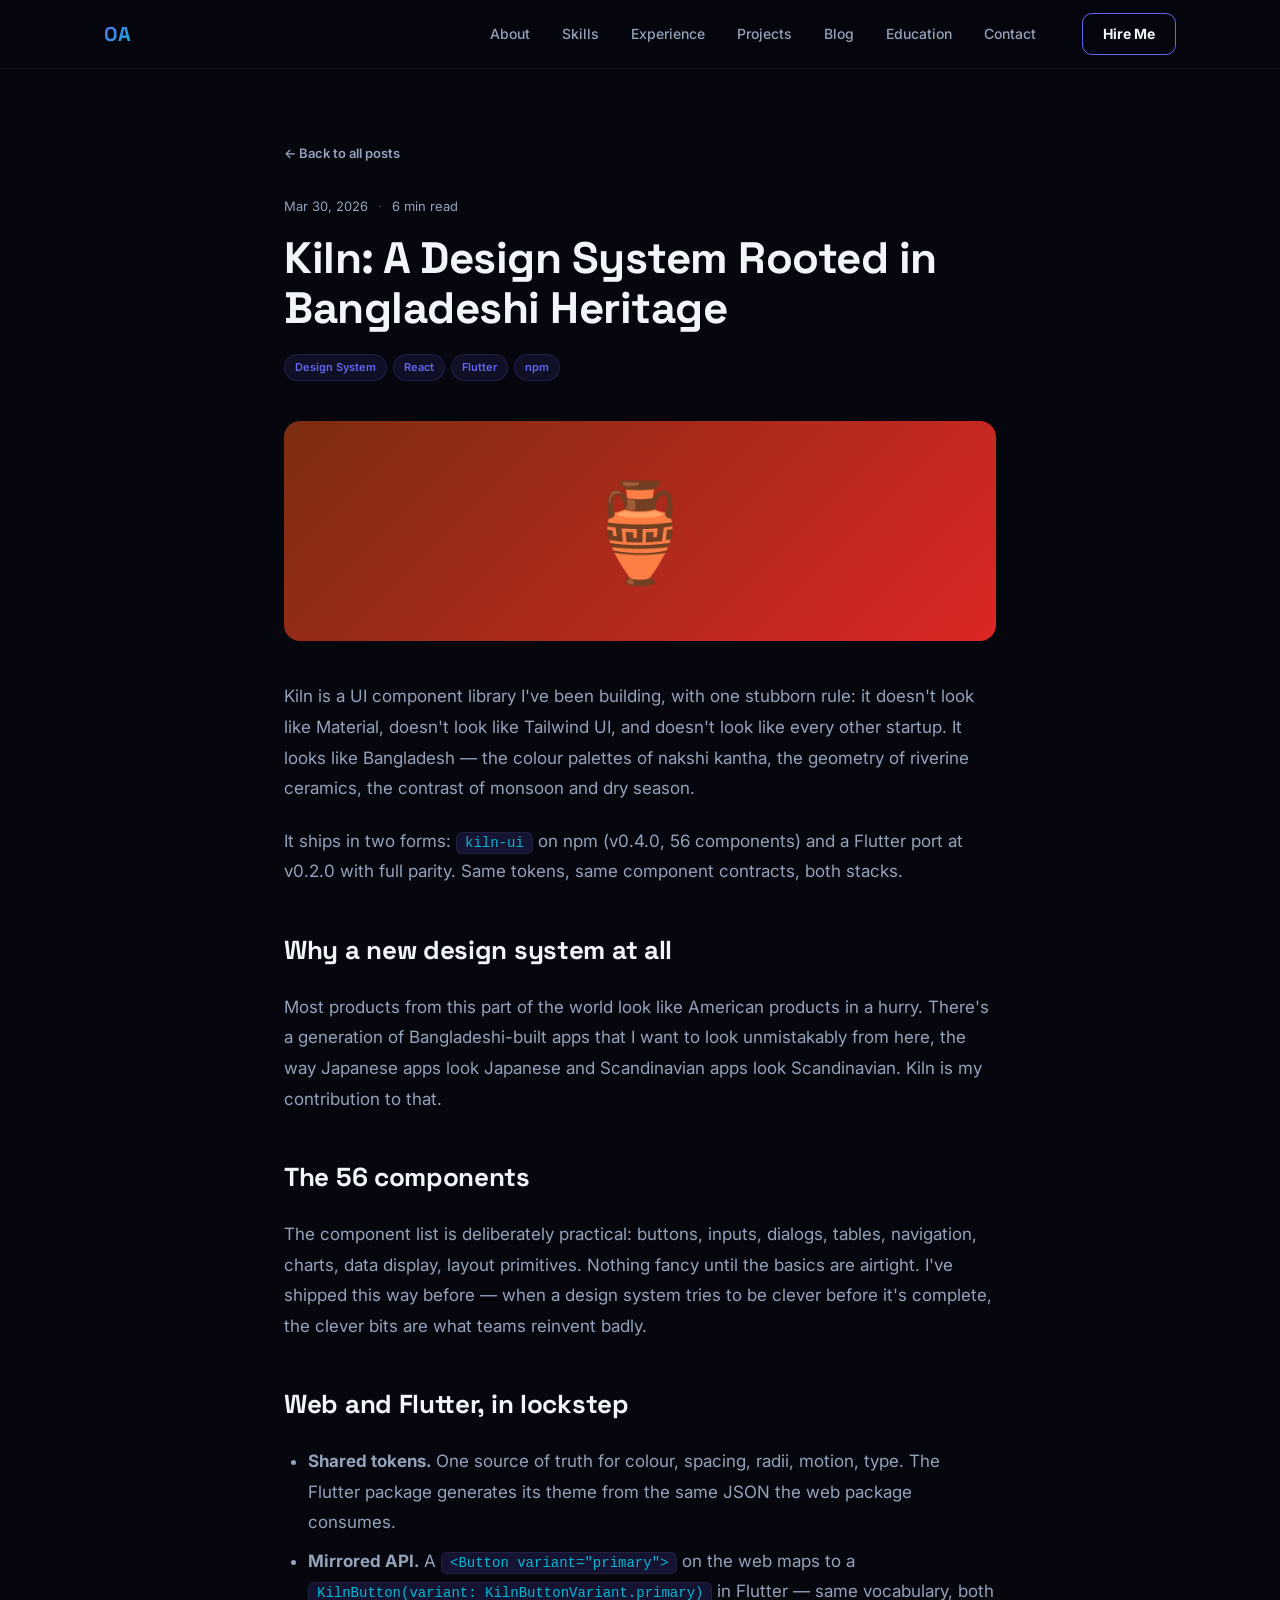
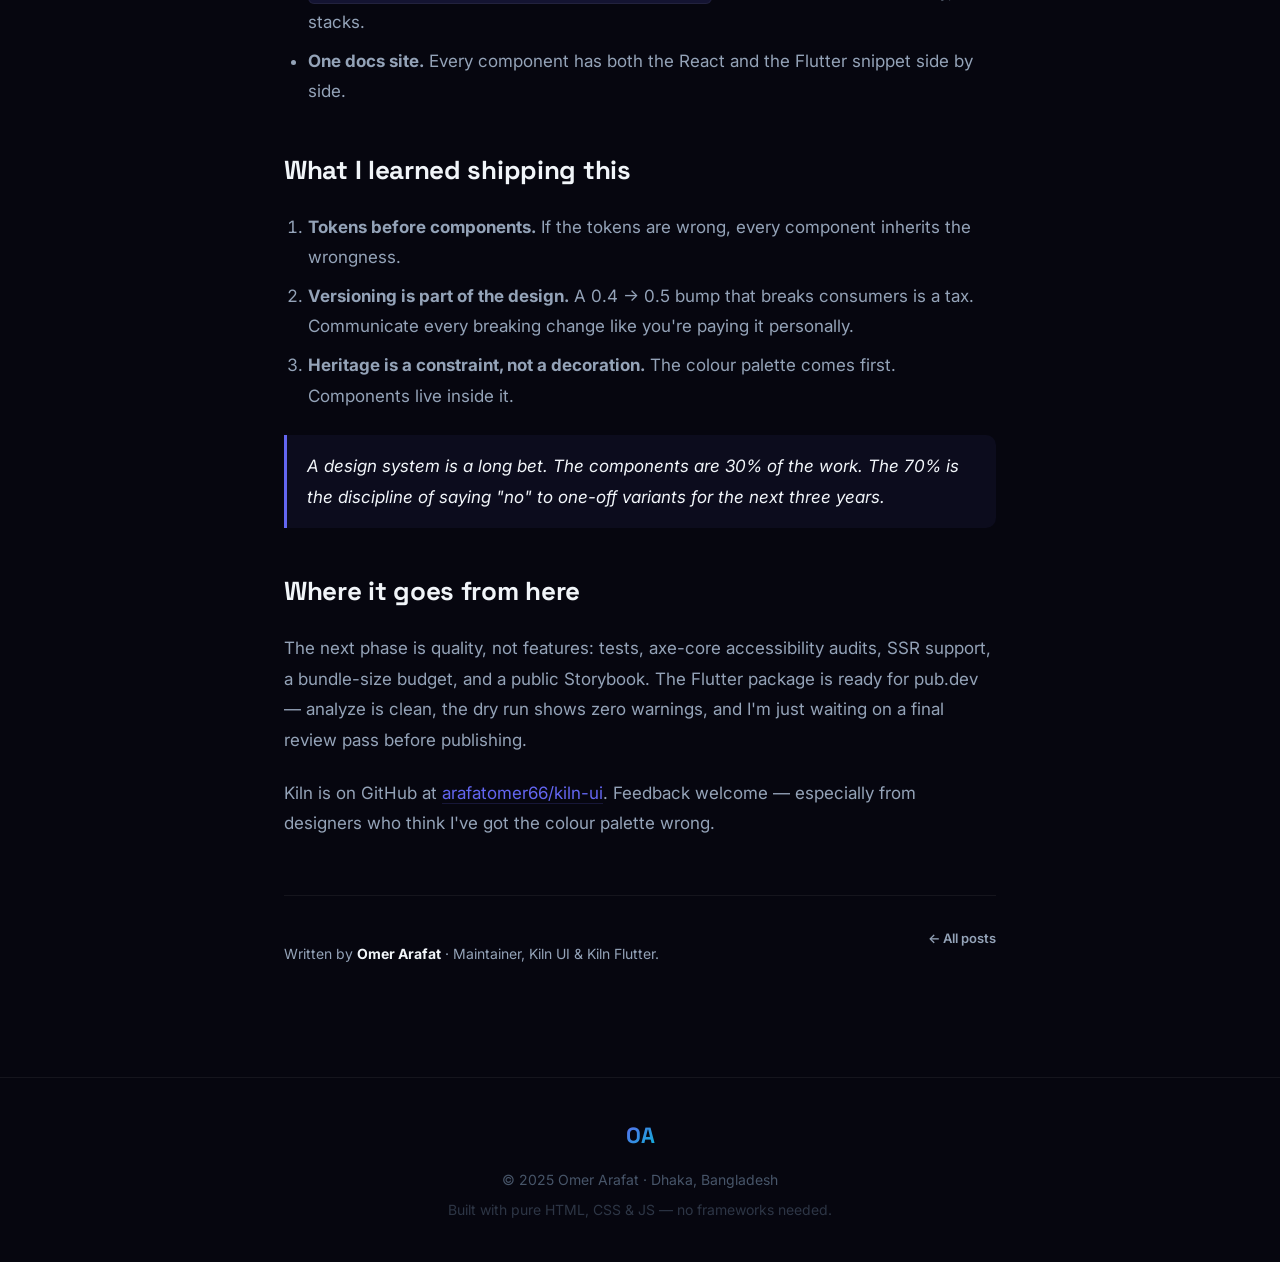
<file: blog/kiln-design-system.html>
<!DOCTYPE html>
<html lang="en">
<head>
  <meta charset="UTF-8" />
  <meta name="viewport" content="width=device-width, initial-scale=1.0" />
  <title>Kiln: A BD-Heritage Design System | Omer Arafat</title>
  <meta name="description" content="56 components shipped to npm and Flutter — a design language rooted in Bangladeshi heritage, not generic Material." />
  <link rel="preconnect" href="https://fonts.googleapis.com" />
  <link href="https://fonts.googleapis.com/css2?family=Inter:wght@300;400;500;600;700;800;900&family=Space+Grotesk:wght@400;500;600;700;800&display=swap" rel="stylesheet" />
  <link rel="stylesheet" href="../css/style.css" />
</head>
<body>

  <nav id="navbar" class="scrolled">
    <div class="nav-inner">
      <a class="nav-logo" href="../index.html">OA</a>
      <ul class="nav-links">
        <li><a href="../index.html#about">About</a></li>
        <li><a href="../index.html#skills">Skills</a></li>
        <li><a href="../index.html#experience">Experience</a></li>
        <li><a href="../index.html#projects">Projects</a></li>
        <li><a href="../index.html#blog">Blog</a></li>
        <li><a href="../index.html#education">Education</a></li>
        <li><a href="../index.html#contact">Contact</a></li>
      </ul>
      <a href="mailto:arafatomer66@gmail.com" class="nav-cta">Hire Me</a>
    </div>
  </nav>

  <article class="post-page">
    <div class="container">
      <a href="../index.html#blog" class="post-back">← Back to all posts</a>

      <header class="post-header">
        <div class="post-meta">
          <span>Mar 30, 2026</span>
          <span class="blog-dot">·</span>
          <span>6 min read</span>
        </div>
        <h1 class="post-title">Kiln: A Design System Rooted in Bangladeshi Heritage</h1>
        <div class="post-tags">
          <span>Design System</span><span>React</span><span>Flutter</span><span>npm</span>
        </div>
      </header>

      <div class="post-cover" style="background:linear-gradient(135deg,#7C2D12,#DC2626)">🏺</div>

      <div class="post-body">
        <p>
          Kiln is a UI component library I've been building, with one stubborn rule: it doesn't look like Material, doesn't look like Tailwind UI, and doesn't look like every other startup. It looks like Bangladesh — the colour palettes of nakshi kantha, the geometry of riverine ceramics, the contrast of monsoon and dry season.
        </p>
        <p>
          It ships in two forms: <code>kiln-ui</code> on npm (v0.4.0, 56 components) and a Flutter port at v0.2.0 with full parity. Same tokens, same component contracts, both stacks.
        </p>

        <h2>Why a new design system at all</h2>
        <p>
          Most products from this part of the world look like American products in a hurry. There's a generation of Bangladeshi-built apps that I want to look unmistakably from here, the way Japanese apps look Japanese and Scandinavian apps look Scandinavian. Kiln is my contribution to that.
        </p>

        <h2>The 56 components</h2>
        <p>
          The component list is deliberately practical: buttons, inputs, dialogs, tables, navigation, charts, data display, layout primitives. Nothing fancy until the basics are airtight. I've shipped this way before — when a design system tries to be clever before it's complete, the clever bits are what teams reinvent badly.
        </p>

        <h2>Web and Flutter, in lockstep</h2>
        <ul>
          <li><strong>Shared tokens.</strong> One source of truth for colour, spacing, radii, motion, type. The Flutter package generates its theme from the same JSON the web package consumes.</li>
          <li><strong>Mirrored API.</strong> A <code>&lt;Button variant="primary"&gt;</code> on the web maps to a <code>KilnButton(variant: KilnButtonVariant.primary)</code> in Flutter — same vocabulary, both stacks.</li>
          <li><strong>One docs site.</strong> Every component has both the React and the Flutter snippet side by side.</li>
        </ul>

        <h2>What I learned shipping this</h2>
        <ol>
          <li><strong>Tokens before components.</strong> If the tokens are wrong, every component inherits the wrongness.</li>
          <li><strong>Versioning is part of the design.</strong> A 0.4 → 0.5 bump that breaks consumers is a tax. Communicate every breaking change like you're paying it personally.</li>
          <li><strong>Heritage is a constraint, not a decoration.</strong> The colour palette comes first. Components live inside it.</li>
        </ol>

        <blockquote>
          A design system is a long bet. The components are 30% of the work. The 70% is the discipline of saying "no" to one-off variants for the next three years.
        </blockquote>

        <h2>Where it goes from here</h2>
        <p>
          The next phase is quality, not features: tests, axe-core accessibility audits, SSR support, a bundle-size budget, and a public Storybook. The Flutter package is ready for pub.dev — analyze is clean, the dry run shows zero warnings, and I'm just waiting on a final review pass before publishing.
        </p>
        <p>
          Kiln is on GitHub at <a href="https://github.com/arafatomer66/kiln-ui" target="_blank">arafatomer66/kiln-ui</a>. Feedback welcome — especially from designers who think I've got the colour palette wrong.
        </p>
      </div>

      <div class="post-footer">
        <div class="post-footer-author">
          Written by <strong>Omer Arafat</strong> · Maintainer, Kiln UI &amp; Kiln Flutter.
        </div>
        <a href="../index.html#blog" class="post-back">← All posts</a>
      </div>
    </div>
  </article>

  <footer class="footer">
    <div class="container">
      <div class="footer-inner">
        <div class="footer-logo">OA</div>
        <p>© 2025 Omer Arafat · Dhaka, Bangladesh</p>
        <p class="footer-sub">Built with pure HTML, CSS &amp; JS — no frameworks needed.</p>
      </div>
    </div>
  </footer>

</body>
</html>
</file>
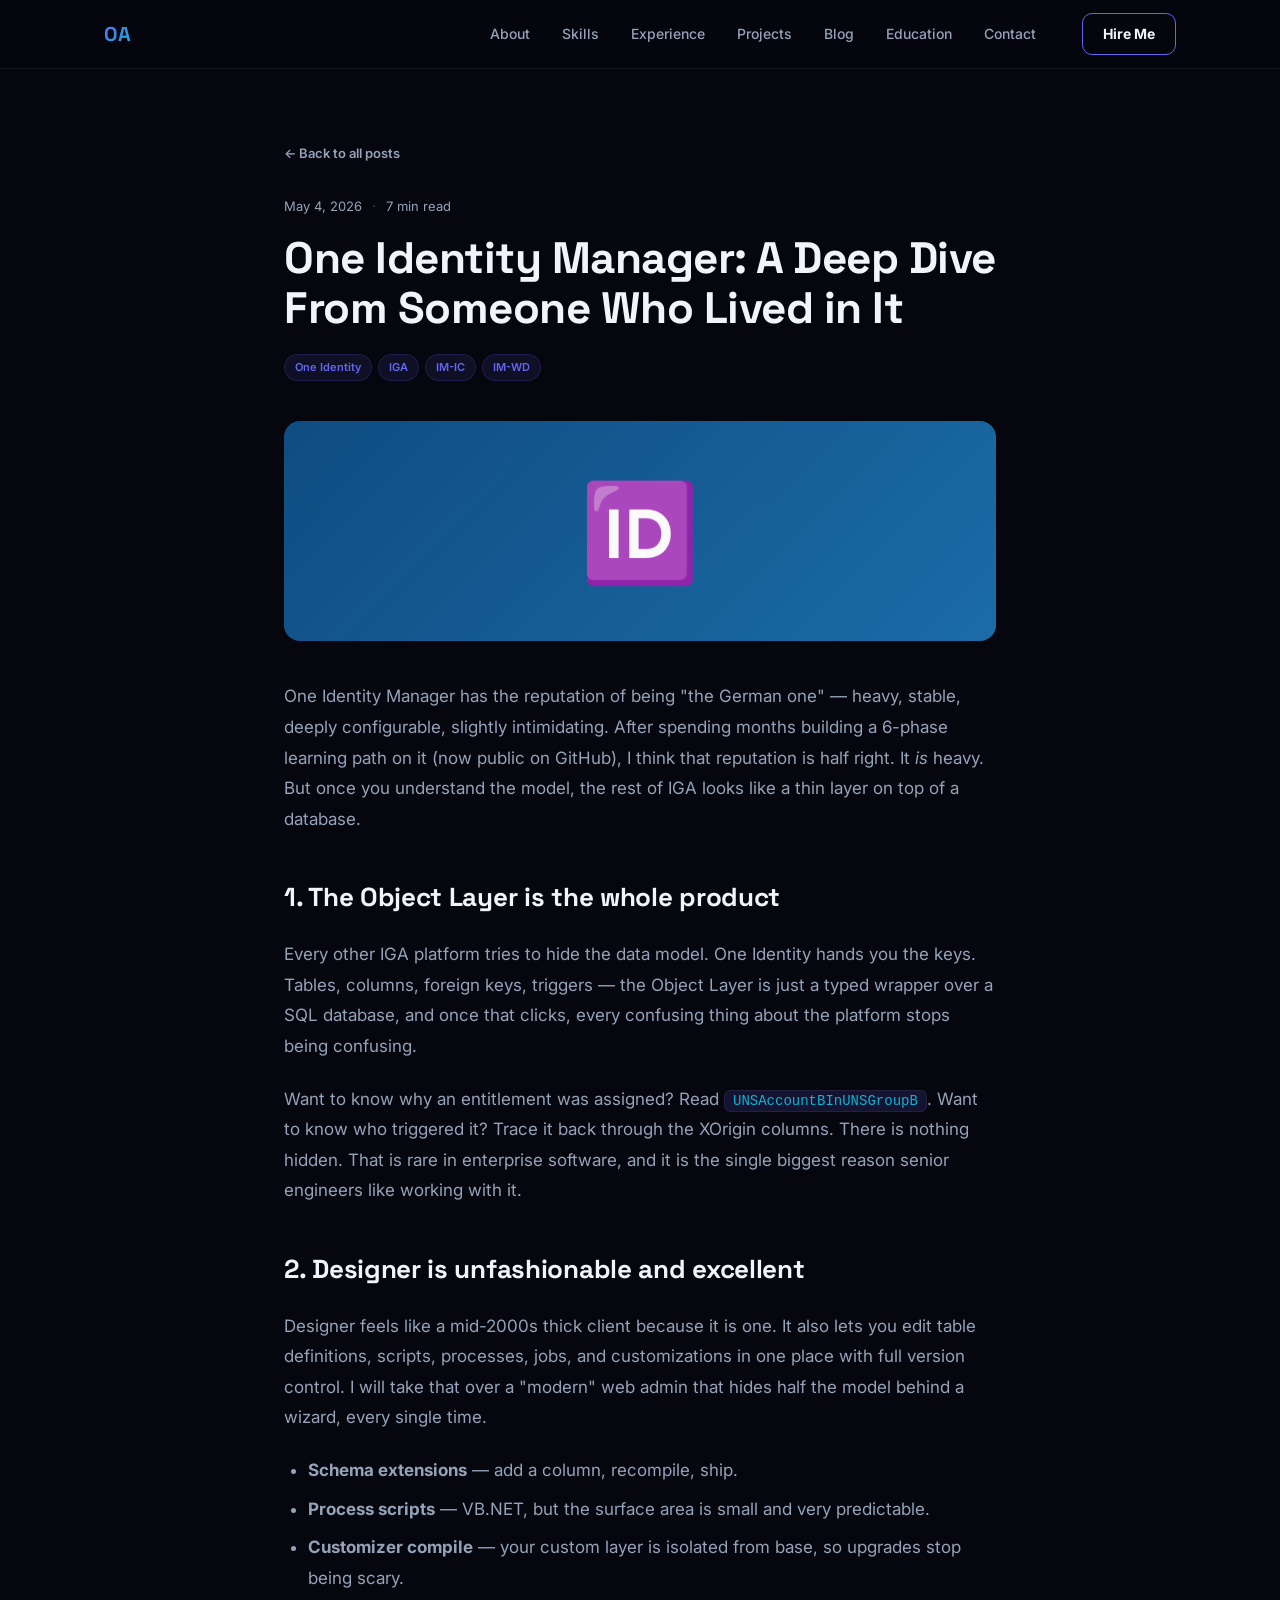
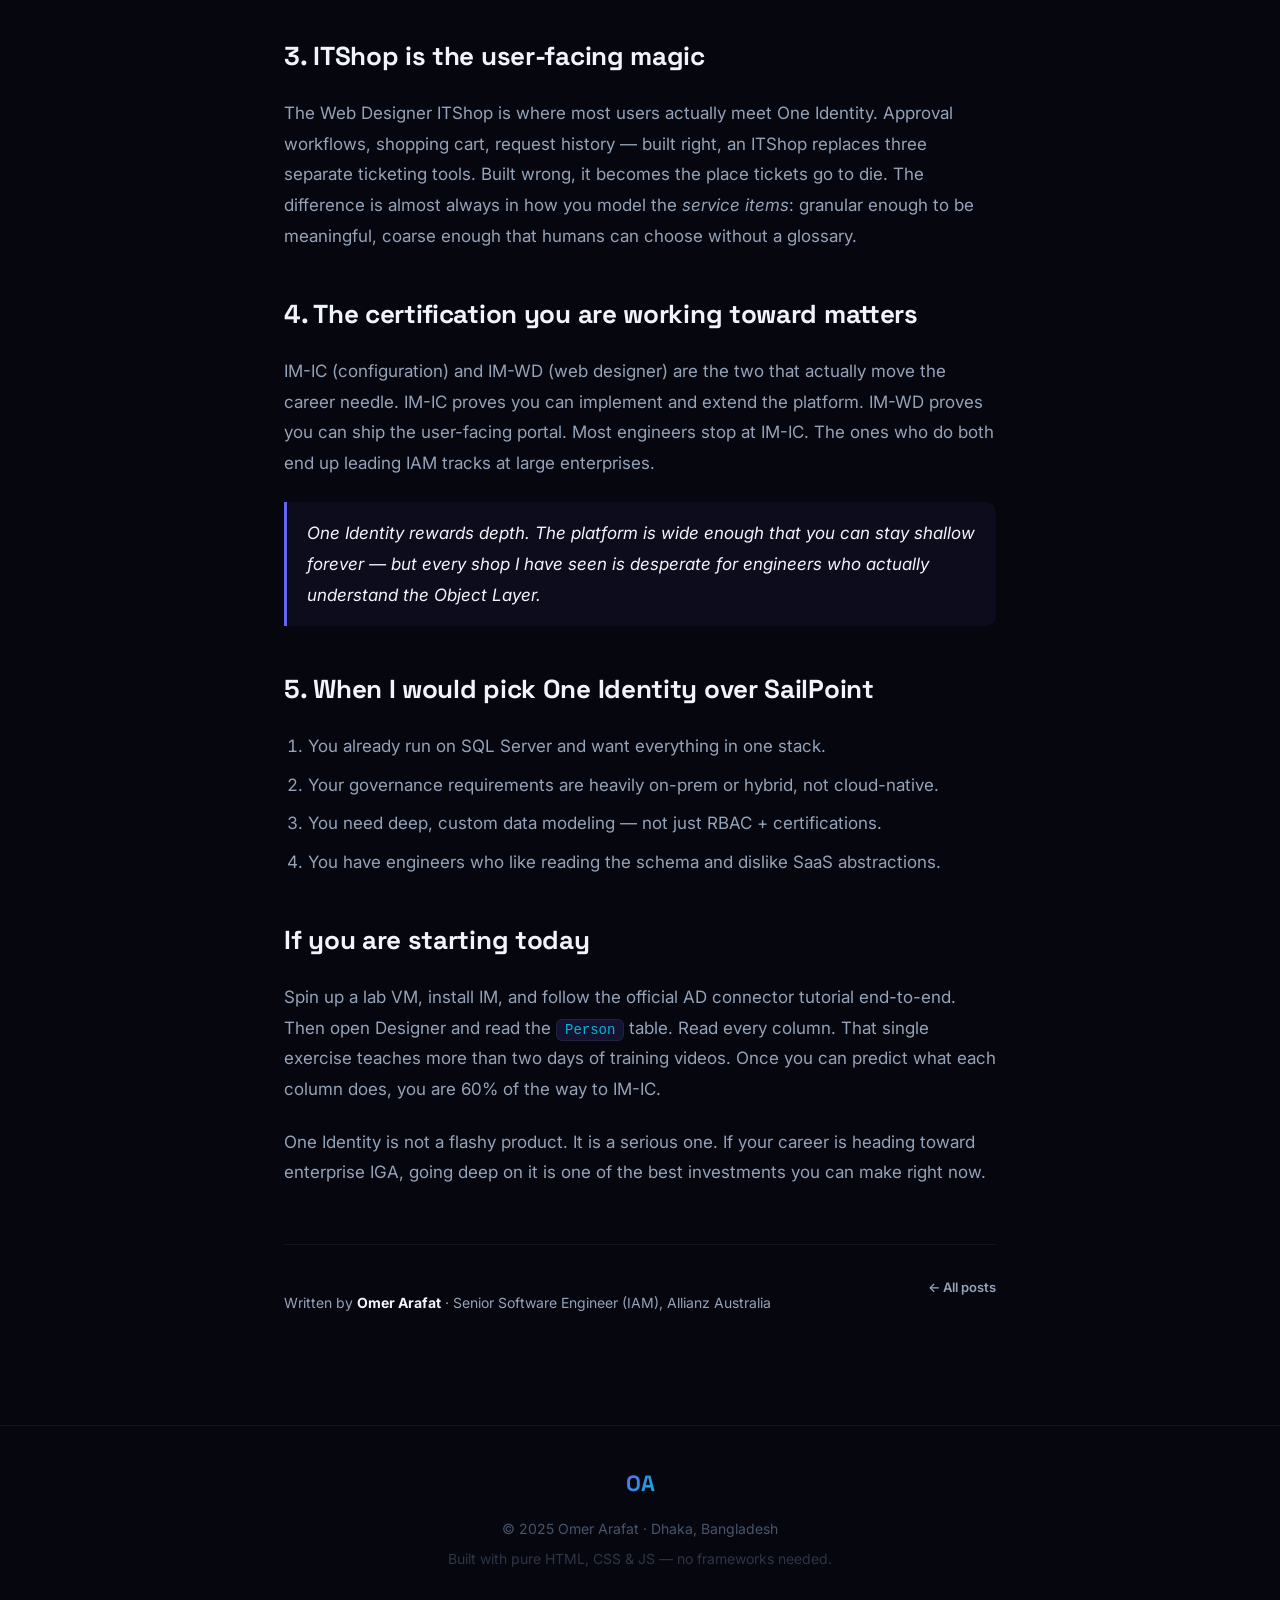
<file: blog/one-identity-deep-dive.html>
<!DOCTYPE html>
<html lang="en">
<head>
  <meta charset="UTF-8" />
  <meta name="viewport" content="width=device-width, initial-scale=1.0" />
  <title>One Identity Manager — A Deep Dive | Omer Arafat</title>
  <meta name="description" content="Object Layer, Designer, ITShop and Web Designer — what 'pro' work in One Identity Manager actually feels like." />
  <link rel="preconnect" href="https://fonts.googleapis.com" />
  <link href="https://fonts.googleapis.com/css2?family=Inter:wght@300;400;500;600;700;800;900&family=Space+Grotesk:wght@400;500;600;700;800&display=swap" rel="stylesheet" />
  <link rel="stylesheet" href="../css/style.css" />
</head>
<body>

  <nav id="navbar" class="scrolled">
    <div class="nav-inner">
      <a class="nav-logo" href="../index.html">OA</a>
      <ul class="nav-links">
        <li><a href="../index.html#about">About</a></li>
        <li><a href="../index.html#skills">Skills</a></li>
        <li><a href="../index.html#experience">Experience</a></li>
        <li><a href="../index.html#projects">Projects</a></li>
        <li><a href="../index.html#blog">Blog</a></li>
        <li><a href="../index.html#education">Education</a></li>
        <li><a href="../index.html#contact">Contact</a></li>
      </ul>
      <a href="mailto:arafatomer66@gmail.com" class="nav-cta">Hire Me</a>
    </div>
  </nav>

  <article class="post-page">
    <div class="container">
      <a href="../index.html#blog" class="post-back">← Back to all posts</a>

      <header class="post-header">
        <div class="post-meta">
          <span>May 4, 2026</span>
          <span class="blog-dot">·</span>
          <span>7 min read</span>
        </div>
        <h1 class="post-title">One Identity Manager: A Deep Dive From Someone Who Lived in It</h1>
        <div class="post-tags">
          <span>One Identity</span><span>IGA</span><span>IM-IC</span><span>IM-WD</span>
        </div>
      </header>

      <div class="post-cover" style="background:linear-gradient(135deg,#0F4C81,#1B6CA8)">🆔</div>

      <div class="post-body">
        <p>
          One Identity Manager has the reputation of being "the German one" — heavy, stable, deeply configurable, slightly intimidating. After spending months building a 6-phase learning path on it (now public on GitHub), I think that reputation is half right. It <em>is</em> heavy. But once you understand the model, the rest of IGA looks like a thin layer on top of a database.
        </p>

        <h2>1. The Object Layer is the whole product</h2>
        <p>
          Every other IGA platform tries to hide the data model. One Identity hands you the keys. Tables, columns, foreign keys, triggers — the Object Layer is just a typed wrapper over a SQL database, and once that clicks, every confusing thing about the platform stops being confusing.
        </p>
        <p>
          Want to know why an entitlement was assigned? Read <code>UNSAccountBInUNSGroupB</code>. Want to know who triggered it? Trace it back through the XOrigin columns. There is nothing hidden. That is rare in enterprise software, and it is the single biggest reason senior engineers like working with it.
        </p>

        <h2>2. Designer is unfashionable and excellent</h2>
        <p>
          Designer feels like a mid-2000s thick client because it is one. It also lets you edit table definitions, scripts, processes, jobs, and customizations in one place with full version control. I will take that over a "modern" web admin that hides half the model behind a wizard, every single time.
        </p>
        <ul>
          <li><strong>Schema extensions</strong> — add a column, recompile, ship.</li>
          <li><strong>Process scripts</strong> — VB.NET, but the surface area is small and very predictable.</li>
          <li><strong>Customizer compile</strong> — your custom layer is isolated from base, so upgrades stop being scary.</li>
        </ul>

        <h2>3. ITShop is the user-facing magic</h2>
        <p>
          The Web Designer ITShop is where most users actually meet One Identity. Approval workflows, shopping cart, request history — built right, an ITShop replaces three separate ticketing tools. Built wrong, it becomes the place tickets go to die. The difference is almost always in how you model the <em>service items</em>: granular enough to be meaningful, coarse enough that humans can choose without a glossary.
        </p>

        <h2>4. The certification you are working toward matters</h2>
        <p>
          IM-IC (configuration) and IM-WD (web designer) are the two that actually move the career needle. IM-IC proves you can implement and extend the platform. IM-WD proves you can ship the user-facing portal. Most engineers stop at IM-IC. The ones who do both end up leading IAM tracks at large enterprises.
        </p>
        <blockquote>
          One Identity rewards depth. The platform is wide enough that you can stay shallow forever — but every shop I have seen is desperate for engineers who actually understand the Object Layer.
        </blockquote>

        <h2>5. When I would pick One Identity over SailPoint</h2>
        <ol>
          <li>You already run on SQL Server and want everything in one stack.</li>
          <li>Your governance requirements are heavily on-prem or hybrid, not cloud-native.</li>
          <li>You need deep, custom data modeling — not just RBAC + certifications.</li>
          <li>You have engineers who like reading the schema and dislike SaaS abstractions.</li>
        </ol>

        <h2>If you are starting today</h2>
        <p>
          Spin up a lab VM, install IM, and follow the official AD connector tutorial end-to-end. Then open Designer and read the <code>Person</code> table. Read every column. That single exercise teaches more than two days of training videos. Once you can predict what each column does, you are 60% of the way to IM-IC.
        </p>
        <p>
          One Identity is not a flashy product. It is a serious one. If your career is heading toward enterprise IGA, going deep on it is one of the best investments you can make right now.
        </p>
      </div>

      <div class="post-footer">
        <div class="post-footer-author">
          Written by <strong>Omer Arafat</strong> · Senior Software Engineer (IAM), Allianz Australia
        </div>
        <a href="../index.html#blog" class="post-back">← All posts</a>
      </div>
    </div>
  </article>

  <footer class="footer">
    <div class="container">
      <div class="footer-inner">
        <div class="footer-logo">OA</div>
        <p>© 2025 Omer Arafat · Dhaka, Bangladesh</p>
        <p class="footer-sub">Built with pure HTML, CSS &amp; JS — no frameworks needed.</p>
      </div>
    </div>
  </footer>

</body>
</html>
</file>
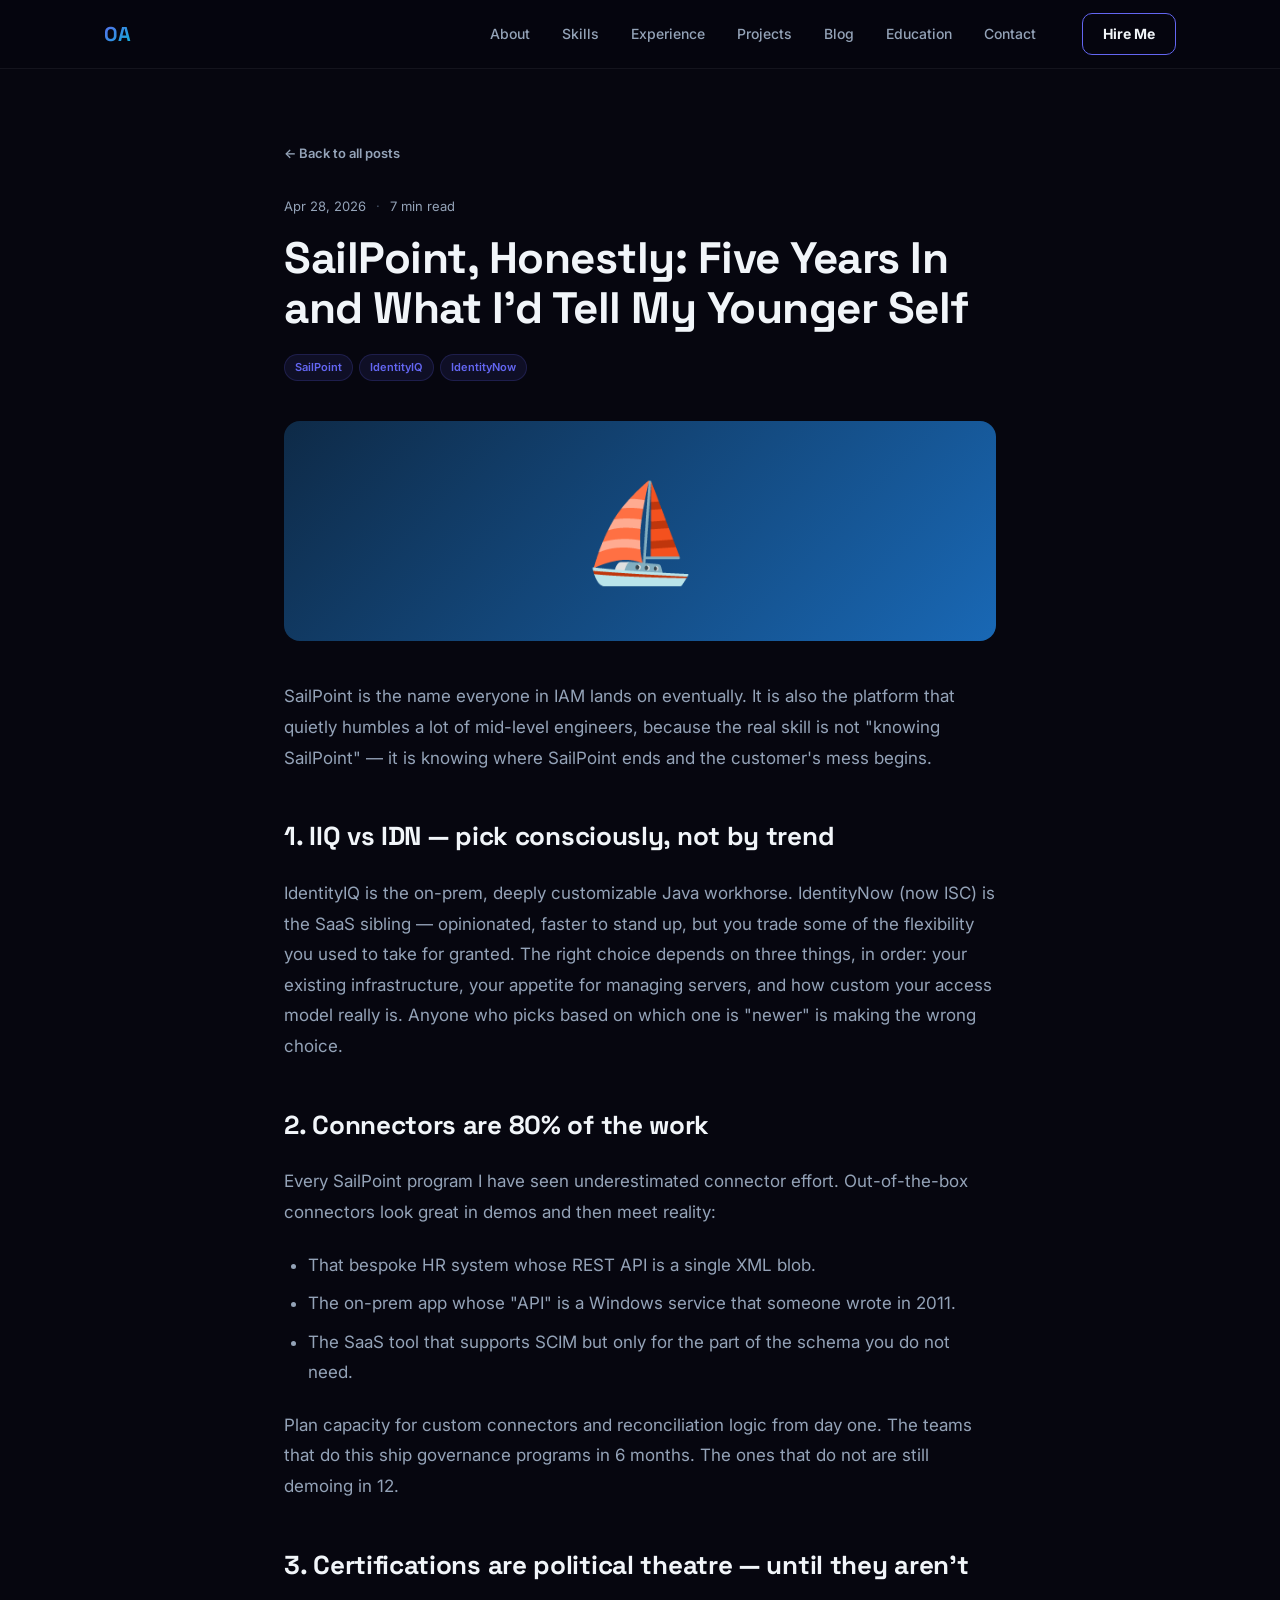
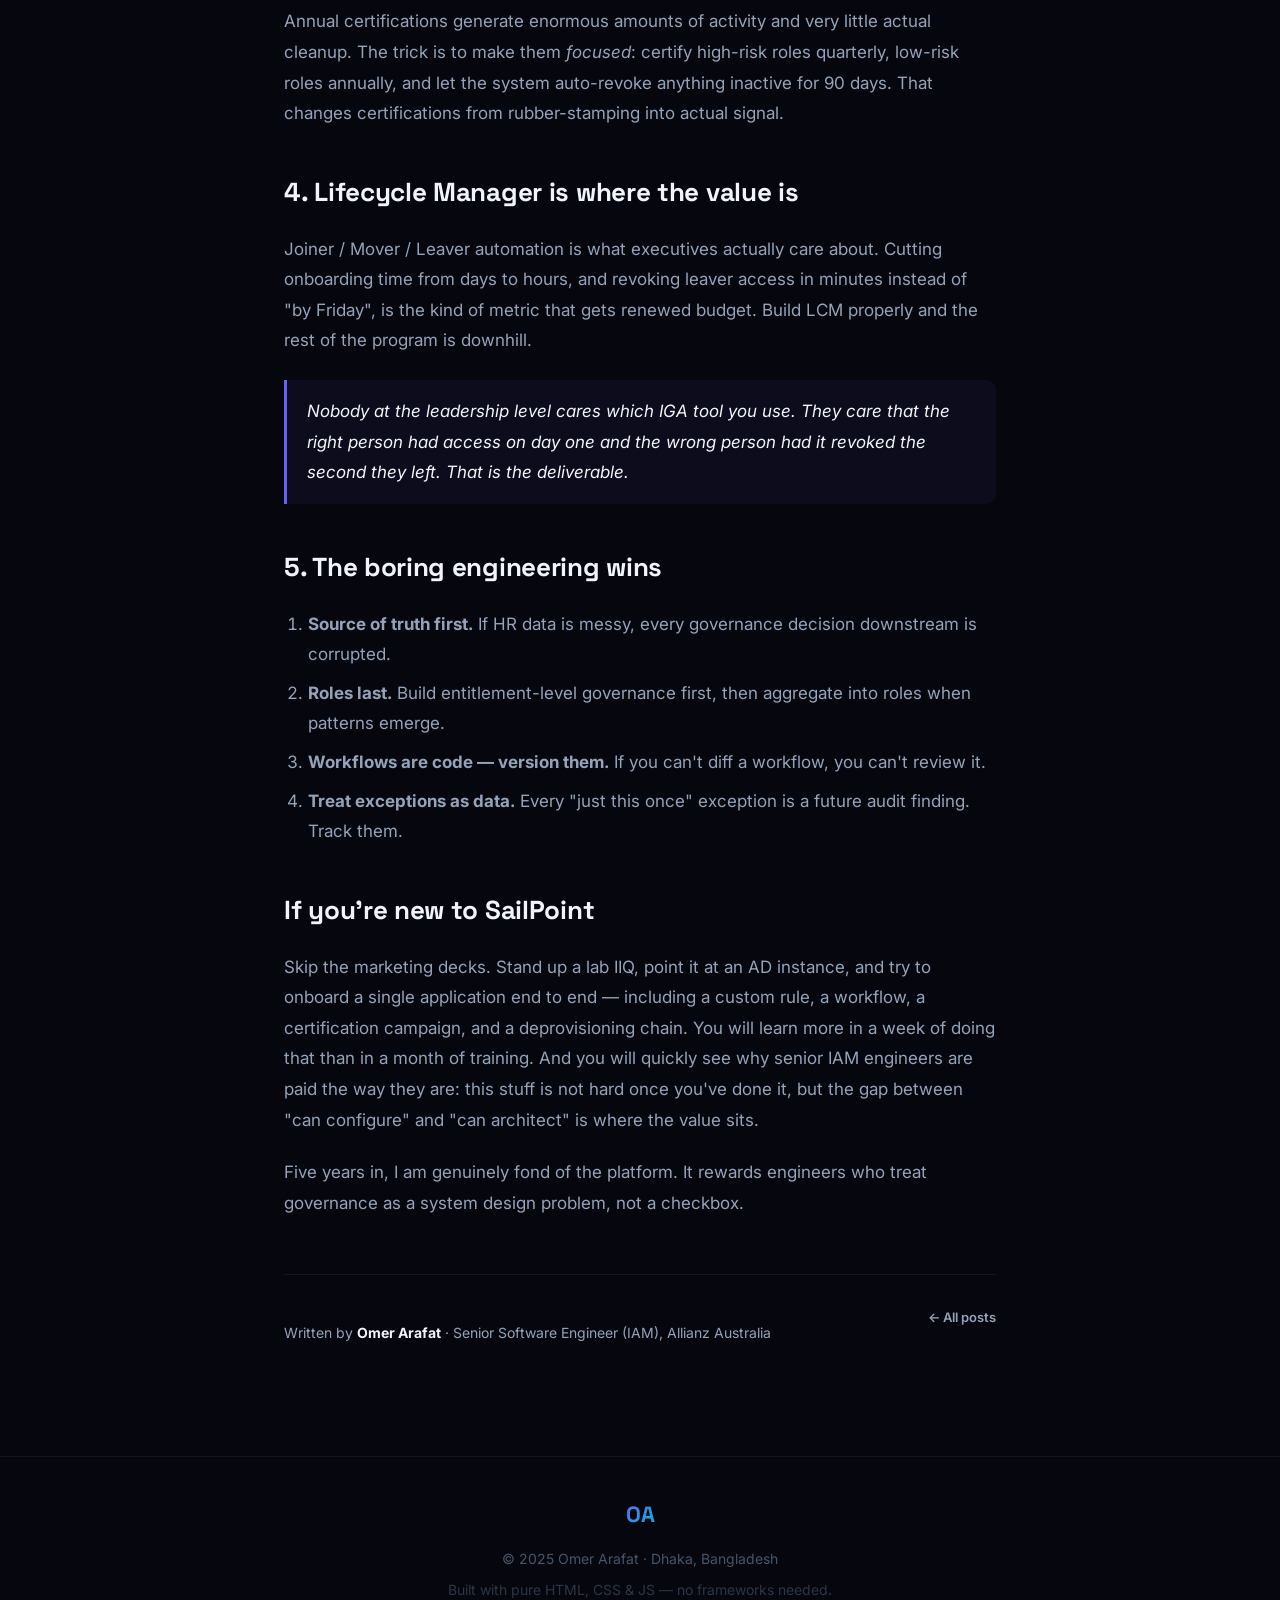
<file: blog/sailpoint-lessons.html>
<!DOCTYPE html>
<html lang="en">
<head>
  <meta charset="UTF-8" />
  <meta name="viewport" content="width=device-width, initial-scale=1.0" />
  <title>SailPoint, Honestly — Five Years In | Omer Arafat</title>
  <meta name="description" content="IIQ vs IDN, connectors, certifications and the things people only learn after their first big SailPoint program." />
  <link rel="preconnect" href="https://fonts.googleapis.com" />
  <link href="https://fonts.googleapis.com/css2?family=Inter:wght@300;400;500;600;700;800;900&family=Space+Grotesk:wght@400;500;600;700;800&display=swap" rel="stylesheet" />
  <link rel="stylesheet" href="../css/style.css" />
</head>
<body>

  <nav id="navbar" class="scrolled">
    <div class="nav-inner">
      <a class="nav-logo" href="../index.html">OA</a>
      <ul class="nav-links">
        <li><a href="../index.html#about">About</a></li>
        <li><a href="../index.html#skills">Skills</a></li>
        <li><a href="../index.html#experience">Experience</a></li>
        <li><a href="../index.html#projects">Projects</a></li>
        <li><a href="../index.html#blog">Blog</a></li>
        <li><a href="../index.html#education">Education</a></li>
        <li><a href="../index.html#contact">Contact</a></li>
      </ul>
      <a href="mailto:arafatomer66@gmail.com" class="nav-cta">Hire Me</a>
    </div>
  </nav>

  <article class="post-page">
    <div class="container">
      <a href="../index.html#blog" class="post-back">← Back to all posts</a>

      <header class="post-header">
        <div class="post-meta">
          <span>Apr 28, 2026</span>
          <span class="blog-dot">·</span>
          <span>7 min read</span>
        </div>
        <h1 class="post-title">SailPoint, Honestly: Five Years In and What I'd Tell My Younger Self</h1>
        <div class="post-tags">
          <span>SailPoint</span><span>IdentityIQ</span><span>IdentityNow</span>
        </div>
      </header>

      <div class="post-cover" style="background:linear-gradient(135deg,#0E2A47,#1968B5)">⛵</div>

      <div class="post-body">
        <p>
          SailPoint is the name everyone in IAM lands on eventually. It is also the platform that quietly humbles a lot of mid-level engineers, because the real skill is not "knowing SailPoint" — it is knowing where SailPoint ends and the customer's mess begins.
        </p>

        <h2>1. IIQ vs IDN — pick consciously, not by trend</h2>
        <p>
          IdentityIQ is the on-prem, deeply customizable Java workhorse. IdentityNow (now ISC) is the SaaS sibling — opinionated, faster to stand up, but you trade some of the flexibility you used to take for granted. The right choice depends on three things, in order: your existing infrastructure, your appetite for managing servers, and how custom your access model really is. Anyone who picks based on which one is "newer" is making the wrong choice.
        </p>

        <h2>2. Connectors are 80% of the work</h2>
        <p>
          Every SailPoint program I have seen underestimated connector effort. Out-of-the-box connectors look great in demos and then meet reality:
        </p>
        <ul>
          <li>That bespoke HR system whose REST API is a single XML blob.</li>
          <li>The on-prem app whose "API" is a Windows service that someone wrote in 2011.</li>
          <li>The SaaS tool that supports SCIM but only for the part of the schema you do not need.</li>
        </ul>
        <p>
          Plan capacity for custom connectors and reconciliation logic from day one. The teams that do this ship governance programs in 6 months. The ones that do not are still demoing in 12.
        </p>

        <h2>3. Certifications are political theatre — until they aren't</h2>
        <p>
          Annual certifications generate enormous amounts of activity and very little actual cleanup. The trick is to make them <em>focused</em>: certify high-risk roles quarterly, low-risk roles annually, and let the system auto-revoke anything inactive for 90 days. That changes certifications from rubber-stamping into actual signal.
        </p>

        <h2>4. Lifecycle Manager is where the value is</h2>
        <p>
          Joiner / Mover / Leaver automation is what executives actually care about. Cutting onboarding time from days to hours, and revoking leaver access in minutes instead of "by Friday", is the kind of metric that gets renewed budget. Build LCM properly and the rest of the program is downhill.
        </p>
        <blockquote>
          Nobody at the leadership level cares which IGA tool you use. They care that the right person had access on day one and the wrong person had it revoked the second they left. That is the deliverable.
        </blockquote>

        <h2>5. The boring engineering wins</h2>
        <ol>
          <li><strong>Source of truth first.</strong> If HR data is messy, every governance decision downstream is corrupted.</li>
          <li><strong>Roles last.</strong> Build entitlement-level governance first, then aggregate into roles when patterns emerge.</li>
          <li><strong>Workflows are code — version them.</strong> If you can't diff a workflow, you can't review it.</li>
          <li><strong>Treat exceptions as data.</strong> Every "just this once" exception is a future audit finding. Track them.</li>
        </ol>

        <h2>If you're new to SailPoint</h2>
        <p>
          Skip the marketing decks. Stand up a lab IIQ, point it at an AD instance, and try to onboard a single application end to end — including a custom rule, a workflow, a certification campaign, and a deprovisioning chain. You will learn more in a week of doing that than in a month of training. And you will quickly see why senior IAM engineers are paid the way they are: this stuff is not hard once you've done it, but the gap between "can configure" and "can architect" is where the value sits.
        </p>
        <p>
          Five years in, I am genuinely fond of the platform. It rewards engineers who treat governance as a system design problem, not a checkbox.
        </p>
      </div>

      <div class="post-footer">
        <div class="post-footer-author">
          Written by <strong>Omer Arafat</strong> · Senior Software Engineer (IAM), Allianz Australia
        </div>
        <a href="../index.html#blog" class="post-back">← All posts</a>
      </div>
    </div>
  </article>

  <footer class="footer">
    <div class="container">
      <div class="footer-inner">
        <div class="footer-logo">OA</div>
        <p>© 2025 Omer Arafat · Dhaka, Bangladesh</p>
        <p class="footer-sub">Built with pure HTML, CSS &amp; JS — no frameworks needed.</p>
      </div>
    </div>
  </footer>

</body>
</html>
</file>
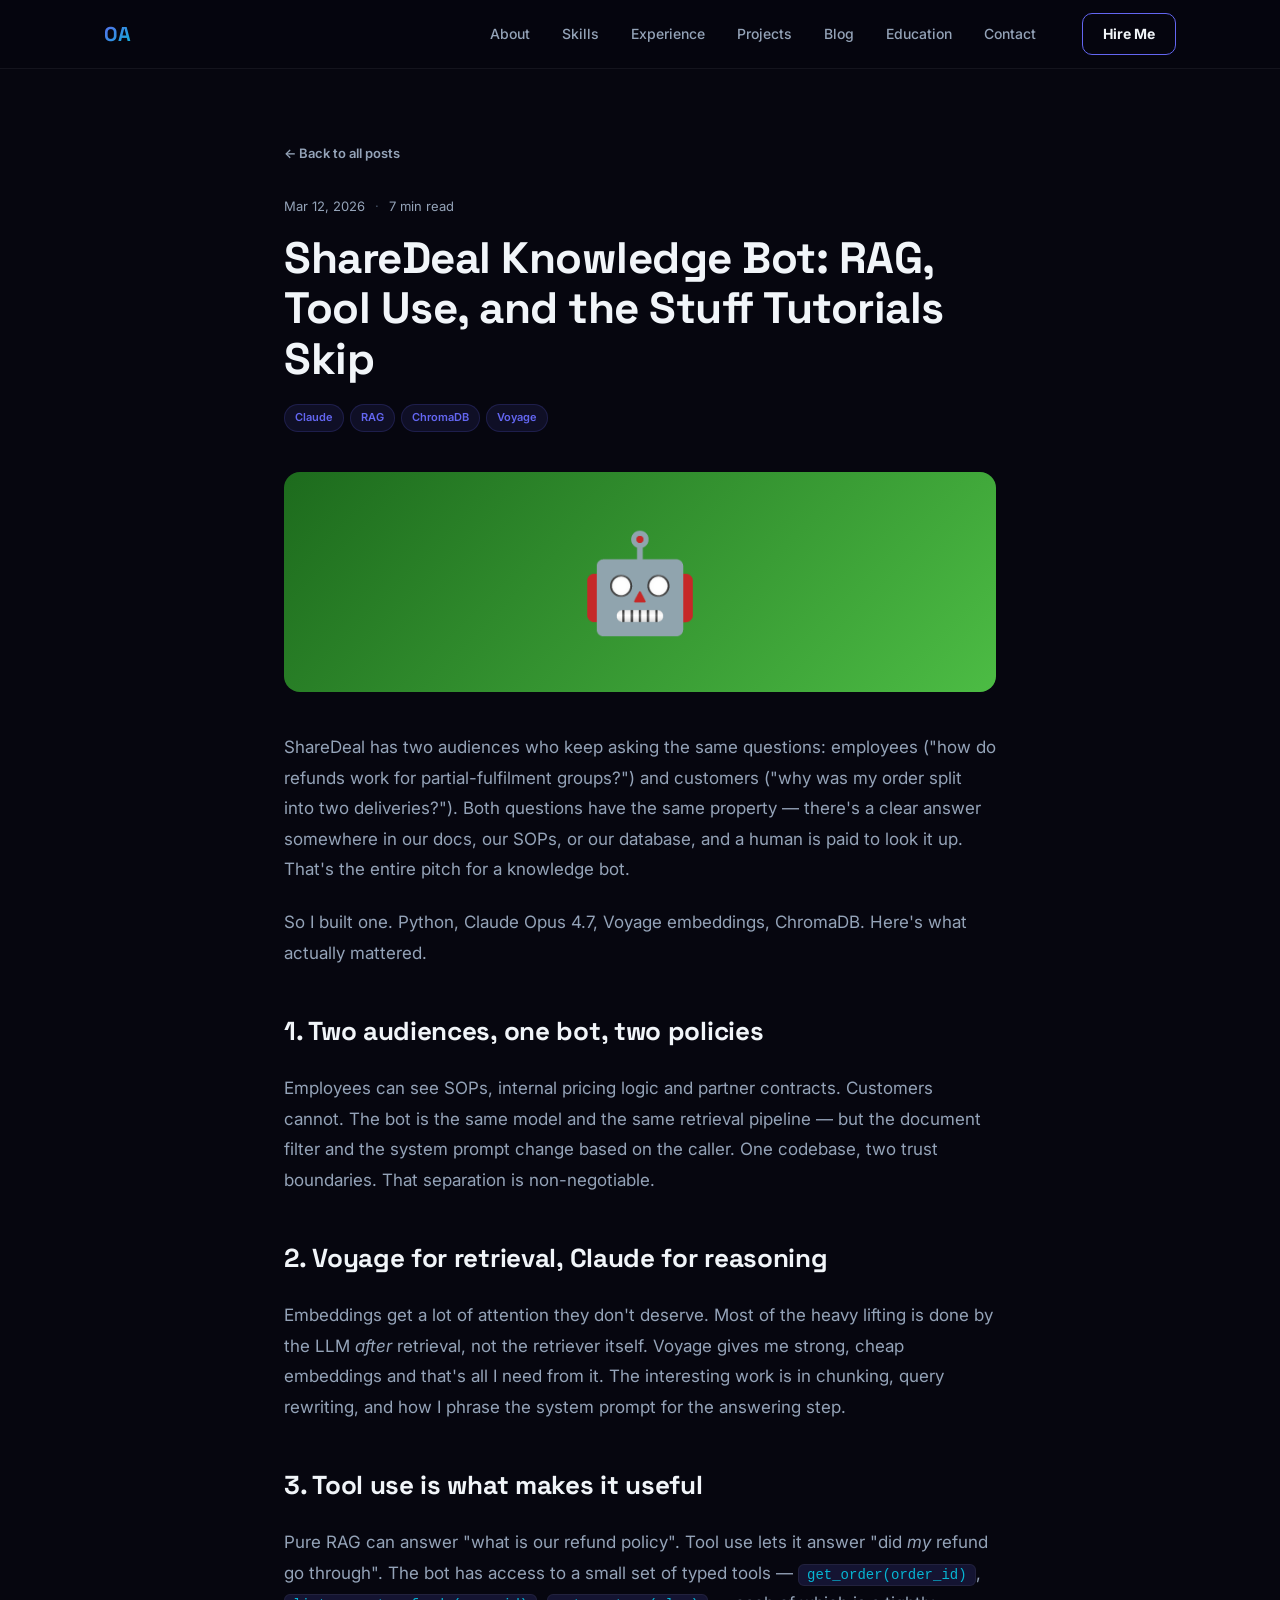
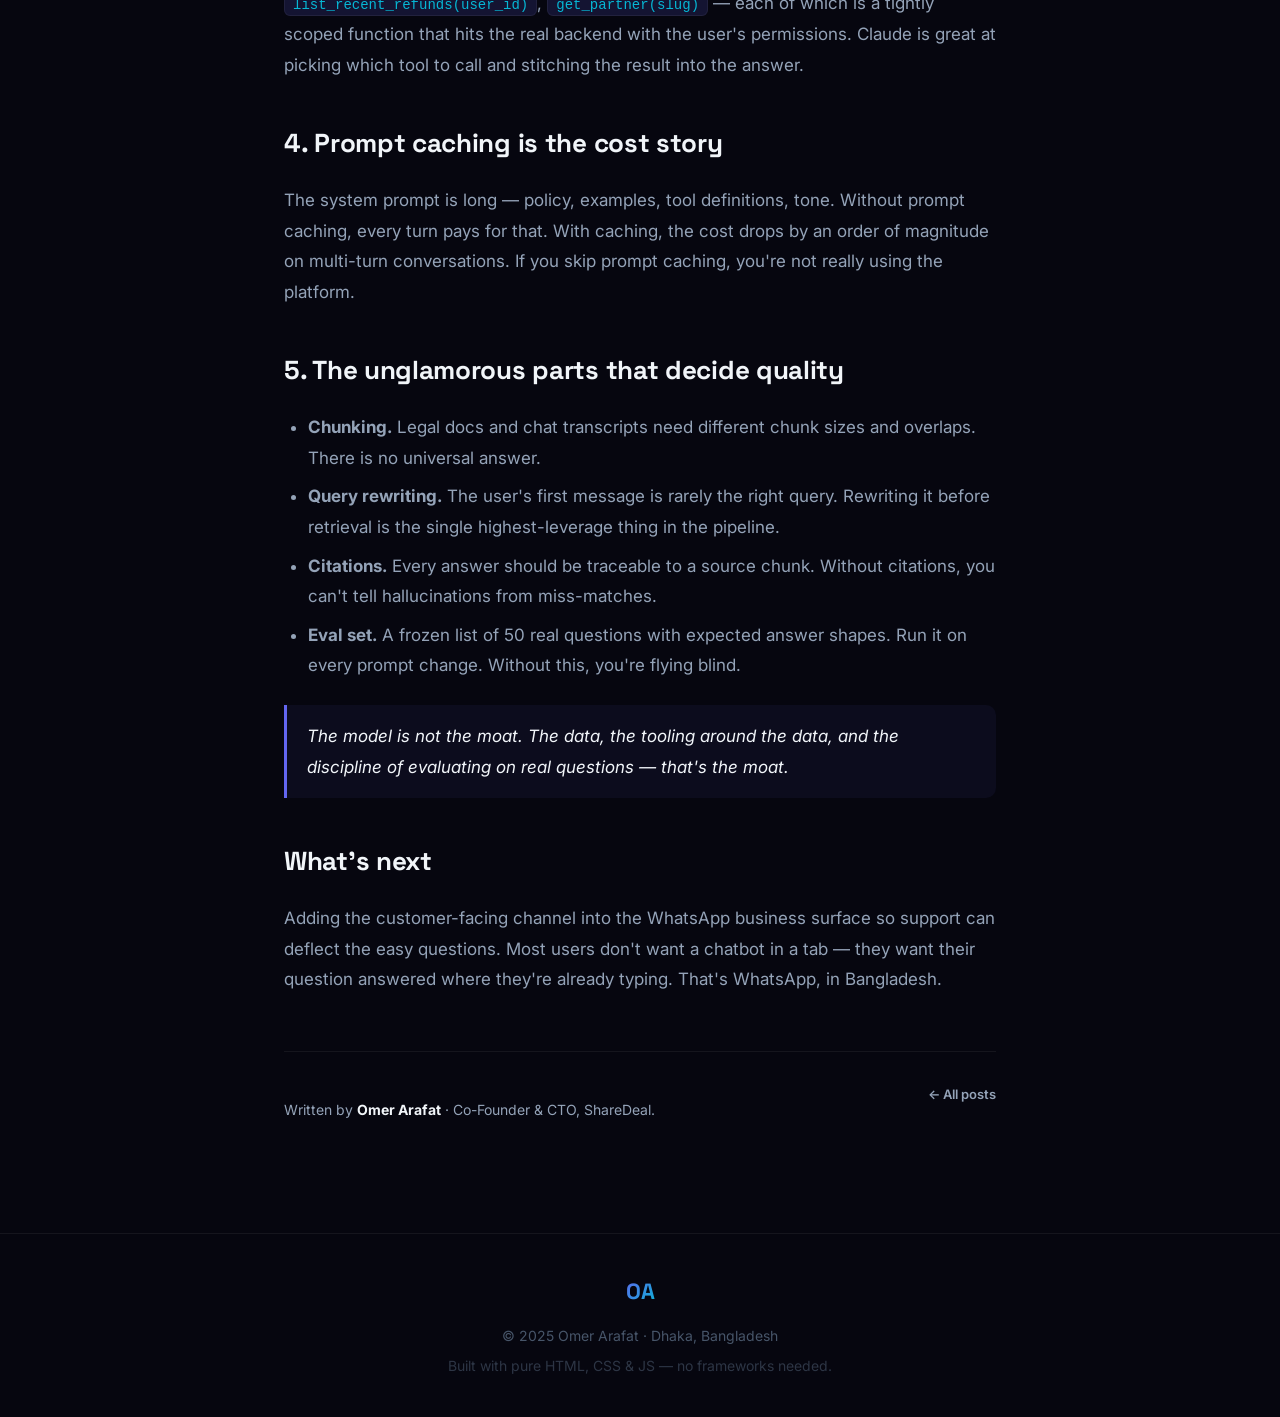
<file: blog/sharedeal-bot-rag.html>
<!DOCTYPE html>
<html lang="en">
<head>
  <meta charset="UTF-8" />
  <meta name="viewport" content="width=device-width, initial-scale=1.0" />
  <title>ShareDeal Knowledge Bot — RAG With Tool Use | Omer Arafat</title>
  <meta name="description" content="Building an internal + external knowledge bot for ShareDeal with Claude Opus 4.7, Voyage embeddings and ChromaDB — and what 'good RAG' actually looks like." />
  <link rel="preconnect" href="https://fonts.googleapis.com" />
  <link href="https://fonts.googleapis.com/css2?family=Inter:wght@300;400;500;600;700;800;900&family=Space+Grotesk:wght@400;500;600;700;800&display=swap" rel="stylesheet" />
  <link rel="stylesheet" href="../css/style.css" />
</head>
<body>

  <nav id="navbar" class="scrolled">
    <div class="nav-inner">
      <a class="nav-logo" href="../index.html">OA</a>
      <ul class="nav-links">
        <li><a href="../index.html#about">About</a></li>
        <li><a href="../index.html#skills">Skills</a></li>
        <li><a href="../index.html#experience">Experience</a></li>
        <li><a href="../index.html#projects">Projects</a></li>
        <li><a href="../index.html#blog">Blog</a></li>
        <li><a href="../index.html#education">Education</a></li>
        <li><a href="../index.html#contact">Contact</a></li>
      </ul>
      <a href="mailto:arafatomer66@gmail.com" class="nav-cta">Hire Me</a>
    </div>
  </nav>

  <article class="post-page">
    <div class="container">
      <a href="../index.html#blog" class="post-back">← Back to all posts</a>

      <header class="post-header">
        <div class="post-meta">
          <span>Mar 12, 2026</span>
          <span class="blog-dot">·</span>
          <span>7 min read</span>
        </div>
        <h1 class="post-title">ShareDeal Knowledge Bot: RAG, Tool Use, and the Stuff Tutorials Skip</h1>
        <div class="post-tags">
          <span>Claude</span><span>RAG</span><span>ChromaDB</span><span>Voyage</span>
        </div>
      </header>

      <div class="post-cover" style="background:linear-gradient(135deg,#1d6b1d,#4CBC44)">🤖</div>

      <div class="post-body">
        <p>
          ShareDeal has two audiences who keep asking the same questions: employees ("how do refunds work for partial-fulfilment groups?") and customers ("why was my order split into two deliveries?"). Both questions have the same property — there's a clear answer somewhere in our docs, our SOPs, or our database, and a human is paid to look it up. That's the entire pitch for a knowledge bot.
        </p>
        <p>
          So I built one. Python, Claude Opus 4.7, Voyage embeddings, ChromaDB. Here's what actually mattered.
        </p>

        <h2>1. Two audiences, one bot, two policies</h2>
        <p>
          Employees can see SOPs, internal pricing logic and partner contracts. Customers cannot. The bot is the same model and the same retrieval pipeline — but the document filter and the system prompt change based on the caller. One codebase, two trust boundaries. That separation is non-negotiable.
        </p>

        <h2>2. Voyage for retrieval, Claude for reasoning</h2>
        <p>
          Embeddings get a lot of attention they don't deserve. Most of the heavy lifting is done by the LLM <em>after</em> retrieval, not the retriever itself. Voyage gives me strong, cheap embeddings and that's all I need from it. The interesting work is in chunking, query rewriting, and how I phrase the system prompt for the answering step.
        </p>

        <h2>3. Tool use is what makes it useful</h2>
        <p>
          Pure RAG can answer "what is our refund policy". Tool use lets it answer "did <em>my</em> refund go through". The bot has access to a small set of typed tools — <code>get_order(order_id)</code>, <code>list_recent_refunds(user_id)</code>, <code>get_partner(slug)</code> — each of which is a tightly scoped function that hits the real backend with the user's permissions. Claude is great at picking which tool to call and stitching the result into the answer.
        </p>

        <h2>4. Prompt caching is the cost story</h2>
        <p>
          The system prompt is long — policy, examples, tool definitions, tone. Without prompt caching, every turn pays for that. With caching, the cost drops by an order of magnitude on multi-turn conversations. If you skip prompt caching, you're not really using the platform.
        </p>

        <h2>5. The unglamorous parts that decide quality</h2>
        <ul>
          <li><strong>Chunking.</strong> Legal docs and chat transcripts need different chunk sizes and overlaps. There is no universal answer.</li>
          <li><strong>Query rewriting.</strong> The user's first message is rarely the right query. Rewriting it before retrieval is the single highest-leverage thing in the pipeline.</li>
          <li><strong>Citations.</strong> Every answer should be traceable to a source chunk. Without citations, you can't tell hallucinations from miss-matches.</li>
          <li><strong>Eval set.</strong> A frozen list of 50 real questions with expected answer shapes. Run it on every prompt change. Without this, you're flying blind.</li>
        </ul>

        <blockquote>
          The model is not the moat. The data, the tooling around the data, and the discipline of evaluating on real questions — that's the moat.
        </blockquote>

        <h2>What's next</h2>
        <p>
          Adding the customer-facing channel into the WhatsApp business surface so support can deflect the easy questions. Most users don't want a chatbot in a tab — they want their question answered where they're already typing. That's WhatsApp, in Bangladesh.
        </p>
      </div>

      <div class="post-footer">
        <div class="post-footer-author">
          Written by <strong>Omer Arafat</strong> · Co-Founder &amp; CTO, ShareDeal.
        </div>
        <a href="../index.html#blog" class="post-back">← All posts</a>
      </div>
    </div>
  </article>

  <footer class="footer">
    <div class="container">
      <div class="footer-inner">
        <div class="footer-logo">OA</div>
        <p>© 2025 Omer Arafat · Dhaka, Bangladesh</p>
        <p class="footer-sub">Built with pure HTML, CSS &amp; JS — no frameworks needed.</p>
      </div>
    </div>
  </footer>

</body>
</html>
</file>
<file: css/style.css>
/* ══════════════════════════════════════════════════════════════════════
   OMER ARAFAT — PORTFOLIO  |  Premium Dark Theme
   ══════════════════════════════════════════════════════════════════════ */

/* ── RESET & ROOT ─────────────────────────────────────────────────────── */
*, *::before, *::after { box-sizing: border-box; margin: 0; padding: 0; }

:root {
  --bg:           #06060F;
  --bg-alt:       #0B0B18;
  --bg-card:      #0F0F22;
  --bg-elevated:  #141432;
  --accent:       #6366F1;
  --accent-2:     #06B6D4;
  --accent-3:     #10B981;
  --orange:       #F59E0B;
  --red:          #EF4444;
  --text:         #F1F5F9;
  --text-sec:     #94A3B8;
  --text-muted:   #475569;
  --border:       rgba(99,102,241,0.18);
  --border-sub:   rgba(255,255,255,0.06);
  --glow-accent:  rgba(99,102,241,0.35);
  --glow-cyan:    rgba(6,182,212,0.25);
  --glow-green:   rgba(16,185,129,0.25);
  --radius:       16px;
  --radius-sm:    10px;
  --shadow-card:  0 4px 40px rgba(0,0,0,0.5);
  --trans:        0.3s cubic-bezier(0.4,0,0.2,1);
}

html { scroll-behavior: smooth; }

body {
  font-family: 'Inter', -apple-system, sans-serif;
  background: var(--bg);
  color: var(--text);
  line-height: 1.6;
  overflow-x: hidden;
}

a { text-decoration: none; color: inherit; }
ul { list-style: none; }

/* Scrollbar */
::-webkit-scrollbar { width: 6px; }
::-webkit-scrollbar-track { background: var(--bg); }
::-webkit-scrollbar-thumb { background: var(--accent); border-radius: 99px; }

/* ── TYPOGRAPHY ───────────────────────────────────────────────────────── */
.gradient-text {
  background: linear-gradient(135deg, var(--accent), var(--accent-2));
  -webkit-background-clip: text;
  -webkit-text-fill-color: transparent;
  background-clip: text;
}

/* ── LAYOUT ───────────────────────────────────────────────────────────── */
.container { max-width: 1120px; margin: 0 auto; padding: 0 24px; }

.section { padding: 96px 0; }
.section-alt { background: var(--bg-alt); }

.section-label {
  display: inline-block;
  font-size: 12px;
  font-weight: 700;
  letter-spacing: 2px;
  text-transform: uppercase;
  color: var(--accent);
  padding: 6px 14px;
  border: 1px solid var(--border);
  border-radius: 99px;
  margin-bottom: 16px;
  background: rgba(99,102,241,0.08);
}

.section-title {
  font-family: 'Space Grotesk', sans-serif;
  font-size: clamp(32px, 5vw, 52px);
  font-weight: 800;
  line-height: 1.1;
  margin-bottom: 56px;
  color: var(--text);
}

/* ── REVEAL ANIMATION ─────────────────────────────────────────────────── */
.reveal {
  opacity: 0;
  transform: translateY(30px);
  transition: opacity 0.7s ease, transform 0.7s ease;
}
.reveal.visible {
  opacity: 1;
  transform: translateY(0);
}

/* ── NAV ──────────────────────────────────────────────────────────────── */
#navbar {
  position: fixed;
  top: 0; left: 0; right: 0;
  z-index: 1000;
  transition: background var(--trans), box-shadow var(--trans);
}
#navbar.scrolled {
  background: rgba(6,6,15,0.85);
  backdrop-filter: blur(20px);
  -webkit-backdrop-filter: blur(20px);
  box-shadow: 0 1px 0 var(--border-sub);
}

.nav-inner {
  max-width: 1120px;
  margin: 0 auto;
  padding: 0 24px;
  height: 68px;
  display: flex;
  align-items: center;
  gap: 32px;
}

.nav-logo {
  font-family: 'Space Grotesk', sans-serif;
  font-weight: 800;
  font-size: 20px;
  background: linear-gradient(135deg, var(--accent), var(--accent-2));
  -webkit-background-clip: text;
  -webkit-text-fill-color: transparent;
  background-clip: text;
  flex-shrink: 0;
}

.nav-links {
  display: flex;
  gap: 4px;
  margin-left: auto;
}

.nav-links a {
  padding: 8px 14px;
  font-size: 14px;
  font-weight: 500;
  color: var(--text-sec);
  border-radius: var(--radius-sm);
  transition: color var(--trans), background var(--trans);
  position: relative;
}
.nav-links a::after {
  content: '';
  position: absolute;
  bottom: 4px; left: 14px; right: 14px;
  height: 2px;
  background: var(--accent);
  border-radius: 99px;
  transform: scaleX(0);
  transition: transform var(--trans);
}
.nav-links a:hover { color: var(--text); }
.nav-links a:hover::after { transform: scaleX(1); }

.nav-cta {
  flex-shrink: 0;
  padding: 9px 20px;
  font-size: 14px;
  font-weight: 700;
  color: var(--text);
  border: 1px solid var(--accent);
  border-radius: var(--radius-sm);
  transition: background var(--trans), box-shadow var(--trans);
}
.nav-cta:hover {
  background: var(--accent);
  box-shadow: 0 0 20px var(--glow-accent);
}

.nav-hamburger {
  display: none;
  flex-direction: column;
  gap: 5px;
  background: none;
  border: none;
  cursor: pointer;
  padding: 4px;
  margin-left: auto;
}
.nav-hamburger span {
  display: block;
  width: 22px; height: 2px;
  background: var(--text);
  border-radius: 99px;
  transition: var(--trans);
}

/* Mobile menu */
.mobile-menu {
  display: none;
  position: fixed;
  top: 68px; left: 0; right: 0;
  background: rgba(6,6,15,0.96);
  backdrop-filter: blur(20px);
  z-index: 999;
  padding: 20px 24px;
  border-bottom: 1px solid var(--border-sub);
}
.mobile-menu.open { display: block; }
.mobile-menu ul { display: flex; flex-direction: column; gap: 4px; }
.mobile-menu a {
  display: block;
  padding: 12px 16px;
  font-size: 15px;
  font-weight: 500;
  color: var(--text-sec);
  border-radius: var(--radius-sm);
  transition: color var(--trans), background var(--trans);
}
.mobile-menu a:hover { color: var(--text); background: var(--bg-card); }

/* ── HERO ─────────────────────────────────────────────────────────────── */
#hero {
  position: relative;
  min-height: 100vh;
  display: flex;
  align-items: center;
  overflow: hidden;
  padding-top: 68px;
}

/* Gradient orbs */
.orb {
  position: absolute;
  border-radius: 50%;
  filter: blur(80px);
  animation: orb-float 8s ease-in-out infinite;
  pointer-events: none;
}
.orb-1 {
  width: 500px; height: 500px;
  background: radial-gradient(circle, rgba(99,102,241,0.3) 0%, transparent 70%);
  top: -100px; left: -100px;
  animation-delay: 0s;
}
.orb-2 {
  width: 400px; height: 400px;
  background: radial-gradient(circle, rgba(6,182,212,0.2) 0%, transparent 70%);
  top: 50%; right: -80px;
  animation-delay: -3s;
}
.orb-3 {
  width: 300px; height: 300px;
  background: radial-gradient(circle, rgba(16,185,129,0.2) 0%, transparent 70%);
  bottom: 0; left: 40%;
  animation-delay: -6s;
}

@keyframes orb-float {
  0%, 100% { transform: translate(0, 0) scale(1); }
  33%       { transform: translate(30px, -20px) scale(1.05); }
  66%       { transform: translate(-20px, 30px) scale(0.95); }
}

.hero-content {
  position: relative;
  z-index: 1;
  max-width: 1120px;
  margin: 0 auto;
  padding: 60px 24px;
}

.hero-badge {
  display: inline-flex;
  align-items: center;
  gap: 8px;
  font-size: 13px;
  font-weight: 600;
  color: var(--accent-3);
  padding: 8px 16px;
  border: 1px solid rgba(16,185,129,0.25);
  border-radius: 99px;
  background: rgba(16,185,129,0.08);
  margin-bottom: 28px;
  animation: fade-in-up 0.6s ease 0.1s both;
}
.badge-dot {
  width: 8px; height: 8px;
  background: var(--accent-3);
  border-radius: 50%;
  animation: pulse 2s ease infinite;
}

@keyframes pulse {
  0%, 100% { opacity: 1; box-shadow: 0 0 0 0 rgba(16,185,129,0.4); }
  50%       { opacity: 0.8; box-shadow: 0 0 0 6px rgba(16,185,129,0); }
}

.hero-name {
  display: flex;
  flex-direction: column;
  margin-bottom: 20px;
  animation: fade-in-up 0.6s ease 0.2s both;
}

.line-1 {
  font-size: clamp(18px, 2.5vw, 24px);
  font-weight: 500;
  color: var(--text-sec);
  font-family: 'Inter', sans-serif;
}

.line-2 {
  font-family: 'Space Grotesk', sans-serif;
  font-size: clamp(52px, 9vw, 100px);
  font-weight: 800;
  line-height: 1;
  letter-spacing: -2px;
}

.hero-title {
  font-size: clamp(14px, 2vw, 18px);
  font-weight: 500;
  color: var(--text-sec);
  margin-bottom: 20px;
  animation: fade-in-up 0.6s ease 0.3s both;
}

.hero-sub {
  font-size: clamp(14px, 1.5vw, 17px);
  color: var(--text-muted);
  max-width: 600px;
  line-height: 1.7;
  margin-bottom: 36px;
  animation: fade-in-up 0.6s ease 0.4s both;
}
.hero-sub strong { color: var(--text-sec); font-weight: 600; }

.hero-actions {
  display: flex;
  gap: 14px;
  flex-wrap: wrap;
  margin-bottom: 52px;
  animation: fade-in-up 0.6s ease 0.5s both;
}

.btn {
  display: inline-flex;
  align-items: center;
  gap: 8px;
  padding: 14px 28px;
  font-size: 15px;
  font-weight: 700;
  border-radius: var(--radius-sm);
  transition: var(--trans);
  cursor: pointer;
}
.btn-primary {
  background: linear-gradient(135deg, var(--accent), #4F46E5);
  color: #fff;
  box-shadow: 0 4px 24px rgba(99,102,241,0.35);
}
.btn-primary:hover {
  --lift: -2px;
  box-shadow: 0 8px 32px rgba(99,102,241,0.5);
}
.btn-ghost {
  border: 1px solid var(--border);
  color: var(--text-sec);
  background: rgba(255,255,255,0.03);
}
.btn-ghost:hover {
  border-color: var(--accent);
  color: var(--text);
  background: rgba(99,102,241,0.08);
  --lift: -2px;
}

/* Stats */
.hero-stats {
  display: flex;
  align-items: center;
  gap: 28px;
  animation: fade-in-up 0.6s ease 0.6s both;
}
.stat {
  display: flex;
  flex-direction: column;
  align-items: flex-start;
  font-size: 14px;
  color: var(--text-sec);
  gap: 2px;
}
.stat span:not(.stat-num):not(.stat-label) {
  font-size: 26px;
  font-weight: 900;
  font-family: 'Space Grotesk', sans-serif;
  color: var(--text);
  line-height: 1;
}
.stat-num {
  font-size: 26px;
  font-weight: 900;
  font-family: 'Space Grotesk', sans-serif;
  color: var(--text);
  line-height: 1;
  display: inline;
}
.stat-label {
  font-size: 11px;
  color: var(--text-muted);
  font-weight: 500;
  letter-spacing: 0.5px;
}
.stat-divider {
  width: 1px;
  height: 40px;
  background: var(--border-sub);
}

/* Floating tech tags */
.hero-tags {
  position: absolute;
  right: 80px;
  top: 50%;
  transform: translateY(-50%);
  width: 200px;
  height: 400px;
  pointer-events: none;
}
.tag-float {
  position: absolute;
  padding: 8px 16px;
  font-size: 12px;
  font-weight: 700;
  border-radius: 99px;
  border: 1px solid var(--border);
  background: rgba(15,15,34,0.8);
  backdrop-filter: blur(8px);
  color: var(--text-sec);
  animation: tag-float 6s ease-in-out infinite;
}
.t1 { top: 0%;   left: 20%;  animation-delay: 0s;    border-color: rgba(99,102,241,0.3); color: #a5b4fc; }
.t2 { top: 20%;  left: 0%;   animation-delay: -1s; }
.t3 { top: 38%;  left: 30%;  animation-delay: -2s;   border-color: rgba(6,182,212,0.3); color: #67e8f9; }
.t4 { top: 56%;  left: 5%;   animation-delay: -3s;   border-color: rgba(16,185,129,0.3); color: #6ee7b7; }
.t5 { top: 72%;  left: 35%;  animation-delay: -4s;   border-color: rgba(245,158,11,0.3); color: #fcd34d; }
.t6 { top: 88%;  left: 10%;  animation-delay: -5s; }

@keyframes tag-float {
  0%, 100% { transform: translateY(0); }
  50%       { transform: translateY(-12px); }
}

/* Scroll indicator */
.scroll-indicator {
  position: absolute;
  bottom: 36px;
  left: 50%;
  transform: translateX(-50%);
  color: var(--text-muted);
  animation: bounce 2s ease infinite;
  transition: color var(--trans);
}
.scroll-indicator:hover { color: var(--accent); }

@keyframes bounce {
  0%, 100% { transform: translateX(-50%) translateY(0); }
  50%       { transform: translateX(-50%) translateY(8px); }
}

@keyframes fade-in-up {
  from { opacity: 0; transform: translateY(24px); }
  to   { opacity: 1; transform: translateY(0); }
}

/* ── ABOUT ────────────────────────────────────────────────────────────── */
.about-grid {
  display: grid;
  grid-template-columns: 280px 1fr;
  gap: 64px;
  align-items: start;
}

.about-avatar-wrap {
  display: flex;
  flex-direction: column;
  align-items: center;
  gap: 16px;
}

.about-avatar {
  width: 220px; height: 220px;
  border-radius: 24px;
  background: linear-gradient(135deg, var(--bg-elevated), var(--bg-card));
  border: 1px solid var(--border);
  display: flex;
  align-items: center;
  justify-content: center;
  box-shadow: 0 0 60px rgba(99,102,241,0.2);
  position: relative;
  overflow: hidden;
}
.about-avatar::before {
  content: '';
  position: absolute;
  inset: 0;
  background: linear-gradient(135deg, rgba(99,102,241,0.1), rgba(6,182,212,0.1));
}

.avatar-initials {
  font-family: 'Space Grotesk', sans-serif;
  font-size: 64px;
  font-weight: 800;
  background: linear-gradient(135deg, var(--accent), var(--accent-2));
  -webkit-background-clip: text;
  -webkit-text-fill-color: transparent;
  background-clip: text;
  position: relative;
}

.about-location {
  display: flex;
  align-items: center;
  gap: 6px;
  font-size: 13px;
  color: var(--text-muted);
  font-weight: 500;
}

.about-text p {
  font-size: 16px;
  color: var(--text-sec);
  line-height: 1.75;
  margin-bottom: 16px;
}
.about-text p strong { color: var(--text); font-weight: 700; }

.about-awards {
  display: flex;
  flex-wrap: wrap;
  gap: 10px;
  margin: 24px 0;
}
.award-chip {
  display: flex;
  align-items: center;
  gap: 8px;
  padding: 10px 16px;
  font-size: 13px;
  font-weight: 600;
  border: 1px solid var(--border);
  border-radius: var(--radius-sm);
  background: rgba(99,102,241,0.06);
  color: var(--text-sec);
  transition: var(--trans);
}
.award-chip:hover { border-color: var(--accent); color: var(--text); }

.about-links { display: flex; gap: 12px; flex-wrap: wrap; }
.about-link {
  display: flex;
  align-items: center;
  gap: 8px;
  padding: 10px 18px;
  font-size: 14px;
  font-weight: 600;
  color: var(--text-sec);
  border: 1px solid var(--border-sub);
  border-radius: var(--radius-sm);
  transition: var(--trans);
}
.about-link:hover {
  color: var(--accent);
  border-color: var(--border);
  background: rgba(99,102,241,0.06);
  transform: translateY(-2px);
}

/* ── SKILLS ───────────────────────────────────────────────────────────── */
.skills-grid {
  display: grid;
  grid-template-columns: repeat(auto-fill, minmax(260px, 1fr));
  gap: 20px;
}

.skill-category {
  background: var(--bg-card);
  border: 1px solid var(--border-sub);
  border-radius: var(--radius);
  padding: 24px;
  transition: border-color var(--trans), transform var(--trans), box-shadow var(--trans);
}
.skill-category:hover {
  border-color: var(--border);
  --card-lift: -4px;
  box-shadow: var(--shadow-card);
}

.skill-cat-icon { font-size: 28px; margin-bottom: 12px; }

.skill-category h3 {
  font-size: 15px;
  font-weight: 700;
  margin-bottom: 14px;
  color: var(--text);
}

.skill-tags { display: flex; flex-wrap: wrap; gap: 8px; }

.skill-tag {
  padding: 5px 12px;
  font-size: 12px;
  font-weight: 600;
  border-radius: 99px;
  border: 1px solid var(--border-sub);
  color: var(--text-sec);
  background: rgba(255,255,255,0.03);
  transition: var(--trans);
}
.skill-tag:hover { border-color: var(--accent); color: var(--accent); }
.skill-tag.hot {
  border-color: rgba(99,102,241,0.4);
  color: #a5b4fc;
  background: rgba(99,102,241,0.1);
}

/* ── TIMELINE ─────────────────────────────────────────────────────────── */
.timeline {
  position: relative;
  padding-left: 48px;
}
.timeline::before {
  content: '';
  position: absolute;
  left: 16px;
  top: 0; bottom: 0;
  width: 2px;
  background: linear-gradient(to bottom, var(--accent), var(--accent-2), transparent);
  border-radius: 99px;
}

.timeline-item {
  position: relative;
  margin-bottom: 36px;
}
.timeline-item:last-child { margin-bottom: 0; }

.timeline-dot {
  position: absolute;
  left: -40px;
  top: 24px;
  width: 14px; height: 14px;
  border-radius: 50%;
  background: var(--accent);
  border: 2px solid var(--bg);
  box-shadow: 0 0 16px var(--glow-accent);
}
.timeline-dot.dot-green {
  background: var(--accent-3);
  box-shadow: 0 0 16px var(--glow-green);
}

.timeline-card {
  background: var(--bg-card);
  border: 1px solid var(--border-sub);
  border-radius: var(--radius);
  padding: 28px;
  transition: border-color var(--trans), transform var(--trans), box-shadow var(--trans);
}
.timeline-card:hover {
  border-color: var(--border);
  transform: translateX(4px);
  box-shadow: var(--shadow-card);
}
.card-highlight {
  border-color: rgba(16,185,129,0.25);
  background: linear-gradient(135deg, rgba(16,185,129,0.05), var(--bg-card));
}
.card-highlight:hover { border-color: rgba(16,185,129,0.5); }

.tcard-header {
  display: flex;
  align-items: flex-start;
  gap: 16px;
  margin-bottom: 18px;
  flex-wrap: wrap;
}

.tcard-company-badge {
  width: 48px; height: 48px;
  border-radius: 12px;
  display: flex;
  align-items: center;
  justify-content: center;
  font-size: 14px;
  font-weight: 800;
  color: #fff;
  flex-shrink: 0;
  font-family: 'Space Grotesk', sans-serif;
}

.tcard-role {
  font-size: 17px;
  font-weight: 800;
  color: var(--text);
  line-height: 1.3;
  font-family: 'Space Grotesk', sans-serif;
}
.tcard-company {
  font-size: 13px;
  color: var(--accent-2);
  font-weight: 600;
  margin-top: 2px;
}
.tcard-note { color: var(--text-muted); font-weight: 400; }

.tcard-period {
  margin-left: auto;
  font-size: 12px;
  font-weight: 600;
  color: var(--text-muted);
  padding: 5px 12px;
  border: 1px solid var(--border-sub);
  border-radius: 99px;
  white-space: nowrap;
  flex-shrink: 0;
}

.tcard-bullets {
  display: flex;
  flex-direction: column;
  gap: 8px;
  margin-bottom: 18px;
}
.tcard-bullets li {
  font-size: 14px;
  color: var(--text-sec);
  padding-left: 16px;
  position: relative;
  line-height: 1.6;
}
.tcard-bullets li::before {
  content: '▸';
  position: absolute;
  left: 0;
  color: var(--accent);
  font-size: 12px;
  top: 1px;
}
.tcard-bullets strong { color: var(--text); font-weight: 700; }

.tcard-tags {
  display: flex;
  flex-wrap: wrap;
  gap: 8px;
}
.tcard-tags span {
  padding: 4px 10px;
  font-size: 11px;
  font-weight: 600;
  border-radius: 99px;
  background: rgba(99,102,241,0.1);
  border: 1px solid rgba(99,102,241,0.2);
  color: #a5b4fc;
  letter-spacing: 0.2px;
}

/* ── PROJECTS ─────────────────────────────────────────────────────────── */
.projects-grid {
  display: grid;
  grid-template-columns: repeat(auto-fill, minmax(320px, 1fr));
  gap: 24px;
}

.project-card {
  background: var(--bg-card);
  border: 1px solid var(--border-sub);
  border-radius: var(--radius);
  padding: 28px;
  transition: border-color var(--trans), transform var(--trans), box-shadow var(--trans);
  display: flex;
  flex-direction: column;
}
.project-card:hover {
  border-color: var(--border);
  --card-lift: -6px;
  box-shadow: 0 8px 48px rgba(0,0,0,0.5);
}

.project-top {
  display: flex;
  align-items: center;
  justify-content: space-between;
  margin-bottom: 20px;
}

.project-icon {
  width: 52px; height: 52px;
  border-radius: 14px;
  display: flex;
  align-items: center;
  justify-content: center;
  font-size: 24px;
}

.project-links a {
  display: inline-flex;
  align-items: center;
  justify-content: center;
  width: 36px; height: 36px;
  border-radius: 10px;
  border: 1px solid var(--border-sub);
  color: var(--text-muted);
  transition: var(--trans);
}
.project-links a:hover { color: var(--text); border-color: var(--border); }

.project-card h3 {
  font-size: 18px;
  font-weight: 800;
  margin-bottom: 10px;
  color: var(--text);
  font-family: 'Space Grotesk', sans-serif;
}
.project-card p {
  font-size: 14px;
  color: var(--text-sec);
  line-height: 1.65;
  flex: 1;
  margin-bottom: 20px;
}
.project-card strong { color: var(--text); font-weight: 700; }

.project-stack {
  display: flex;
  flex-wrap: wrap;
  gap: 8px;
}
.project-stack span {
  padding: 4px 10px;
  font-size: 11px;
  font-weight: 600;
  border-radius: 99px;
  background: rgba(6,182,212,0.08);
  border: 1px solid rgba(6,182,212,0.2);
  color: #67e8f9;
}

/* ── EDUCATION ────────────────────────────────────────────────────────── */
.edu-grid {
  display: grid;
  grid-template-columns: repeat(auto-fill, minmax(320px, 1fr));
  gap: 24px;
}

.edu-card {
  background: var(--bg-card);
  border: 1px solid var(--border-sub);
  border-radius: var(--radius);
  padding: 32px;
  text-align: center;
  transition: border-color var(--trans), transform var(--trans), box-shadow var(--trans);
}
.edu-card:hover {
  border-color: var(--border);
  --card-lift: -4px;
  box-shadow: var(--shadow-card);
}

.edu-icon { font-size: 36px; margin-bottom: 16px; }

.edu-badge {
  display: inline-block;
  padding: 5px 16px;
  font-size: 12px;
  font-weight: 800;
  border-radius: 99px;
  background: rgba(99,102,241,0.15);
  border: 1px solid rgba(99,102,241,0.3);
  color: #a5b4fc;
  margin-bottom: 12px;
  letter-spacing: 1px;
}
.edu-badge-blue {
  background: rgba(6,182,212,0.12);
  border-color: rgba(6,182,212,0.3);
  color: #67e8f9;
}

.edu-card h3 {
  font-size: 20px;
  font-weight: 800;
  color: var(--text);
  margin-bottom: 6px;
  font-family: 'Space Grotesk', sans-serif;
}

.edu-uni {
  font-size: 14px;
  color: var(--text-sec);
  font-weight: 500;
  margin-bottom: 16px;
  line-height: 1.4;
}

.edu-meta {
  display: flex;
  align-items: center;
  justify-content: center;
  gap: 12px;
  flex-wrap: wrap;
}
.edu-year {
  font-size: 13px;
  font-weight: 700;
  color: var(--text-muted);
  padding: 4px 12px;
  border: 1px solid var(--border-sub);
  border-radius: 99px;
}
.edu-cgpa {
  font-size: 14px;
  font-weight: 700;
  color: var(--accent-3);
  padding: 4px 12px;
  border: 1px solid rgba(16,185,129,0.25);
  border-radius: 99px;
  background: rgba(16,185,129,0.08);
}

/* ── CONTACT ──────────────────────────────────────────────────────────── */
.contact-intro {
  font-size: 17px;
  color: var(--text-sec);
  max-width: 560px;
  margin-bottom: 48px;
  line-height: 1.7;
}

.contact-grid {
  display: grid;
  grid-template-columns: repeat(auto-fill, minmax(260px, 1fr));
  gap: 16px;
}

.contact-card {
  display: flex;
  align-items: center;
  gap: 18px;
  padding: 22px 24px;
  background: var(--bg-card);
  border: 1px solid var(--border-sub);
  border-radius: var(--radius);
  transition: var(--trans);
}
.contact-card:hover {
  border-color: var(--border);
  --card-lift: -4px;
  box-shadow: var(--shadow-card);
}

.contact-icon {
  width: 48px; height: 48px;
  border-radius: 12px;
  background: rgba(99,102,241,0.12);
  border: 1px solid rgba(99,102,241,0.2);
  color: var(--accent);
  display: flex;
  align-items: center;
  justify-content: center;
  flex-shrink: 0;
}
.contact-icon-green { background: rgba(16,185,129,0.1); border-color: rgba(16,185,129,0.25); color: var(--accent-3); }
.contact-icon-blue  { background: rgba(6,182,212,0.1);  border-color: rgba(6,182,212,0.25);  color: var(--accent-2); }
.contact-icon-purple{ background: rgba(139,92,246,0.1); border-color: rgba(139,92,246,0.25); color: #c084fc; }

.contact-label {
  font-size: 11px;
  font-weight: 600;
  color: var(--text-muted);
  letter-spacing: 0.5px;
  text-transform: uppercase;
  margin-bottom: 3px;
}
.contact-value {
  font-size: 14px;
  font-weight: 600;
  color: var(--text-sec);
}
.contact-card:hover .contact-value { color: var(--text); }

/* ── FOOTER ───────────────────────────────────────────────────────────── */
.footer {
  padding: 40px 0;
  border-top: 1px solid var(--border-sub);
}
.footer-inner {
  display: flex;
  flex-direction: column;
  align-items: center;
  gap: 8px;
  text-align: center;
}
.footer-logo {
  font-family: 'Space Grotesk', sans-serif;
  font-size: 22px;
  font-weight: 800;
  background: linear-gradient(135deg, var(--accent), var(--accent-2));
  -webkit-background-clip: text;
  -webkit-text-fill-color: transparent;
  background-clip: text;
  margin-bottom: 8px;
}
.footer p { font-size: 14px; color: var(--text-muted); }
.footer-sub { font-size: 12px; color: var(--text-muted); opacity: 0.6; }

/* ── RESPONSIVE ───────────────────────────────────────────────────────── */
@media (max-width: 900px) {
  .hero-tags { display: none; }
  .about-grid { grid-template-columns: 1fr; }
  .about-avatar-wrap { align-items: flex-start; flex-direction: row; }
}

@media (max-width: 768px) {
  .section { padding: 64px 0; }
  .nav-links, .nav-cta { display: none; }
  .nav-hamburger { display: flex; }
  .hero-stats { gap: 16px; flex-wrap: wrap; }
  .stat-divider { display: none; }
  .timeline { padding-left: 28px; }
  .timeline::before { left: 8px; }
  .timeline-dot { left: -24px; }
  .tcard-period { display: none; }
}

@media (max-width: 480px) {
  .line-2 { letter-spacing: -1px; }
  .projects-grid, .edu-grid, .contact-grid { grid-template-columns: 1fr; }
  .hero-actions { flex-direction: column; }
  .btn { width: 100%; justify-content: center; }
  .tcard-header { gap: 12px; }
  .about-avatar-wrap { flex-direction: column; }
}

/* ── BLOG ─────────────────────────────────────────────────────────────── */
.blog-grid {
  display: grid;
  grid-template-columns: repeat(auto-fit, minmax(320px, 1fr));
  gap: 24px;
}

.blog-card {
  display: flex;
  flex-direction: column;
  background: var(--bg-card);
  border: 1px solid var(--border-sub);
  border-radius: var(--radius);
  overflow: hidden;
  transition: transform var(--trans), border-color var(--trans), box-shadow var(--trans);
  color: inherit;
}
.blog-card:hover {
  --card-lift: -6px;
  border-color: var(--border);
  box-shadow: 0 20px 50px rgba(0,0,0,0.5), 0 0 0 1px var(--glow-accent);
}

.blog-card-media {
  height: 140px;
  display: flex;
  align-items: center;
  justify-content: center;
  position: relative;
}
.blog-card-emoji {
  font-size: 56px;
  filter: drop-shadow(0 4px 12px rgba(0,0,0,0.3));
}

.blog-card-body {
  padding: 22px 24px 24px;
  display: flex;
  flex-direction: column;
  flex: 1;
}

.blog-meta {
  display: flex;
  align-items: center;
  gap: 8px;
  font-size: 12px;
  color: var(--text-sec);
  margin-bottom: 12px;
  font-weight: 500;
}
.blog-dot { color: var(--text-muted); }

.blog-title {
  font-family: 'Space Grotesk', sans-serif;
  font-size: 20px;
  font-weight: 700;
  line-height: 1.3;
  color: var(--text);
  margin-bottom: 10px;
}

.blog-excerpt {
  font-size: 14px;
  color: var(--text-sec);
  line-height: 1.6;
  margin-bottom: 16px;
  flex: 1;
}

.blog-tags {
  display: flex;
  flex-wrap: wrap;
  gap: 6px;
  margin-bottom: 18px;
}
.blog-tags span {
  font-size: 11px;
  font-weight: 600;
  padding: 4px 10px;
  border-radius: 99px;
  background: rgba(99,102,241,0.10);
  color: var(--accent);
  border: 1px solid var(--border);
}

.blog-readmore {
  font-size: 13px;
  font-weight: 600;
  color: var(--accent);
  letter-spacing: 0.3px;
  transition: gap var(--trans);
}
.blog-card:hover .blog-readmore { color: var(--accent-2); }

/* ── BLOG POST PAGE ───────────────────────────────────────────────────── */
.post-page {
  padding: 140px 0 96px;
}
.post-page .container { max-width: 760px; }

.post-back {
  display: inline-flex;
  align-items: center;
  gap: 6px;
  font-size: 13px;
  font-weight: 600;
  color: var(--text-sec);
  margin-bottom: 32px;
  transition: color var(--trans);
}
.post-back:hover { color: var(--accent); }

.post-header { margin-bottom: 40px; }

.post-meta {
  display: flex;
  align-items: center;
  gap: 10px;
  font-size: 13px;
  color: var(--text-sec);
  margin-bottom: 16px;
}

.post-title {
  font-family: 'Space Grotesk', sans-serif;
  font-size: clamp(28px, 4.5vw, 44px);
  font-weight: 800;
  line-height: 1.15;
  color: var(--text);
  margin-bottom: 20px;
  letter-spacing: -0.5px;
}

.post-tags {
  display: flex;
  flex-wrap: wrap;
  gap: 6px;
}
.post-tags span {
  font-size: 11px;
  font-weight: 600;
  padding: 4px 10px;
  border-radius: 99px;
  background: rgba(99,102,241,0.10);
  color: var(--accent);
  border: 1px solid var(--border);
}

.post-cover {
  height: 220px;
  border-radius: var(--radius);
  display: flex;
  align-items: center;
  justify-content: center;
  font-size: 96px;
  margin-bottom: 40px;
}

.post-body {
  font-size: 17px;
  line-height: 1.8;
  color: var(--text);
}
.post-body p { margin-bottom: 22px; color: var(--text-sec); }
.post-body p strong { color: var(--text); }
.post-body h2 {
  font-family: 'Space Grotesk', sans-serif;
  font-size: 26px;
  font-weight: 700;
  color: var(--text);
  margin: 40px 0 18px;
  letter-spacing: -0.3px;
}
.post-body h3 {
  font-family: 'Space Grotesk', sans-serif;
  font-size: 20px;
  font-weight: 700;
  color: var(--text);
  margin: 32px 0 14px;
}
.post-body ul, .post-body ol {
  margin: 0 0 22px 24px;
  color: var(--text-sec);
}
.post-body ul { list-style: disc; }
.post-body ol { list-style: decimal; }
.post-body li { margin-bottom: 8px; }
.post-body a {
  color: var(--accent);
  border-bottom: 1px solid var(--border);
  transition: color var(--trans);
}
.post-body a:hover { color: var(--accent-2); }
.post-body blockquote {
  border-left: 3px solid var(--accent);
  background: rgba(99,102,241,0.06);
  padding: 16px 20px;
  margin: 24px 0;
  border-radius: 0 var(--radius-sm) var(--radius-sm) 0;
  color: var(--text);
  font-style: italic;
}
.post-body code {
  background: var(--bg-elevated);
  border: 1px solid var(--border-sub);
  border-radius: 6px;
  padding: 2px 8px;
  font-size: 14px;
  font-family: 'SF Mono', Menlo, monospace;
  color: var(--accent-2);
}
.post-body pre {
  background: var(--bg-elevated);
  border: 1px solid var(--border-sub);
  border-radius: var(--radius-sm);
  padding: 18px 20px;
  margin: 24px 0;
  overflow-x: auto;
}
.post-body pre code {
  background: none;
  border: none;
  padding: 0;
  color: var(--text);
}

.post-footer {
  margin-top: 56px;
  padding-top: 32px;
  border-top: 1px solid var(--border-sub);
  display: flex;
  justify-content: space-between;
  align-items: center;
  flex-wrap: wrap;
  gap: 16px;
}
.post-footer-author {
  font-size: 14px;
  color: var(--text-sec);
}
.post-footer-author strong { color: var(--text); }

/* ══════════════════════════════════════════════════════════════════════
   2D EFFECTS — spotlight, sheen, ripple, magnetic, parallax, underline
   ══════════════════════════════════════════════════════════════════════ */

/* ── Card spotlight (cursor-follow radial glow) ──────────────────────── */
.skill-category,
.project-card,
.blog-card,
.edu-card,
.contact-card {
  position: relative;
  overflow: hidden;
  --mx: 50%;
  --my: 50%;
}
.skill-category::before,
.project-card::before,
.blog-card::before,
.edu-card::before,
.contact-card::before {
  content: "";
  position: absolute;
  inset: 0;
  border-radius: inherit;
  background: radial-gradient(
    320px circle at var(--mx) var(--my),
    rgba(99, 102, 241, 0.18),
    rgba(6, 182, 212, 0.08) 35%,
    transparent 70%
  );
  opacity: 0;
  transition: opacity 0.35s ease;
  pointer-events: none;
  z-index: 0;
}
.skill-category:hover::before,
.project-card:hover::before,
.blog-card:hover::before,
.edu-card:hover::before,
.contact-card:hover::before {
  opacity: 1;
}
/* keep card content above the glow */
.skill-category > *,
.project-card > *,
.edu-card > *,
.contact-card > *,
.blog-card-body,
.blog-card-media { position: relative; z-index: 1; }

/* ── Diagonal sheen sweep on card hover ──────────────────────────────── */
.project-card::after,
.blog-card::after,
.edu-card::after {
  content: "";
  position: absolute;
  top: 0;
  left: -75%;
  width: 50%;
  height: 100%;
  background: linear-gradient(
    115deg,
    transparent 0%,
    rgba(255, 255, 255, 0.06) 45%,
    rgba(255, 255, 255, 0.12) 50%,
    rgba(255, 255, 255, 0.06) 55%,
    transparent 100%
  );
  transform: skewX(-18deg);
  transition: left 0.85s cubic-bezier(0.22, 1, 0.36, 1);
  pointer-events: none;
  z-index: 2;
}
.project-card:hover::after,
.blog-card:hover::after,
.edu-card:hover::after {
  left: 130%;
}

/* ── Skill-tag bounce/tilt ───────────────────────────────────────────── */
.skill-tag {
  transition: transform 0.25s cubic-bezier(0.34, 1.56, 0.64, 1),
              border-color var(--trans),
              color var(--trans),
              background var(--trans);
}
.skill-tag:hover {
  transform: translateY(-2px) rotate(-2deg) scale(1.05);
  background: rgba(99, 102, 241, 0.12);
}

/* ── Buttons: magnetic transform + ripple ────────────────────────────── */
.btn,
.nav-cta {
  position: relative;
  overflow: hidden;
  transform: translate(
    var(--mag-x, 0px),
    calc(var(--mag-y, 0px) + var(--lift, 0px))
  );
  transition: transform 0.25s cubic-bezier(0.22, 1, 0.36, 1),
              background var(--trans),
              border-color var(--trans),
              color var(--trans),
              box-shadow var(--trans);
  will-change: transform;
}
.btn .ripple,
.nav-cta .ripple {
  position: absolute;
  border-radius: 50%;
  transform: translate(-50%, -50%) scale(0);
  background: rgba(255, 255, 255, 0.45);
  pointer-events: none;
  animation: ripple-out 0.6s cubic-bezier(0.22, 1, 0.36, 1) forwards;
  mix-blend-mode: screen;
}
@keyframes ripple-out {
  to {
    transform: translate(-50%, -50%) scale(1);
    opacity: 0;
  }
}

/* ── Section title animated underline ────────────────────────────────── */
.section-title {
  position: relative;
  display: inline-block;
  padding-bottom: 14px;
}
.section-title::after {
  content: "";
  position: absolute;
  left: 0;
  bottom: 0;
  height: 3px;
  width: 0;
  border-radius: 99px;
  background: linear-gradient(90deg, var(--accent), var(--accent-2));
  transition: width 0.9s cubic-bezier(0.22, 1, 0.36, 1);
}
.section-title.underline-in::after { width: 72px; }

/* ── Hero orbs: smooth follow for mouse parallax ─────────────────────── */
.orb {
  transition: transform 0.6s cubic-bezier(0.22, 1, 0.36, 1);
  will-change: transform;
}

/* ── Reduced-motion: kill all the new movement ───────────────────────── */
@media (prefers-reduced-motion: reduce) {
  .skill-category::before,
  .project-card::before,
  .blog-card::before,
  .edu-card::before,
  .contact-card::before,
  .project-card::after,
  .blog-card::after,
  .edu-card::after { display: none; }

  .skill-tag:hover { transform: none; }
  .btn, .nav-cta { transform: none !important; }
  .section-title.underline-in::after { transition: none; }
  .orb { transition: none; }
}

/* ══════════════════════════════════════════════════════════════════════
   3D EFFECTS — perspective tilt cards + rotating tech cube
   ══════════════════════════════════════════════════════════════════════ */

/* 3D context on grid parents so children can rotate in real space */
.skills-grid,
.projects-grid,
.blog-grid,
.edu-grid,
.contact-grid { perspective: 1100px; }

/* Composable card transform: tilt (--rx, --ry) + lift (--card-lift) */
.skill-category,
.project-card,
.blog-card,
.edu-card,
.contact-card {
  transform-style: preserve-3d;
  transform:
    rotateX(var(--ry, 0deg))
    rotateY(var(--rx, 0deg))
    translateY(var(--card-lift, 0px))
    translateZ(0);
  transition:
    transform 0.35s cubic-bezier(0.22, 1, 0.36, 1),
    border-color var(--trans),
    box-shadow var(--trans);
  will-change: transform;
}

/* Inner depth — icons / emojis pop forward in 3D */
.project-icon,
.skill-cat-icon,
.contact-icon,
.edu-icon,
.blog-card-emoji {
  transform: translateZ(28px);
  transition: transform 0.35s cubic-bezier(0.22, 1, 0.36, 1);
}

/* ── Tech-stack section + 3D rotating cube ───────────────────────────── */
#stack { text-align: center; }

.stack-intro {
  color: var(--text-sec);
  font-size: 16px;
  margin: -32px 0 56px;
}

.cube-stage {
  width: 240px;
  height: 240px;
  margin: 0 auto;
  perspective: 1200px;
}

.cube {
  position: relative;
  width: 240px;
  height: 240px;
  transform-style: preserve-3d;
  animation: cube-spin 18s linear infinite;
  cursor: grab;
  touch-action: none;
}
.cube:hover { animation-play-state: paused; }
/* Paused = animation removed so inline transform from drag actually applies.
   (animation-play-state: paused still wins over inline style.) */
.cube.paused { animation: none; }
.cube:active { cursor: grabbing; }

.cube-face {
  position: absolute;
  inset: 0;
  display: flex;
  align-items: center;
  justify-content: center;
  flex-direction: column;
  gap: 8px;
  border-radius: 22px;
  border: 1px solid rgba(255, 255, 255, 0.12);
  box-shadow:
    inset 0 0 0 1px rgba(255, 255, 255, 0.05),
    0 0 60px rgba(99, 102, 241, 0.18);
  backface-visibility: hidden;
  user-select: none;
}
.cube-face .glyph {
  font-size: 64px;
  line-height: 1;
  filter: drop-shadow(0 4px 16px rgba(0, 0, 0, 0.35));
}
.cube-face .lbl {
  font-family: 'Space Grotesk', sans-serif;
  font-size: 15px;
  font-weight: 700;
  letter-spacing: 1.5px;
  color: #fff;
  text-transform: uppercase;
}

.cube-face.front  { transform: translateZ(120px);                 background: linear-gradient(135deg, #6366F1, #06B6D4); }
.cube-face.back   { transform: rotateY(180deg) translateZ(120px); background: linear-gradient(135deg, #06B6D4, #10B981); }
.cube-face.right  { transform: rotateY(90deg)  translateZ(120px); background: linear-gradient(135deg, #10B981, #F59E0B); }
.cube-face.left   { transform: rotateY(-90deg) translateZ(120px); background: linear-gradient(135deg, #F59E0B, #EF4444); }
.cube-face.top    { transform: rotateX(90deg)  translateZ(120px); background: linear-gradient(135deg, #EF4444, #6366F1); }
.cube-face.bottom { transform: rotateX(-90deg) translateZ(120px); background: linear-gradient(135deg, #4F46E5, #1E40AF); }

@keyframes cube-spin {
  0%   { transform: rotateX(-12deg) rotateY(0deg); }
  100% { transform: rotateX(-12deg) rotateY(360deg); }
}

.stack-tags {
  display: flex;
  flex-wrap: wrap;
  justify-content: center;
  gap: 10px;
  margin: 56px auto 0;
  max-width: 720px;
}
.stack-tags span {
  padding: 8px 16px;
  font-size: 13px;
  font-weight: 600;
  border-radius: 99px;
  border: 1px solid var(--border-sub);
  background: rgba(255, 255, 255, 0.03);
  color: var(--text-sec);
  transition: var(--trans);
}
.stack-tags span:hover {
  border-color: var(--accent);
  color: var(--accent);
  background: rgba(99, 102, 241, 0.08);
}

.stack-hint {
  margin-top: 28px;
  font-size: 13px;
  color: var(--text-muted);
  letter-spacing: 1px;
  text-transform: uppercase;
}

/* Reduced motion: kill 3D motion, keep static depth */
@media (prefers-reduced-motion: reduce) {
  .skill-category,
  .project-card,
  .blog-card,
  .edu-card,
  .contact-card {
    transform: translateY(var(--card-lift, 0px));
    transition: border-color var(--trans), box-shadow var(--trans);
  }
  .project-icon, .skill-cat-icon, .contact-icon,
  .edu-icon, .blog-card-emoji { transform: none; }
  .cube { animation: none; transform: rotateX(-12deg) rotateY(-30deg); }
}
</file>
